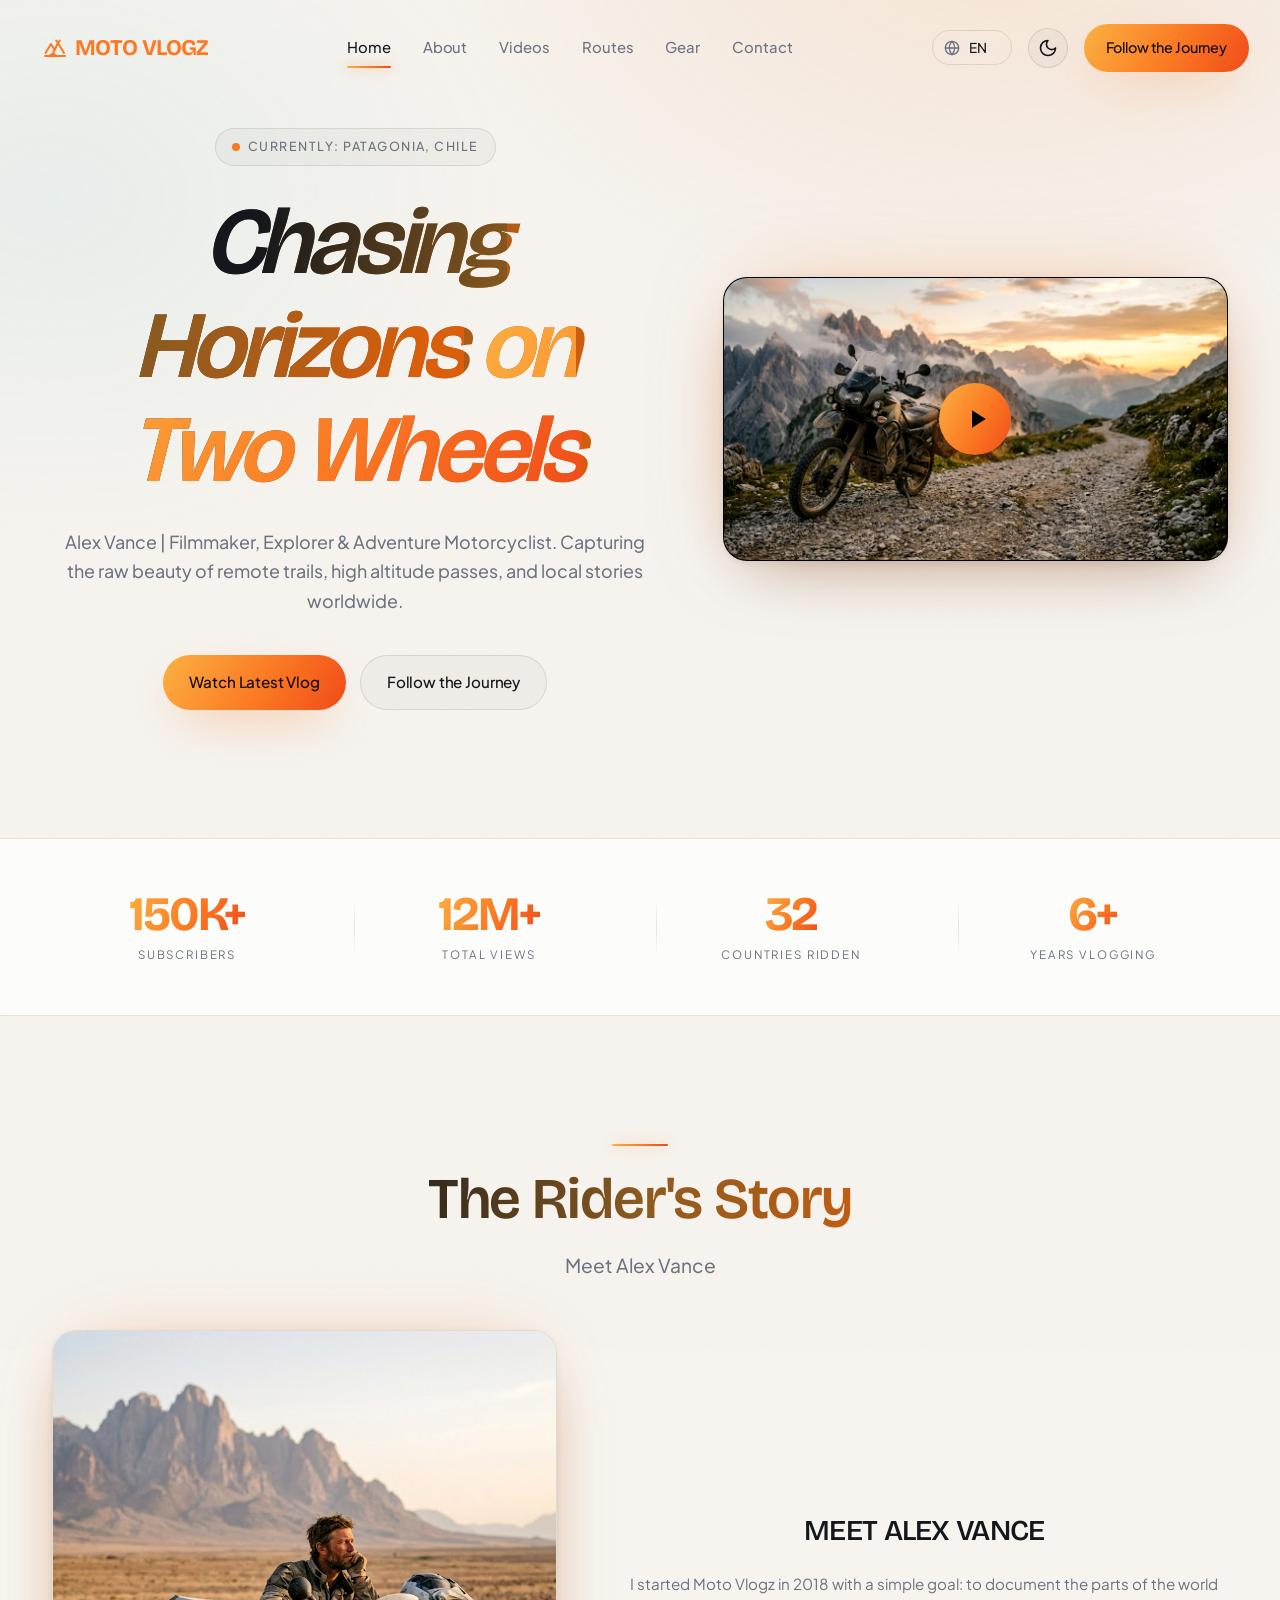
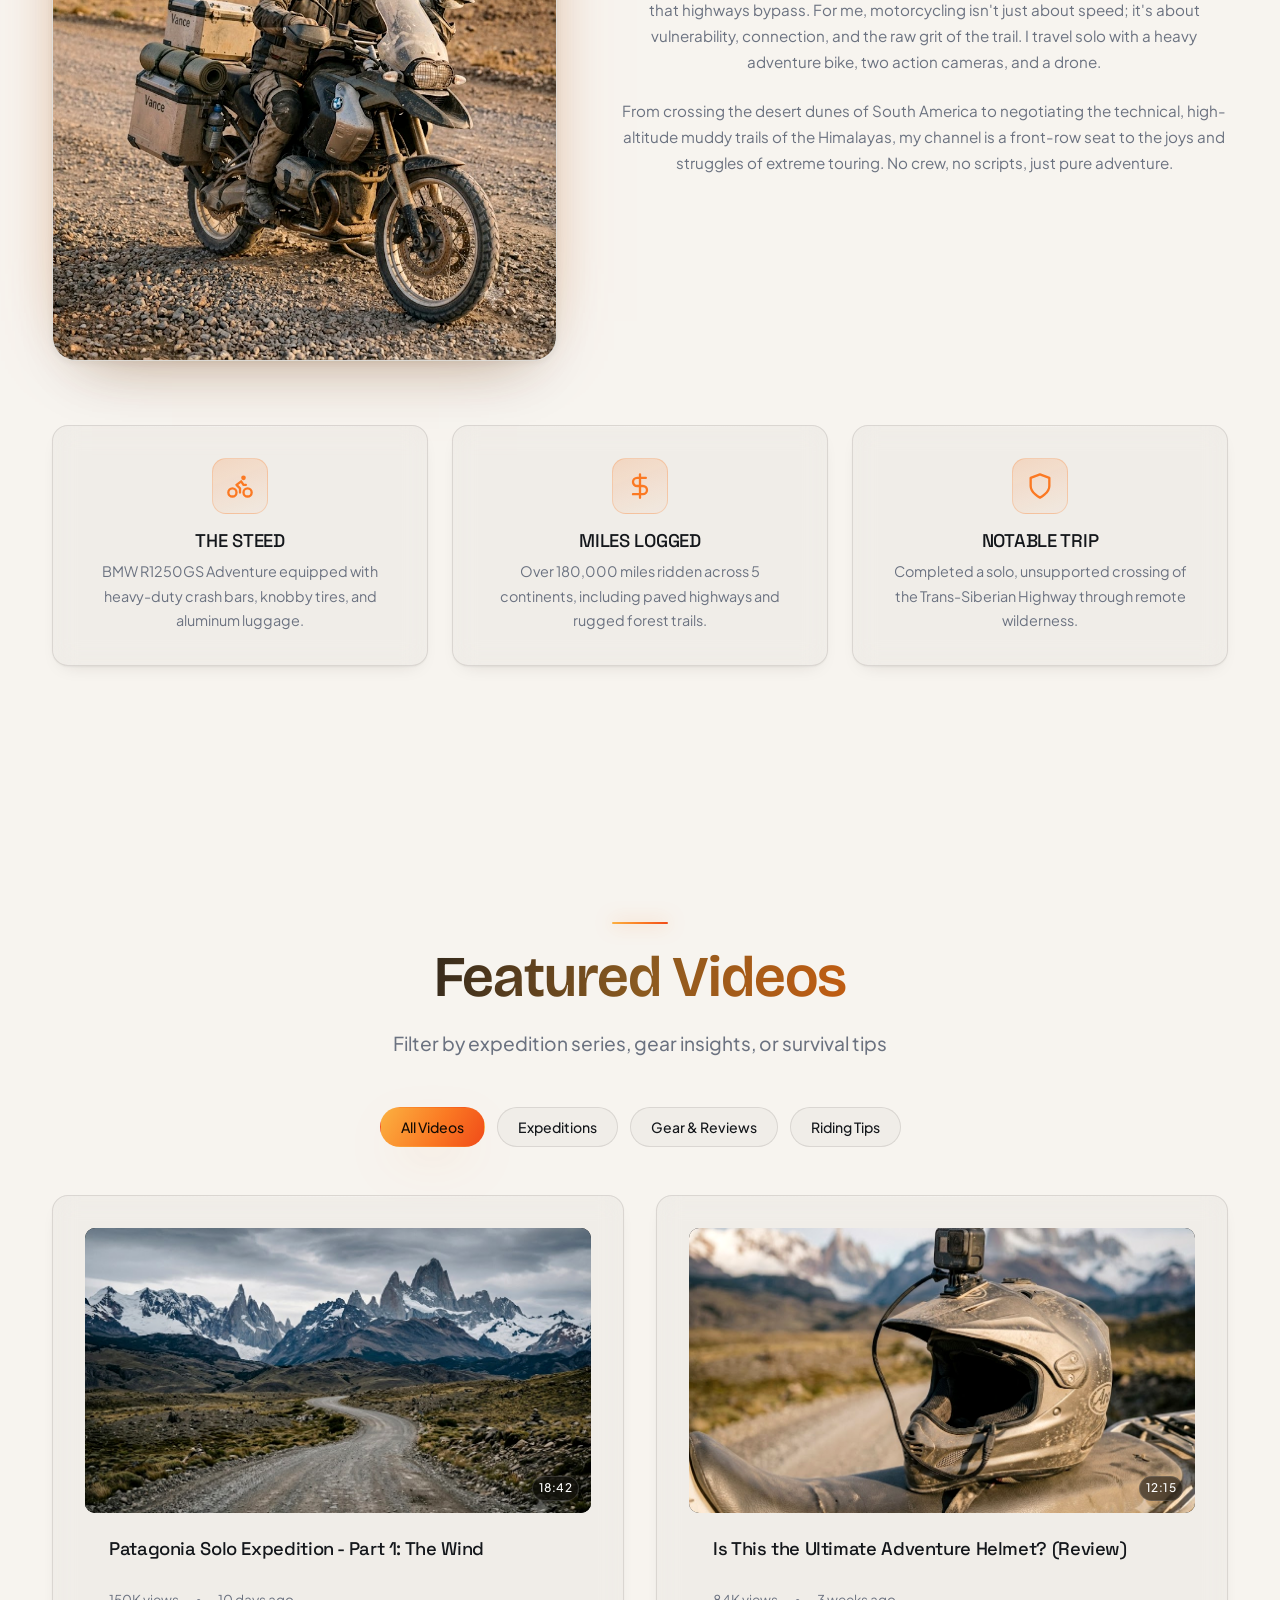
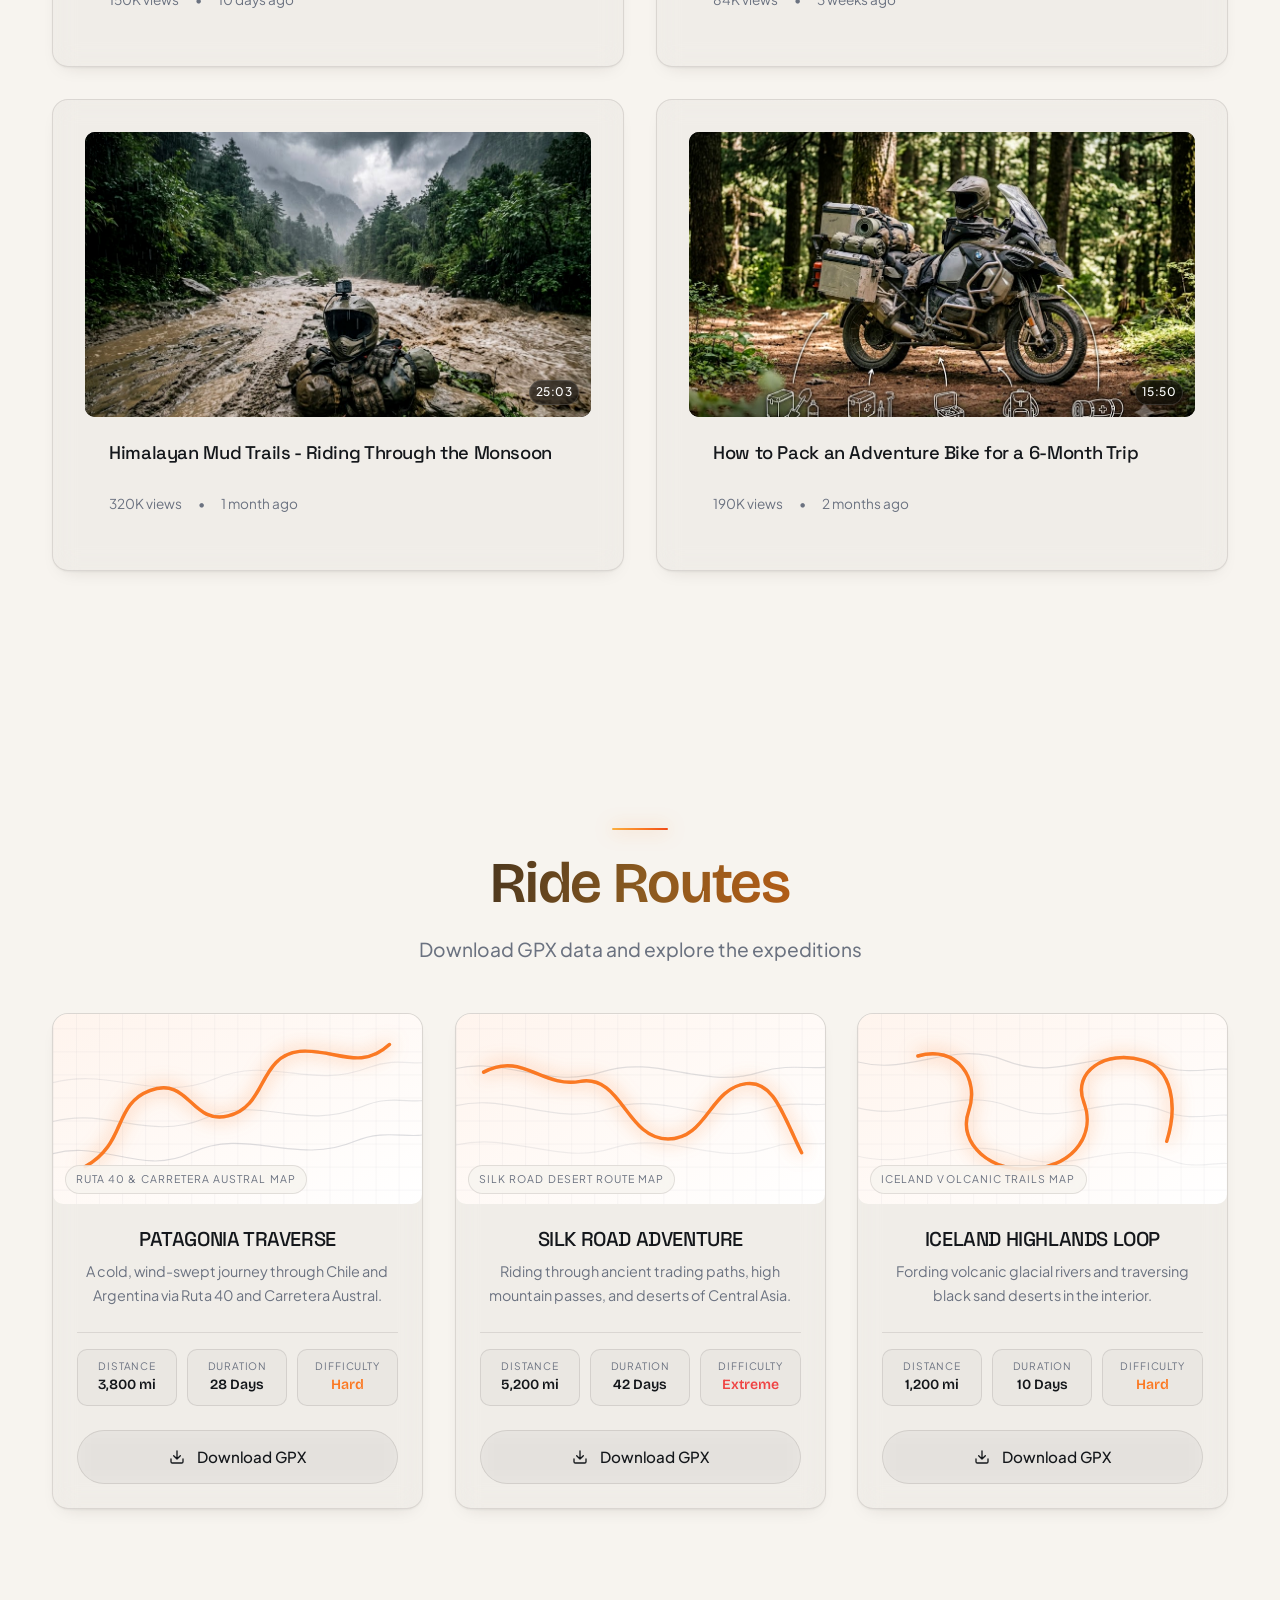
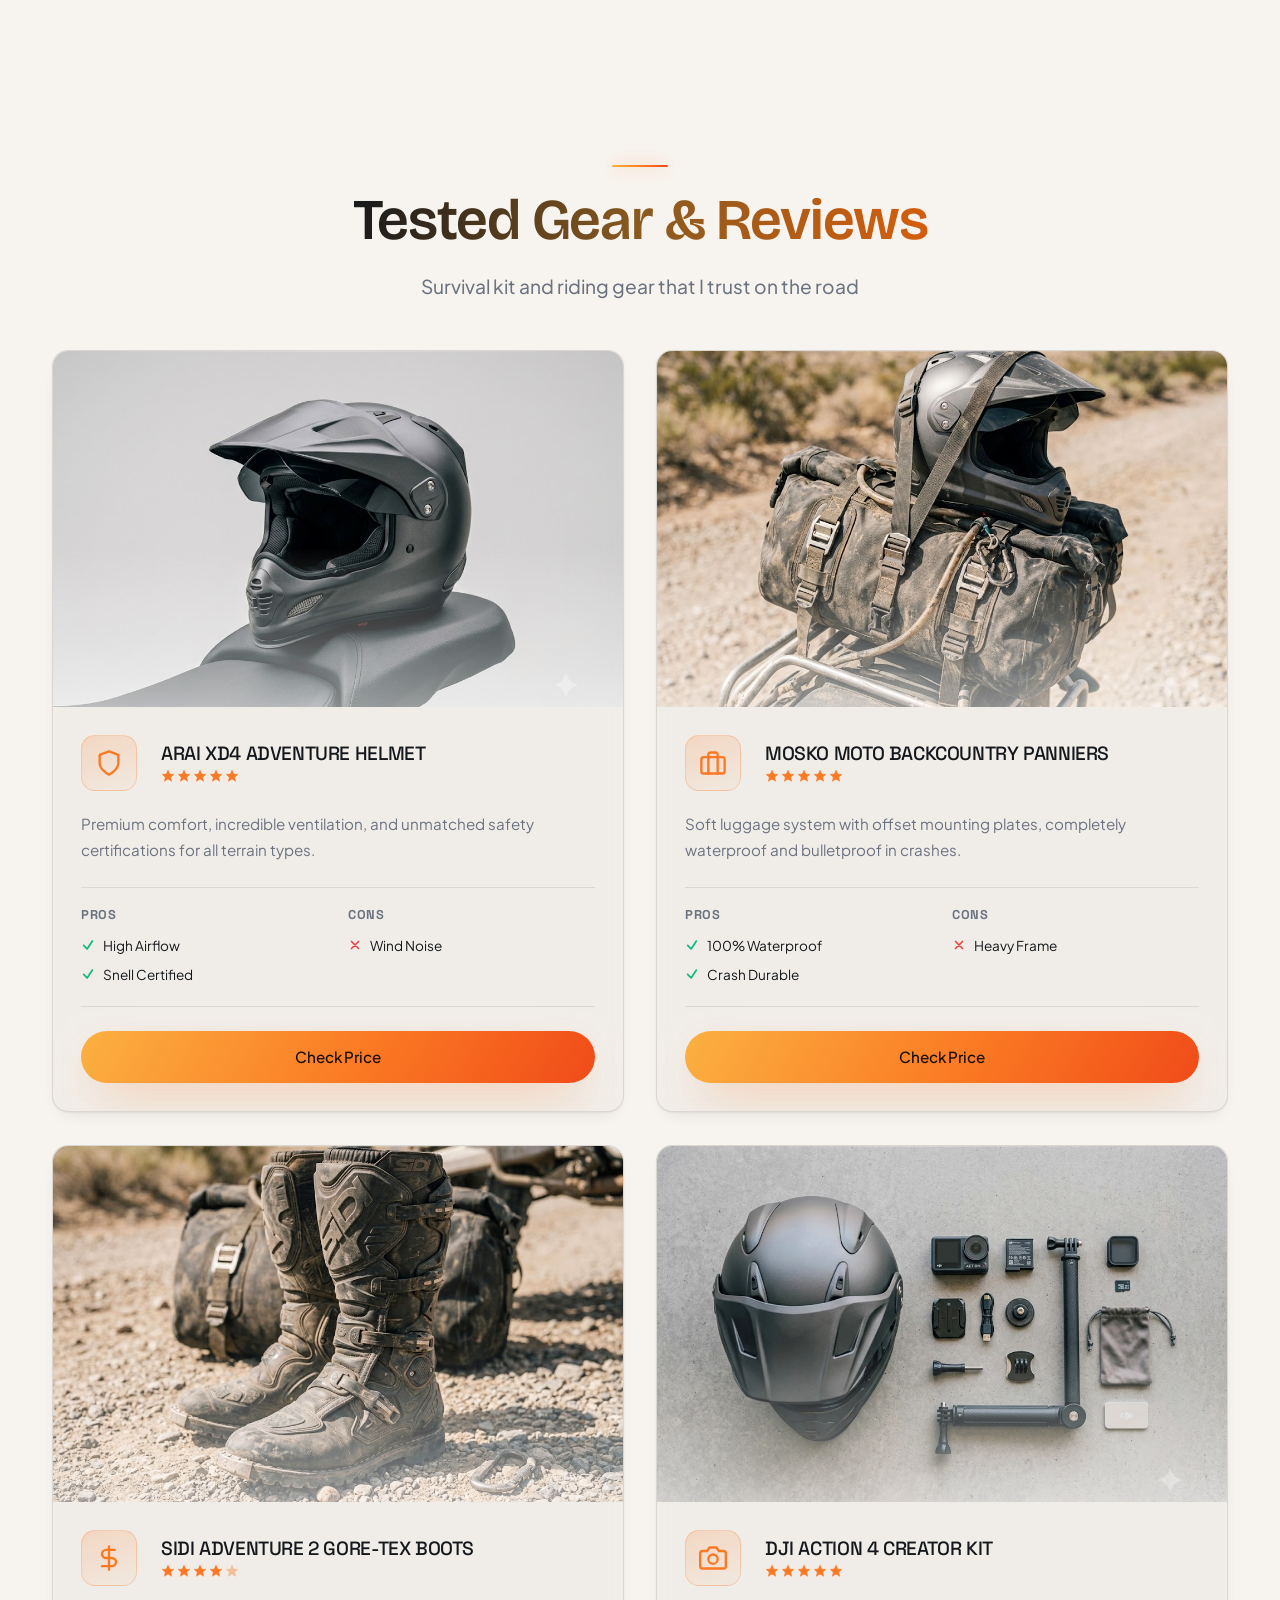
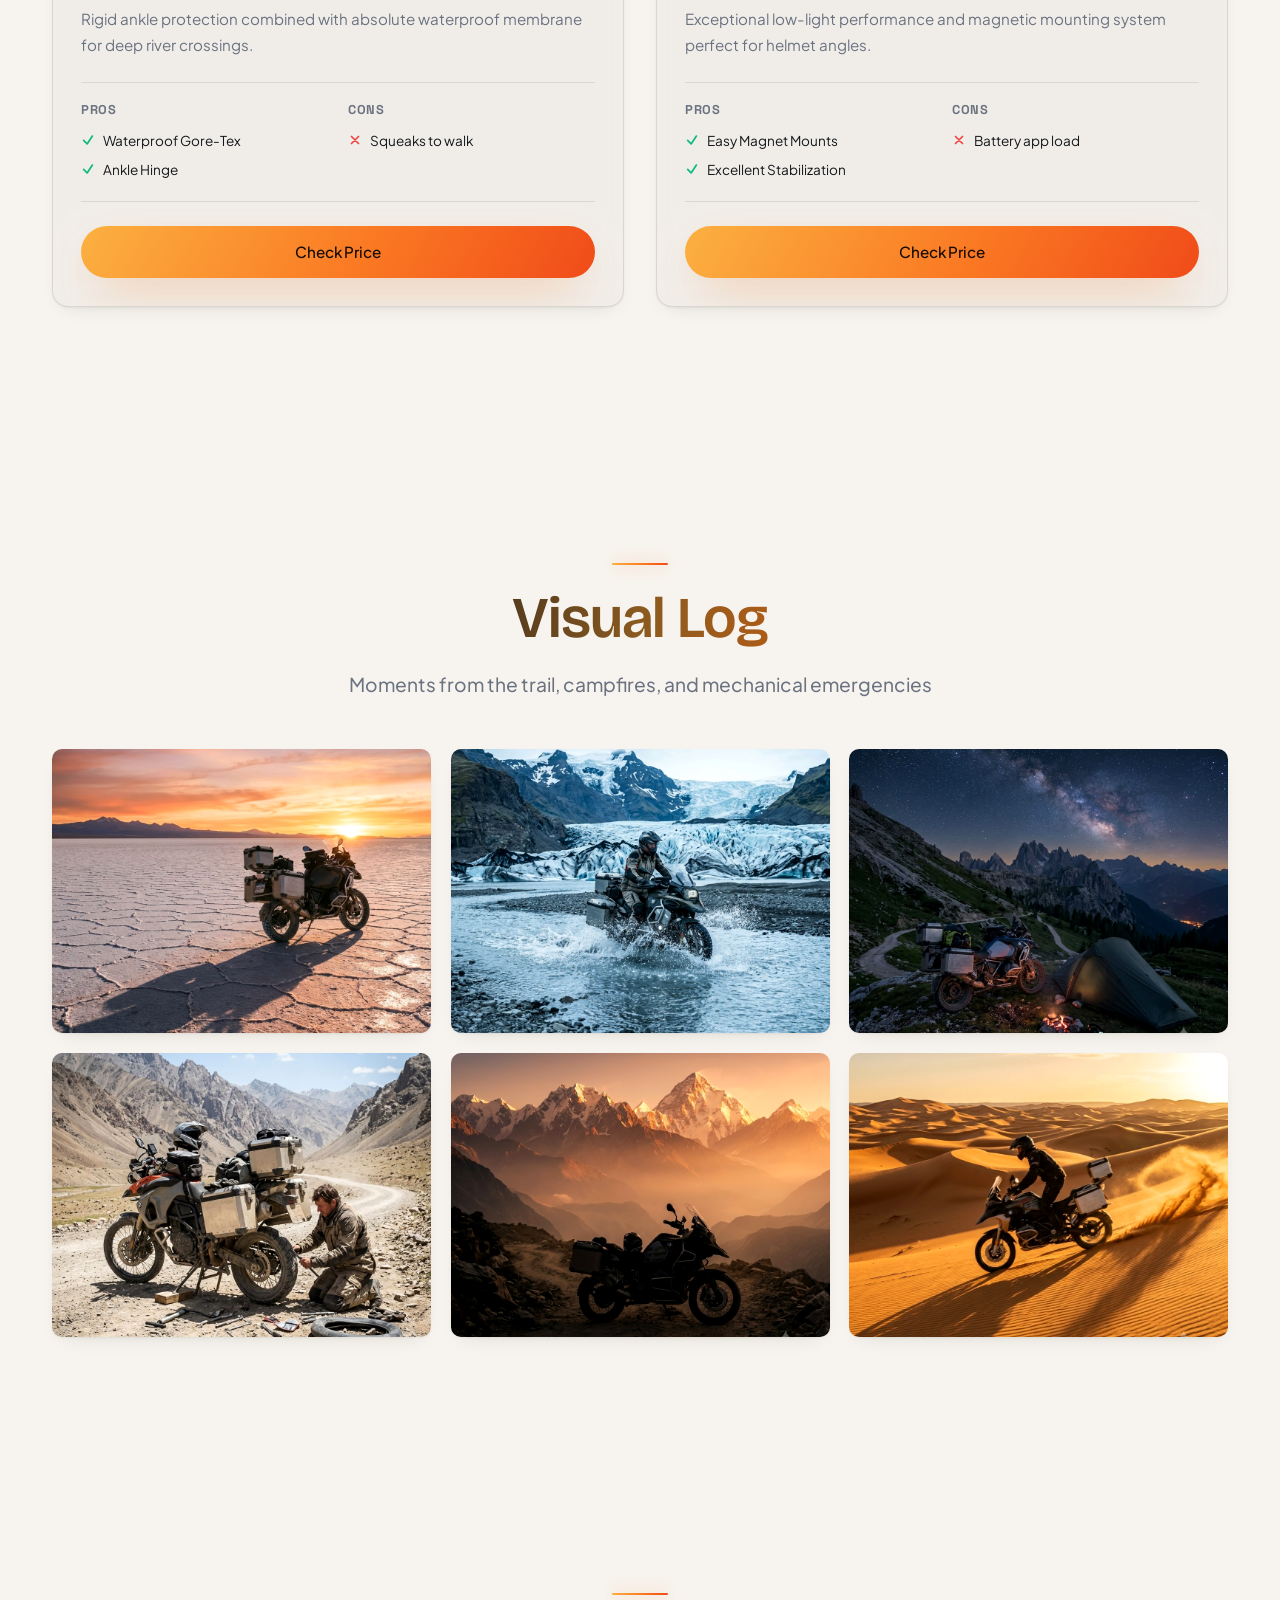
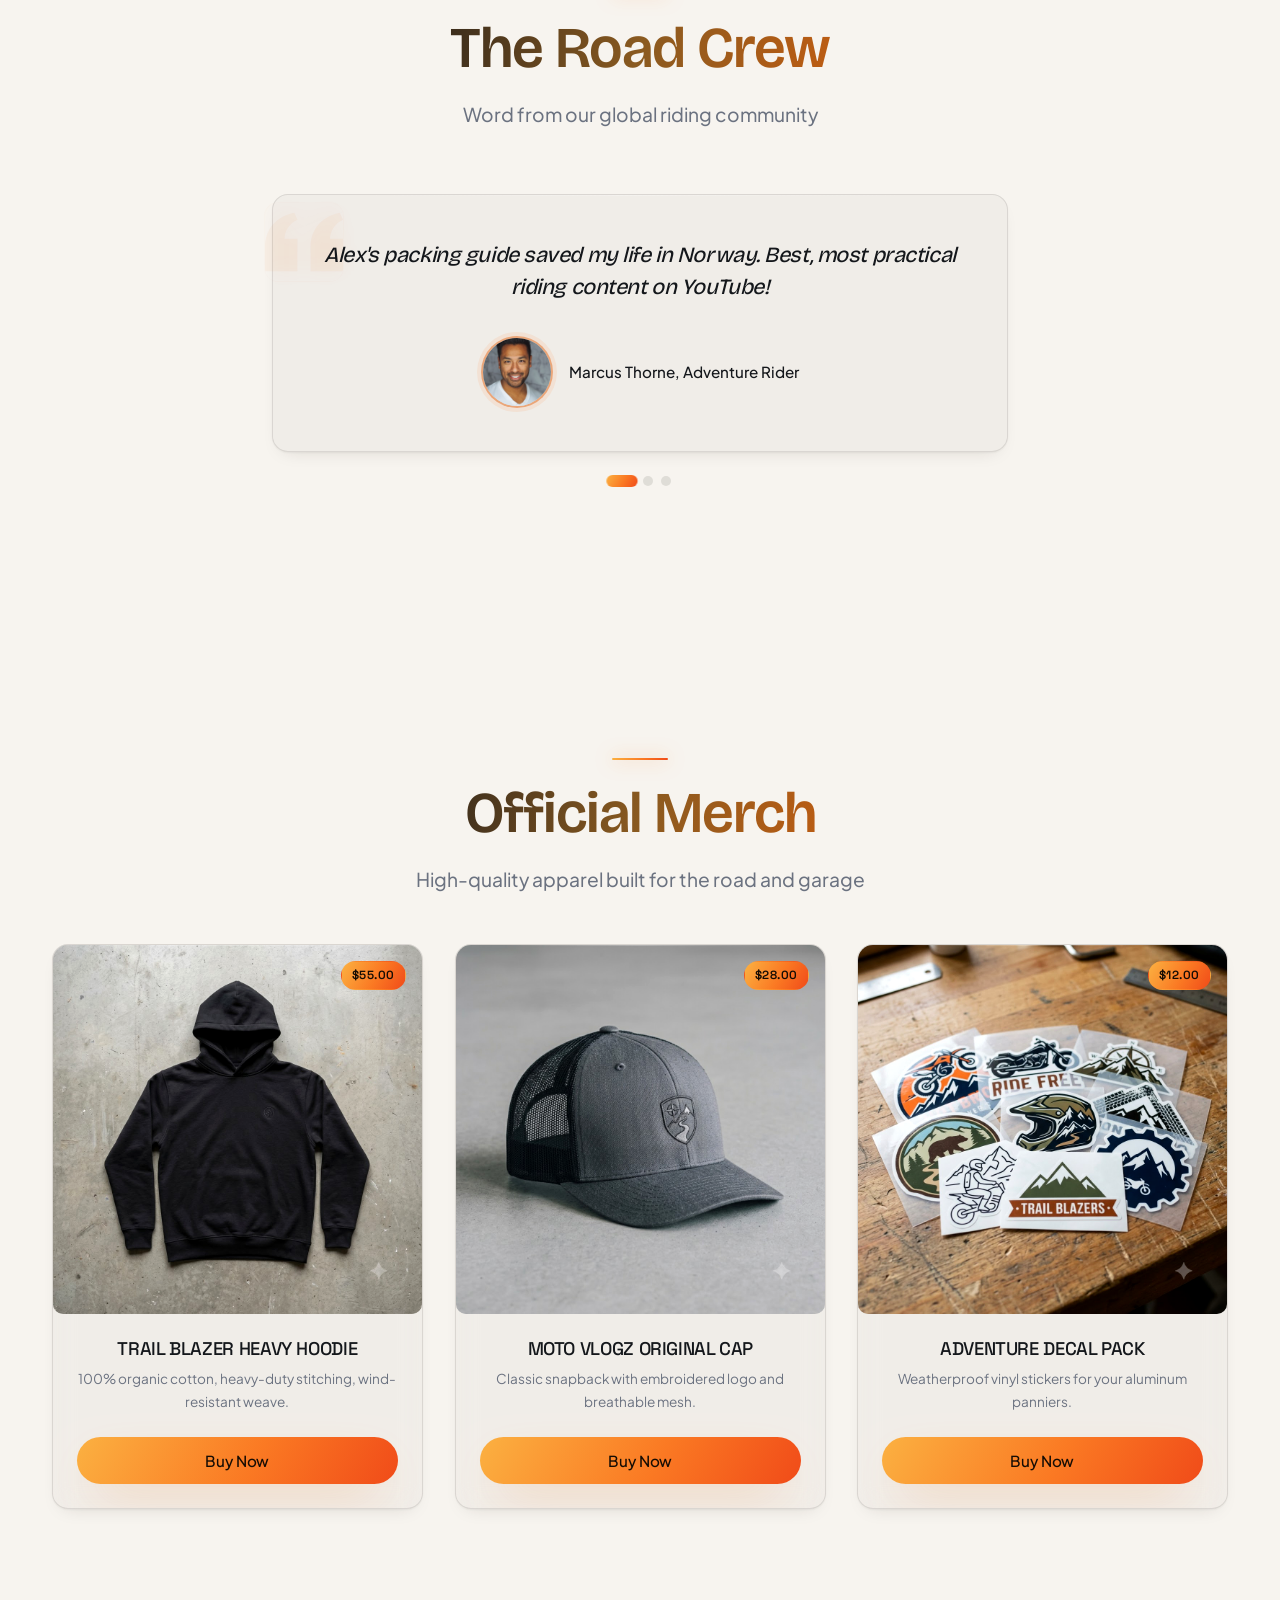
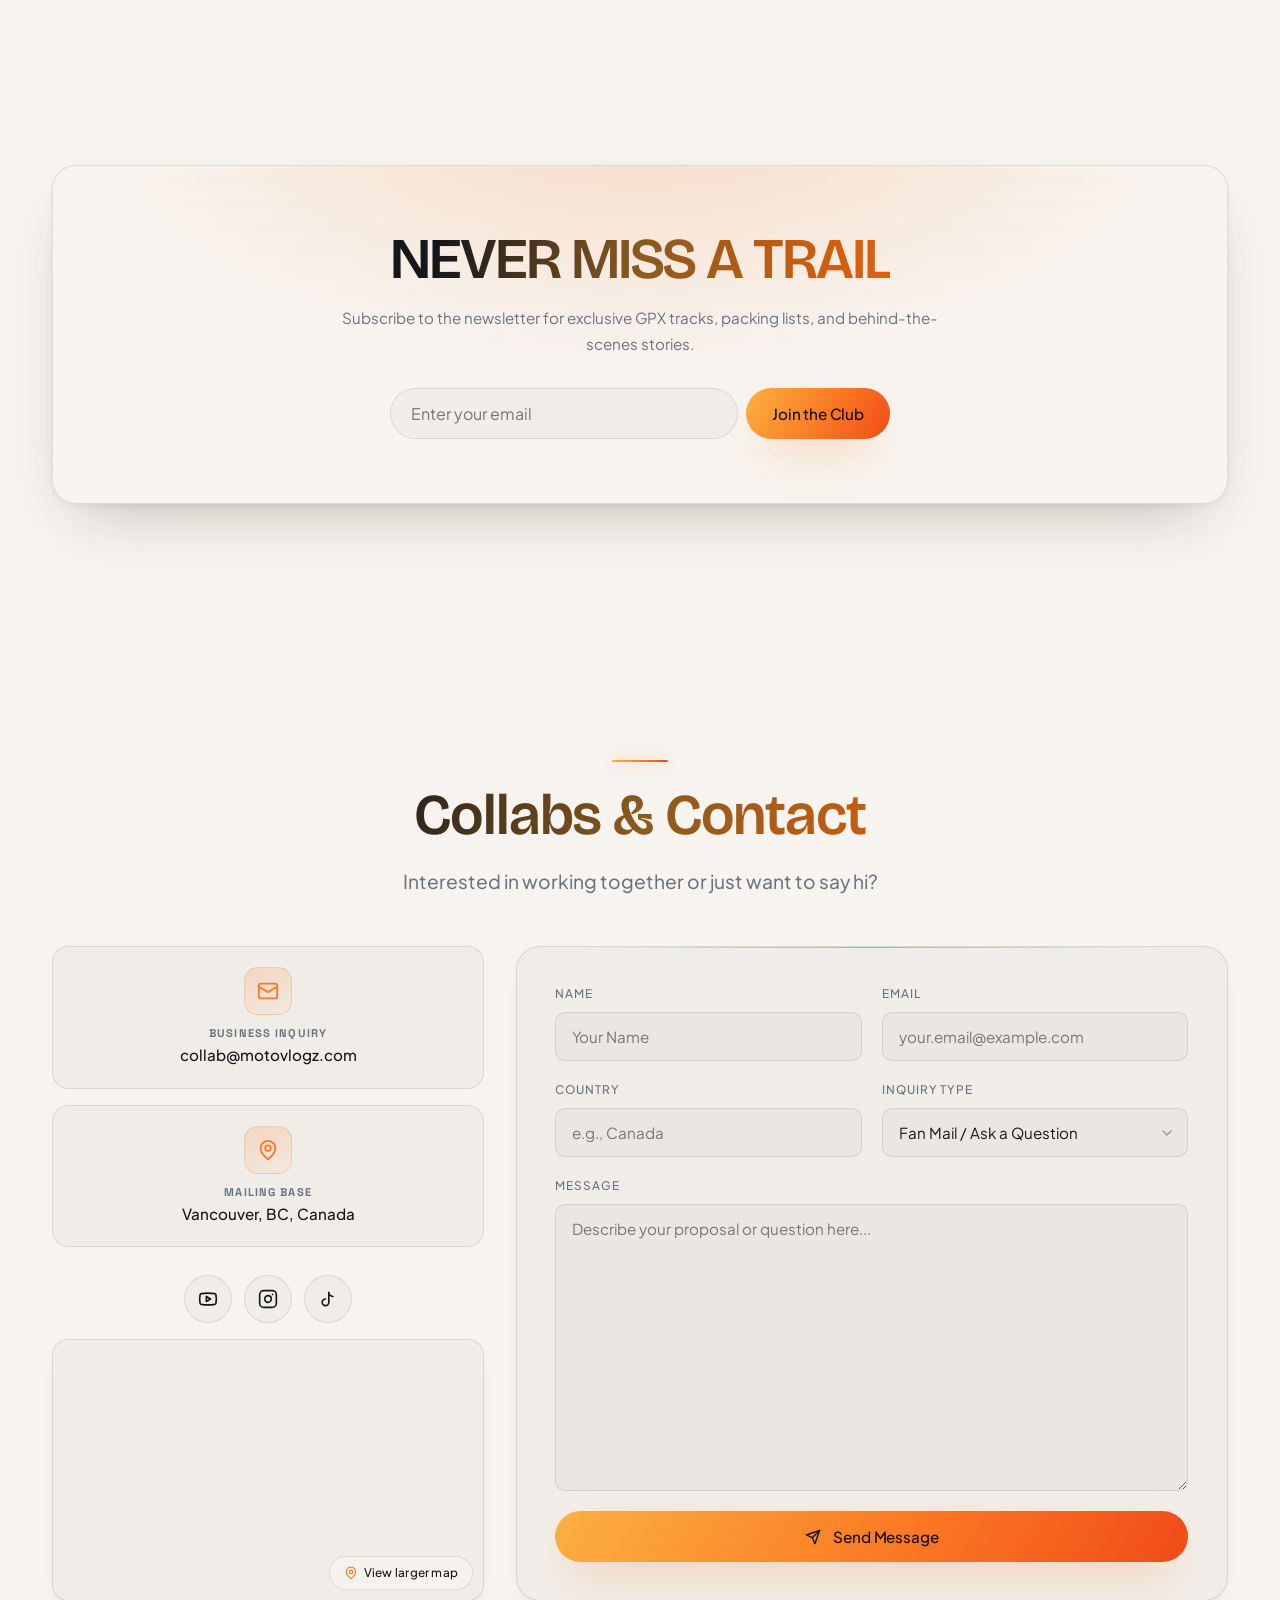
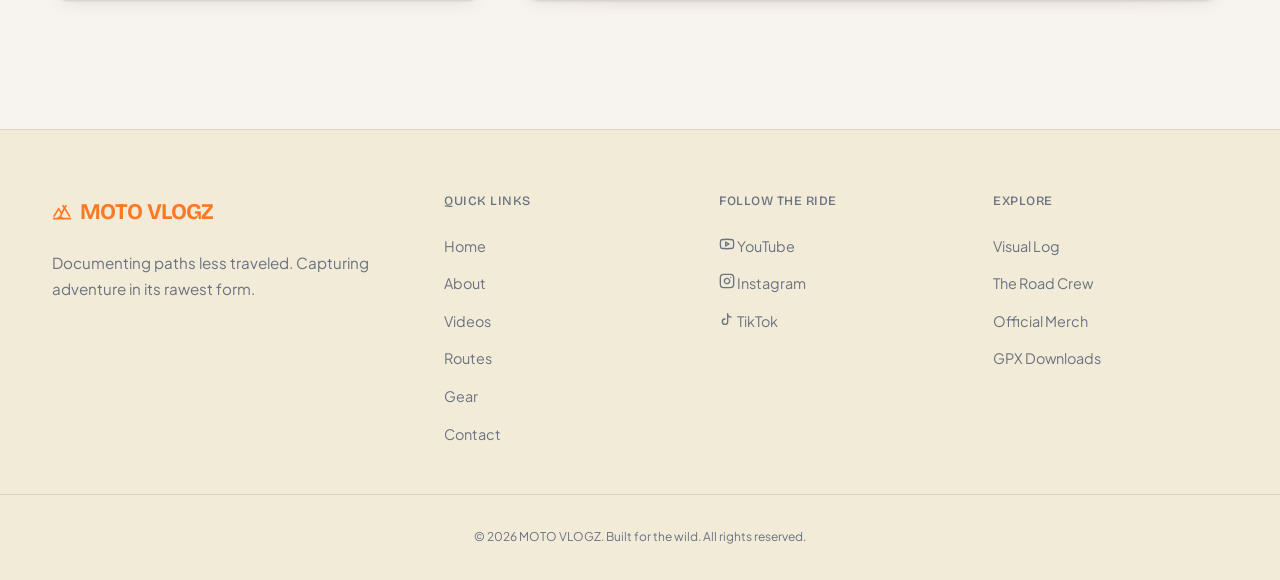
<file: index.html>
<!DOCTYPE html>
<html lang="en" data-theme="dark">

<head>
  <meta charset="UTF-8">
  <meta name="viewport" content="width=device-width, initial-scale=1.0">

  <!-- SEO Metadata (Step 14) -->
  <title>MOTO VLOGZ | Adventure &amp; Touring Moto Vlogger Alex Vance</title>
  <meta name="description"
    content="Join Alex Vance on Moto Vlogz as he documents solo adventure motorcycle expeditions, mountain passes, and remote trails. Download GPX tracks &amp; gear lists.">
  <meta name="keywords"
    content="moto vlog, adventure motorcycling, bmw r1250gs, motorcycle touring, gpx tracks, gear reviews, solo travel">
  <meta name="author" content="Alex Vance">

  <!-- Favicon Placeholder -->
  <link rel="icon" type="image/svg+xml"
    href="data:image/svg+xml,%3Csvg xmlns='http://www.w3.org/2000/svg' viewBox='0 0 24 24' fill='%23fe6e24'%3E%3Cpath d='M19 15c-1.66 0-3-1.34-3-3s1.34-3 3-3 3 1.34 3 3-1.34 3-3 3Zm-14 0c-1.66 0-3-1.34-3-3s1.34-3 3-3 3 1.34 3 3-1.34 3-3 3Zm14-8c-2.76 0-5 2.24-5 5h-4c0-2.76-2.24-5-5-5S1 9.24 1 12s2.24 5 5 5h12c2.76 0 5-2.24 5-5s-2.24-5-5-5Z'/%3E%3C/svg%3E">

  <!-- CSS Stylesheet (Step 13) -->
  <link rel="preconnect" href="https://fonts.googleapis.com">
  <link rel="preconnect" href="https://fonts.gstatic.com" crossorigin>
  <link rel="stylesheet" href="./assets/css/style.css">
  <link rel="stylesheet" href="./assets/css/premium.css">

  <!-- GA Tag Integration Placeholder (Step 15) -->
  <!-- GA_TAG -->

  <!-- Structured Metadata Schema: JSON-LD (Step 14) -->
  <script type="application/ld+json">
  {
    "@context": "https://schema.org",
    "@graph": [
      {
        "@type": "Person",
        "@id": "https://motovlogz.com/#alexvance",
        "name": "Alex Vance",
        "jobTitle": "Adventure Motorcyclist & Filmmaker",
        "description": "Solo adventurer documenting global motorcycle expeditions.",
        "url": "https://motovlogz.com",
        "sameAs": [
          "https://youtube.com/c/motovlogz",
          "https://instagram.com/motovlogz",
          "https://tiktok.com/@motovlogz"
        ]
      },
      {
        "@type": "VideoObject",
        "name": "Patagonia Solo Expedition - Part 1: The Wind",
        "description": "Riding solo through extreme winds on Ruta 40 and Carretera Austral.",
        "thumbnailUrl": "https://images.unsplash.com/photo-1599819811279-d5ad9cccf838",
        "uploadDate": "2026-08-15T12:00:00Z",
        "duration": "PT18M42S",
        "embedUrl": "https://www.youtube.com/embed/5KneLq5eRmc",
        "interactionStatistic": {
          "@type": "InteractionCounter",
          "interactionType": { "@type": "WatchAction" },
          "userInteractionCount": 150000
        }
      }
    ]
  }
  </script>
</head>

<body>

  <!-- HEADER & NAVIGATION (Step 4) -->
  <header id="header-nav" class="header-nav">
    <div class="nav-container">
      <a href="#home" class="logo">
        <svg xmlns="http://www.w3.org/2000/svg" viewBox="0 0 24 24" fill="none" stroke="currentColor" stroke-width="2"
          stroke-linecap="round" stroke-linejoin="round" width="24" height="24">
          <path d="M2 20h20" />
          <path d="m2.5 17 5.5-9 3.2 5.2" />
          <path d="m10.2 17 4.8-10 6 10" />
          <path d="M13.2 4.5 15 7l1.8-2.5" />
          <path d="M6.5 20c2-2.6 4.8-2.6 6.8 0" />
        </svg>
        <span data-i18n="nav.logo">MOTO VLOGZ</span>
      </a>

      <!-- Desktop Links (Step 4) -->
      <nav class="nav-links">
        <a href="#home" class="nav-link active" data-i18n="nav.home">Home</a>
        <a href="#about" class="nav-link" data-i18n="nav.about">About</a>
        <a href="#videos" class="nav-link" data-i18n="nav.videos">Videos</a>
        <a href="#routes" class="nav-link" data-i18n="nav.routes">Routes</a>
        <a href="#gear" class="nav-link" data-i18n="nav.gear">Gear</a>
        <a href="#contact" class="nav-link" data-i18n="nav.contact">Contact</a>
      </nav>

      <!-- Desktop Switches & CTA (Step 4, 5, 6) -->
      <div class="nav-actions">
        <!-- Language Switcher (Step 5) -->
        <div class="i18n-switcher">
          <svg xmlns="http://www.w3.org/2000/svg" viewBox="0 0 24 24" fill="none" stroke="currentColor" stroke-width="2"
            stroke-linecap="round" stroke-linejoin="round" width="16" height="16">
            <circle cx="12" cy="12" r="10" />
            <path d="M12 2a14.5 14.5 0 0 0 0 20 14.5 14.5 0 0 0 0-20M2 12h20" />
          </svg>
          <select id="lang-select-desktop" class="i18n-select" aria-label="Select Language">
            <option value="en">EN</option>
            <option value="es">ES</option>
            <option value="fr">FR</option>
          </select>
        </div>

        <!-- Theme Toggle (Step 6) -->
        <button id="theme-toggle-desktop" class="btn-icon-only" aria-label="Toggle Theme">
          <svg xmlns="http://www.w3.org/2000/svg" viewBox="0 0 24 24" fill="none" stroke="currentColor" stroke-width="2"
            stroke-linecap="round" stroke-linejoin="round" width="20" height="20">
            <path d="M12 3a6 6 0 0 0 9 9 9 9 0 1 1-9-9Z" />
          </svg>
        </button>

        <!-- Primary CTA (Step 4) -->
        <a href="#contact" class="btn btn-primary" data-i18n="nav.cta">Follow the Journey</a>
      </div>

      <!-- Hamburger Button (Step 4 drawer control) -->
      <button id="hamburger-btn" class="hamburger" aria-label="Open navigation drawer" aria-expanded="false">
        <span></span>
        <span></span>
        <span></span>
      </button>
    </div>
  </header>

  <!-- Mobile Drawer Menu (Step 4 hamburger overlay) -->
  <div id="drawer-overlay" class="drawer-overlay"></div>
  <div id="drawer-menu" class="drawer-menu" role="dialog" aria-modal="true" aria-label="Mobile Navigation Menu">
    <nav class="drawer-links">
      <a href="#home" class="drawer-link" data-i18n="nav.home">Home</a>
      <a href="#about" class="drawer-link" data-i18n="nav.about">About</a>
      <a href="#videos" class="drawer-link" data-i18n="nav.videos">Videos</a>
      <a href="#routes" class="drawer-link" data-i18n="nav.routes">Routes</a>
      <a href="#gear" class="drawer-link" data-i18n="nav.gear">Gear</a>
      <a href="#contact" class="drawer-link" data-i18n="nav.contact">Contact</a>
    </nav>
    <div class="drawer-actions">
      <div class="row">
        <!-- Globe + Language Switcher -->
        <div class="i18n-switcher">
          <svg xmlns="http://www.w3.org/2000/svg" viewBox="0 0 24 24" fill="none" stroke="currentColor" stroke-width="2"
            stroke-linecap="round" stroke-linejoin="round" width="16" height="16">
            <circle cx="12" cy="12" r="10" />
            <path d="M12 2a14.5 14.5 0 0 0 0 20 14.5 14.5 0 0 0 0-20M2 12h20" />
          </svg>
          <select id="lang-select-mobile" class="i18n-select" aria-label="Select Language">
            <option value="en">EN</option>
            <option value="es">ES</option>
            <option value="fr">FR</option>
          </select>
        </div>
        <!-- Theme Toggle inside Drawer (Step 6 requirement) -->
        <button id="theme-toggle-mobile" class="btn-icon-only" aria-label="Toggle Theme">
          <svg xmlns="http://www.w3.org/2000/svg" viewBox="0 0 24 24" fill="none" stroke="currentColor" stroke-width="2"
            stroke-linecap="round" stroke-linejoin="round" width="20" height="20">
            <path d="M12 3a6 6 0 0 0 9 9 9 9 0 1 1-9-9Z" />
          </svg>
        </button>
      </div>
      <!-- Primary Mobile CTA -->
      <a href="#contact" class="btn btn-primary" data-i18n="nav.cta">Follow the Journey</a>
    </div>
  </div>

  <main>
    <!-- HERO SECTION (Step 9 + 11 + 16.1 Adventure & Touring) -->
    <section id="home">
      <div class="container hero-grid">
        <div class="hero-content">
          <!-- Active Badge -->
          <div class="route-badge" data-i18n="hero.badge">Currently: Patagonia, Chile</div>

          <!-- H1 Main Header -->
          <h1 class="hero-title"><span data-i18n="hero.title_1">Chasing Horizons</span> <span class="accent"
              data-i18n="hero.title_2">on Two Wheels</span></h1>

          <p class="lead hero-subtitle" data-i18n="hero.subtitle">
            Alex Vance | Filmmaker, Explorer &amp; Adventure Motorcyclist. Capturing the raw beauty of remote trails,
            high altitude passes, and local stories worldwide.
          </p>

          <div class="hero-buttons">
            <a href="#videos" class="btn btn-primary" data-i18n="hero.watch_vlog">Watch Latest Vlog</a>
            <a href="#contact" class="btn btn-secondary" data-i18n="hero.follow">Follow the Journey</a>
          </div>
        </div>

        <!-- Latest Video Preview (Step 16.1 Widget) -->
        <div class="hero-media-wrapper">
          <div class="hero-media-frame">
            <!-- YOUTUBE_API (Step 15 Placeholder) -->
            <iframe id="youtube-player" src="about:blank" title="MOTO VLOGZ Expedition Video"
              allow="accelerometer; autoplay; clipboard-write; encrypted-media; gyroscope; picture-in-picture; web-share"
              allowfullscreen></iframe>

            <div id="video-overlay-play" class="video-overlay-play">
              <img src="assets/images/hero-video-cover.webp"
                alt="Video cover showing adventure motorcycle on gravel mountain pass" class="video-thumb"
                loading="eager">
              <div class="play-circle">
                <svg xmlns="http://www.w3.org/2000/svg" viewBox="0 0 24 24" width="30" height="30">
                  <path d="M8 5v14l11-7z" />
                </svg>
              </div>
            </div>
          </div>
        </div>
      </div>
    </section>
    <!-- TRUST BAR / STATS STRIP (Step 9) -->
    <div class="trust-bar">
      <div class="container stats-grid">
        <div class="stat-item">
          <div class="stat-val">150K+</div>
          <div class="stat-label" data-i18n="stats.subscribers">Subscribers</div>
        </div>
        <div class="stat-item">
          <div class="stat-val">12M+</div>
          <div class="stat-label" data-i18n="stats.views">Total Views</div>
        </div>
        <div class="stat-item">
          <div class="stat-val">32</div>
          <div class="stat-label" data-i18n="stats.countries">Countries Ridden</div>
        </div>
        <div class="stat-item">
          <div class="stat-val">6+</div>
          <div class="stat-label" data-i18n="stats.years">Years Vlogging</div>
        </div>
      </div>
    </div>

    <!-- ABOUT THE RIDER SECTION (Step 9) -->
    <section id="about">
      <div class="container">
        <div class="section-header">
          <h2 data-i18n="about.title">The Rider's Story</h2>
          <p data-i18n="about.subtitle">Meet Alex Vance</p>
        </div>

        <div class="about-grid">
          <div class="about-image-wrapper">
            <img src="assets/images/about-alex-vance.webp"
              alt="Alex Vance sitting on his loaded BMW GS adventure bike in a gravel road desert landscape"
              class="about-image" loading="lazy">
          </div>
          <div class="about-bio">
            <h3 data-i18n="about.subtitle">Meet Alex Vance</h3>
            <p data-i18n="about.bio_p1">I started Moto Vlogz in 2018 with a simple goal: to document the parts of the
              world that highways bypass. For me, motorcycling isn't just about speed; it's about vulnerability,
              connection, and the raw grit of the trail. I travel solo with a heavy adventure bike, two action cameras,
              and a drone.</p>
            <p data-i18n="about.bio_p2">From crossing the desert dunes of South America to negotiating the technical,
              high-altitude muddy trails of the Himalayas, my channel is a front-row seat to the joys and struggles of
              extreme touring. No crew, no scripts, just pure adventure.</p>
          </div>
        </div>

        <!-- Highlights Cards (Step 3 alignment: card-rule class) -->
        <div class="about-cards">
          <article class="card-rule">
            <div class="about-card-icon">
              <svg xmlns="http://www.w3.org/2000/svg" viewBox="0 0 24 24" fill="none" stroke="currentColor"
                stroke-width="2" stroke-linecap="round" stroke-linejoin="round" width="28" height="28">
                <circle cx="18.5" cy="17.5" r="3.5" />
                <circle cx="5.5" cy="17.5" r="3.5" />
                <circle cx="15" cy="5" r="1" />
                <path d="M12 17.5V14l-3-3 4-3 2 3h2" />
              </svg>
            </div>
            <h4 class="about-card-title" data-i18n="about.card_bike_title">The Steed</h4>
            <p class="about-card-desc" data-i18n="about.card_bike_desc">BMW R1250GS Adventure equipped with heavy-duty
              crash bars, knobby tires, and aluminum luggage.</p>
          </article>

          <article class="card-rule">
            <div class="about-card-icon">
              <svg xmlns="http://www.w3.org/2000/svg" viewBox="0 0 24 24" fill="none" stroke="currentColor"
                stroke-width="2" stroke-linecap="round" stroke-linejoin="round" width="28" height="28">
                <path d="M12 2v20M17 5H9.5a3.5 3.5 0 0 0 0 7h5a3.5 3.5 0 0 1 0 7H6" />
              </svg>
            </div>
            <h4 class="about-card-title" data-i18n="about.card_miles_title">Miles Logged</h4>
            <p class="about-card-desc" data-i18n="about.card_miles_desc">Over 180,000 miles ridden across 5 continents,
              including paved highways and rugged forest trails.</p>
          </article>

          <article class="card-rule">
            <div class="about-card-icon">
              <svg xmlns="http://www.w3.org/2000/svg" viewBox="0 0 24 24" fill="none" stroke="currentColor"
                stroke-width="2" stroke-linecap="round" stroke-linejoin="round" width="28" height="28">
                <path d="M12 22s8-4 8-10V5l-8-3-8 3v7c0 6 8 10 8 10z" />
              </svg>
            </div>
            <h4 class="about-card-title" data-i18n="about.card_trip_title">Notable Trip</h4>
            <p class="about-card-desc" data-i18n="about.card_trip_desc">Completed a solo, unsupported crossing of the
              Trans-Siberian Highway through remote wilderness.</p>
          </article>
        </div>
      </div>
    </section>

    <!-- CORE 1: FEATURED VIDEOS GRID (Step 9 + 16.1 filterable by series/category) -->
    <section id="videos">
      <div class="container">
        <div class="section-header">
          <h2 data-i18n="videos.title">Featured Videos</h2>
          <p data-i18n="videos.subtitle">Filter by expedition series, gear insights, or survival tips</p>
        </div>

        <!-- Filter tabs -->
        <div class="filter-tabs">
          <button class="filter-btn active" data-filter="all" data-i18n="videos.filter_all">All Videos</button>
          <button class="filter-btn" data-filter="expedition" data-i18n="videos.filter_expedition">Expeditions</button>
          <button class="filter-btn" data-filter="gear" data-i18n="videos.filter_gear">Gear &amp; Reviews</button>
          <button class="filter-btn" data-filter="tips" data-i18n="videos.filter_tips">Riding Tips</button>
        </div>

        <!-- Videos grid -->
        <div class="videos-grid">
          <!-- Video 1 (Expedition) -->
          <article class="card-rule video-card" data-category="expedition">
            <div class="video-thumb-container">
              <img src="assets/images/video-patagonia-pass.webp" alt="Mountain pass with gravel road in Patagonia"
                class="video-thumb" loading="lazy">
              <span class="video-duration">18:42</span>
              <div class="video-play-overlay">
                <div class="video-play-circle">
                  <svg xmlns="http://www.w3.org/2000/svg" viewBox="0 0 24 24" width="20" height="20">
                    <path d="M8 5v14l11-7z" />
                  </svg>
                </div>
              </div>
            </div>
            <div class="video-info">
              <h4 class="video-card-title" data-i18n="videos.video_1_title">Patagonia Solo Expedition - Part 1: The Wind
              </h4>
              <div class="video-meta">
                <span>150K <span data-i18n="videos.views">views</span></span>
                <span>•</span>
                <span>10 days ago</span>
              </div>
            </div>
          </article>

          <!-- Video 2 (Gear) -->
          <article class="card-rule video-card" data-category="gear">
            <div class="video-thumb-container">
              <img src="assets/images/video-helmet-review.webp"
                alt="Adventure helmet with action camera mount sitting on bike seat" class="video-thumb" loading="lazy">
              <span class="video-duration">12:15</span>
              <div class="video-play-overlay">
                <div class="video-play-circle">
                  <svg xmlns="http://www.w3.org/2000/svg" viewBox="0 0 24 24" width="20" height="20">
                    <path d="M8 5v14l11-7z" />
                  </svg>
                </div>
              </div>
            </div>
            <div class="video-info">
              <h4 class="video-card-title" data-i18n="videos.video_2_title">Is This the Ultimate Adventure Helmet?
                (Review)</h4>
              <div class="video-meta">
                <span>84K <span data-i18n="videos.views">views</span></span>
                <span>•</span>
                <span>3 weeks ago</span>
              </div>
            </div>
          </article>

          <!-- Video 3 (Expedition) -->
          <article class="card-rule video-card" data-category="expedition">
            <div class="video-thumb-container">
              <img src="assets/images/video-himalayan-mud.webp"
                alt="Muddy river crossing trail in the Himalayas during rain" class="video-thumb" loading="lazy">
              <span class="video-duration">25:03</span>
              <div class="video-play-overlay">
                <div class="video-play-circle">
                  <svg xmlns="http://www.w3.org/2000/svg" viewBox="0 0 24 24" width="20" height="20">
                    <path d="M8 5v14l11-7z" />
                  </svg>
                </div>
              </div>
            </div>
            <div class="video-info">
              <h4 class="video-card-title" data-i18n="videos.video_3_title">Himalayan Mud Trails - Riding Through the
                Monsoon</h4>
              <div class="video-meta">
                <span>320K <span data-i18n="videos.views">views</span></span>
                <span>•</span>
                <span>1 month ago</span>
              </div>
            </div>
          </article>

          <!-- Video 4 (Tips) -->
          <article class="card-rule video-card" data-category="tips">
            <div class="video-thumb-container">
              <img src="assets/images/video-packing-guide.webp"
                alt="Fully packed adventure bike standing on forest floor trail" class="video-thumb" loading="lazy">
              <span class="video-duration">15:50</span>
              <div class="video-play-overlay">
                <div class="video-play-circle">
                  <svg xmlns="http://www.w3.org/2000/svg" viewBox="0 0 24 24" width="20" height="20">
                    <path d="M8 5v14l11-7z" />
                  </svg>
                </div>
              </div>
            </div>
            <div class="video-info">
              <h4 class="video-card-title" data-i18n="videos.video_4_title">How to Pack an Adventure Bike for a 6-Month
                Trip</h4>
              <div class="video-meta">
                <span>190K <span data-i18n="videos.views">views</span></span>
                <span>•</span>
                <span>2 months ago</span>
              </div>
            </div>
          </article>
        </div>
      </div>
    </section>

    <!-- CORE 2: RIDE ROUTES SECTION (Step 9 + 16.1 secondary map cards) -->
    <section id="routes">
      <div class="container">
        <div class="section-header">
          <h2 data-i18n="routes.title">Ride Routes</h2>
          <p data-i18n="routes.subtitle">Download GPX data and explore the expeditions</p>
        </div>

        <div class="routes-grid">
          <!-- Route 1 -->
          <article class="card-rule route-card">
            <!-- Simulated interactive route map (Step 15 Map placeholder) -->
            <div class="route-map-placeholder">
              <svg class="route-map-svg" viewBox="0 0 320 180" preserveAspectRatio="xMidYMid slice" role="img"
                aria-label="Ruta 40 &amp; Carretera Austral Map">
                <defs>
                  <linearGradient id="routeGrad1" x1="0" y1="0" x2="1" y2="1">
                    <stop offset="0%" stop-color="hsl(36,96%,62%)" />
                    <stop offset="60%" stop-color="hsl(24,96%,56%)" />
                    <stop offset="100%" stop-color="hsl(14,88%,52%)" />
                  </linearGradient>
                  <pattern id="routeGrid1" width="20" height="20" patternUnits="userSpaceOnUse">
                    <path d="M20 0H0V20" fill="none" stroke="currentColor" stroke-width=".5" opacity=".18" />
                  </pattern>
                </defs>

                <rect width="320" height="180" fill="url(#routeGrid1)" />
                <g class="route-contours" fill="none" stroke="currentColor" stroke-width="1">
                  <path d="M-10,132 C40,112 74,150 120,128 C168,105 210,140 262,118 C290,106 312,118 330,110"
                    opacity=".3" />
                  <path d="M-10,104 C44,84 80,120 132,98 C182,77 214,110 268,88 C296,76 314,88 330,80" opacity=".22" />
                  <path d="M-10,70 C48,50 88,86 140,64 C190,43 222,74 274,54 C300,44 316,54 330,48" opacity=".16" />
                </g>

                <path class="route-trail-ghost"
                  d="M28,140 C64,120 52,86 84,74 C118,61 120,104 152,96 C186,88 178,44 214,40 C244,37 266,58 292,34"
                  fill="none" stroke="currentColor" stroke-width="3" stroke-linecap="round" stroke-linejoin="round"
                  opacity=".22" />
                <path class="map-svg-trail route-trail"
                  d="M28,140 C64,120 52,86 84,74 C118,61 120,104 152,96 C186,88 178,44 214,40 C244,37 266,58 292,34"
                  fill="none" stroke="url(#routeGrad1)" stroke-width="3.4" stroke-linecap="round"
                  stroke-linejoin="round" />
              </svg>
              <span class="caption route-map-caption">Ruta 40 &amp; Carretera Austral Map</span>
            </div>

            <div class="route-card-info">
              <h4 class="route-card-title" data-i18n="routes.route_1_title">Patagonia Traverse</h4>
              <p class="route-card-desc" data-i18n="routes.route_1_desc">A cold, wind-swept journey through Chile and
                Argentina via Ruta 40 and Carretera Austral.</p>

              <div class="route-specs">
                <div class="route-spec-item">
                  <span class="route-spec-label" data-i18n="routes.distance">Distance</span>
                  <span class="route-spec-val">3,800 mi</span>
                </div>
                <div class="route-spec-item">
                  <span class="route-spec-label" data-i18n="routes.duration">Duration</span>
                  <span class="route-spec-val">28 Days</span>
                </div>
                <div class="route-spec-item">
                  <span class="route-spec-label" data-i18n="routes.difficulty">Difficulty</span>
                  <span class="route-spec-val" style="color:var(--color-primary)">Hard</span>
                </div>
              </div>

              <!-- Stripe/PayPal/Download GPX placeholder -->
              <a href="#" class="btn btn-secondary"
                onclick="event.preventDefault(); alert('GPX file download simulation initialized.');">
                <svg xmlns="http://www.w3.org/2000/svg" viewBox="0 0 24 24" fill="none" stroke="currentColor"
                  stroke-width="2" stroke-linecap="round" stroke-linejoin="round" width="16" height="16">
                  <path d="M21 15v4a2 2 0 0 1-2 2H5a2 2 0 0 1-2-2v-4M7 10l5 5 5-5M12 15V3" />
                </svg>
                <span data-i18n="routes.download_gpx">Download GPX</span>
              </a>
            </div>
          </article>

          <!-- Route 2 -->
          <article class="card-rule route-card">
            <div class="route-map-placeholder">
              <svg class="route-map-svg" viewBox="0 0 320 180" preserveAspectRatio="xMidYMid slice" role="img"
                aria-label="Silk Road Desert Route Map">
                <defs>
                  <linearGradient id="routeGrad2" x1="0" y1="0" x2="1" y2="1">
                    <stop offset="0%" stop-color="hsl(36,96%,62%)" />
                    <stop offset="60%" stop-color="hsl(24,96%,56%)" />
                    <stop offset="100%" stop-color="hsl(14,88%,52%)" />
                  </linearGradient>
                  <pattern id="routeGrid2" width="20" height="20" patternUnits="userSpaceOnUse">
                    <path d="M20 0H0V20" fill="none" stroke="currentColor" stroke-width=".5" opacity=".18" />
                  </pattern>
                </defs>

                <rect width="320" height="180" fill="url(#routeGrid2)" />
                <g class="route-contours" fill="none" stroke="currentColor" stroke-width="1">
                  <path d="M-10,58 C36,40 76,74 126,58 C176,42 214,74 264,58 C292,49 314,58 330,52" opacity=".28" />
                  <path d="M-10,90 C40,72 82,106 132,90 C182,74 218,106 268,90 C296,81 314,90 330,84" opacity=".2" />
                  <path d="M-10,124 C44,106 86,140 136,124 C186,108 222,140 272,124 C298,115 316,124 330,118"
                    opacity=".14" />
                </g>

                <path class="route-trail-ghost"
                  d="M24,58 C58,40 74,72 108,66 C144,60 148,116 184,116 C218,116 220,72 252,68 C276,65 284,96 300,128"
                  fill="none" stroke="currentColor" stroke-width="3" stroke-linecap="round" stroke-linejoin="round"
                  opacity=".22" />
                <path class="map-svg-trail route-trail"
                  d="M24,58 C58,40 74,72 108,66 C144,60 148,116 184,116 C218,116 220,72 252,68 C276,65 284,96 300,128"
                  fill="none" stroke="url(#routeGrad2)" stroke-width="3.4" stroke-linecap="round"
                  stroke-linejoin="round" />
              </svg>
              <span class="caption route-map-caption">Silk Road Desert Route Map</span>
            </div>

            <div class="route-card-info">
              <h4 class="route-card-title" data-i18n="routes.route_2_title">Silk Road Adventure</h4>
              <p class="route-card-desc" data-i18n="routes.route_2_desc">Riding through ancient trading paths, high
                mountain passes, and deserts of Central Asia.</p>

              <div class="route-specs">
                <div class="route-spec-item">
                  <span class="route-spec-label" data-i18n="routes.distance">Distance</span>
                  <span class="route-spec-val">5,200 mi</span>
                </div>
                <div class="route-spec-item">
                  <span class="route-spec-label" data-i18n="routes.duration">Duration</span>
                  <span class="route-spec-val">42 Days</span>
                </div>
                <div class="route-spec-item">
                  <span class="route-spec-label" data-i18n="routes.difficulty">Difficulty</span>
                  <span class="route-spec-val" style="color:var(--color-error)">Extreme</span>
                </div>
              </div>

              <a href="#" class="btn btn-secondary"
                onclick="event.preventDefault(); alert('GPX file download simulation initialized.');">
                <svg xmlns="http://www.w3.org/2000/svg" viewBox="0 0 24 24" fill="none" stroke="currentColor"
                  stroke-width="2" stroke-linecap="round" stroke-linejoin="round" width="16" height="16">
                  <path d="M21 15v4a2 2 0 0 1-2 2H5a2 2 0 0 1-2-2v-4M7 10l5 5 5-5M12 15V3" />
                </svg>
                <span data-i18n="routes.download_gpx">Download GPX</span>
              </a>
            </div>
          </article>

          <!-- Route 3 -->
          <article class="card-rule route-card">
            <div class="route-map-placeholder">
              <svg class="route-map-svg" viewBox="0 0 320 180" preserveAspectRatio="xMidYMid slice" role="img"
                aria-label="Iceland Volcanic Trails Map">
                <defs>
                  <linearGradient id="routeGrad3" x1="0" y1="0" x2="1" y2="1">
                    <stop offset="0%" stop-color="hsl(36,96%,62%)" />
                    <stop offset="60%" stop-color="hsl(24,96%,56%)" />
                    <stop offset="100%" stop-color="hsl(14,88%,52%)" />
                  </linearGradient>
                  <pattern id="routeGrid3" width="20" height="20" patternUnits="userSpaceOnUse">
                    <path d="M20 0H0V20" fill="none" stroke="currentColor" stroke-width=".5" opacity=".18" />
                  </pattern>
                </defs>

                <rect width="320" height="180" fill="url(#routeGrid3)" />
                <g class="route-contours" fill="none" stroke="currentColor" stroke-width="1">
                  <path d="M-10,46 C42,66 78,28 128,48 C178,68 212,32 262,52 C290,63 314,50 330,58" opacity=".28" />
                  <path d="M-10,86 C44,106 82,68 132,88 C182,108 216,72 266,92 C294,103 316,90 330,98" opacity=".2" />
                  <path d="M-10,128 C46,148 86,110 136,130 C186,150 220,114 270,134 C296,145 316,132 330,140"
                    opacity=".14" />
                </g>

                <path class="route-trail-ghost"
                  d="M52,44 C86,34 106,64 96,92 C86,120 116,146 152,142 C190,138 206,110 196,84 C186,58 214,38 248,48 C272,55 278,86 268,118"
                  fill="none" stroke="currentColor" stroke-width="3" stroke-linecap="round" stroke-linejoin="round"
                  opacity=".22" />
                <path class="map-svg-trail route-trail"
                  d="M52,44 C86,34 106,64 96,92 C86,120 116,146 152,142 C190,138 206,110 196,84 C186,58 214,38 248,48 C272,55 278,86 268,118"
                  fill="none" stroke="url(#routeGrad3)" stroke-width="3.4" stroke-linecap="round"
                  stroke-linejoin="round" />
              </svg>
              <span class="caption route-map-caption">Iceland Volcanic Trails Map</span>
            </div>

            <div class="route-card-info">
              <h4 class="route-card-title" data-i18n="routes.route_3_title">Iceland Highlands Loop</h4>
              <p class="route-card-desc" data-i18n="routes.route_3_desc">Fording volcanic glacial rivers and traversing
                black sand deserts in the interior.</p>

              <div class="route-specs">
                <div class="route-spec-item">
                  <span class="route-spec-label" data-i18n="routes.distance">Distance</span>
                  <span class="route-spec-val">1,200 mi</span>
                </div>
                <div class="route-spec-item">
                  <span class="route-spec-label" data-i18n="routes.duration">Duration</span>
                  <span class="route-spec-val">10 Days</span>
                </div>
                <div class="route-spec-item">
                  <span class="route-spec-label" data-i18n="routes.difficulty">Difficulty</span>
                  <span class="route-spec-val" style="color:var(--color-primary)">Hard</span>
                </div>
              </div>

              <a href="#" class="btn btn-secondary"
                onclick="event.preventDefault(); alert('GPX file download simulation initialized.');">
                <svg xmlns="http://www.w3.org/2000/svg" viewBox="0 0 24 24" fill="none" stroke="currentColor"
                  stroke-width="2" stroke-linecap="round" stroke-linejoin="round" width="16" height="16">
                  <path d="M21 15v4a2 2 0 0 1-2 2H5a2 2 0 0 1-2-2v-4M7 10l5 5 5-5M12 15V3" />
                </svg>
                <span data-i18n="routes.download_gpx">Download GPX</span>
              </a>
            </div>
          </article>
        </div>
      </div>
    </section>

    <!-- CORE 3: GEAR LIST SECTION (Step 9 + 16.1 touring-specific tested gear) -->
    <section id="gear">
      <div class="container">
        <div class="section-header">
          <h2 data-i18n="gear.title">Tested Gear &amp; Reviews</h2>
          <p data-i18n="gear.subtitle">Survival kit and riding gear that I trust on the road</p>
        </div>

        <div class="gear-grid">
          <!-- Gear Item 1 -->
          <article class="card-rule gear-card">
            <div class="gear-image-box">
              <img src="assets/images/gear-arai-xd4-helmet.webp"
                alt="Arai XD4 adventure helmet resting on a motorcycle seat" class="gear-img" loading="lazy">
            </div>
            <div class="gear-card-header">
              <div class="gear-icon-box">
                <svg xmlns="http://www.w3.org/2000/svg" viewBox="0 0 24 24" fill="none" stroke="currentColor"
                  stroke-width="2" stroke-linecap="round" stroke-linejoin="round" width="28" height="28">
                  <path d="M12 22s8-4 8-10V5l-8-3-8 3v7c0 6 8 10 8 10z" />
                </svg>
              </div>
              <div class="gear-title-rating">
                <h4 class="gear-card-title" data-i18n="gear.gear_1_title">Arai XD4 Adventure Helmet</h4>
                <div class="gear-rating">
                  <!-- Five stars (represented inline to match design variables) -->
                  <svg viewBox="0 0 24 24">
                    <path
                      d="M12 17.27L18.18 21l-1.64-7.03L22 9.24l-7.19-.61L12 2 9.19 8.63 2 9.24l5.46 4.73L5.82 21z" />
                  </svg>
                  <svg viewBox="0 0 24 24">
                    <path
                      d="M12 17.27L18.18 21l-1.64-7.03L22 9.24l-7.19-.61L12 2 9.19 8.63 2 9.24l5.46 4.73L5.82 21z" />
                  </svg>
                  <svg viewBox="0 0 24 24">
                    <path
                      d="M12 17.27L18.18 21l-1.64-7.03L22 9.24l-7.19-.61L12 2 9.19 8.63 2 9.24l5.46 4.73L5.82 21z" />
                  </svg>
                  <svg viewBox="0 0 24 24">
                    <path
                      d="M12 17.27L18.18 21l-1.64-7.03L22 9.24l-7.19-.61L12 2 9.19 8.63 2 9.24l5.46 4.73L5.82 21z" />
                  </svg>
                  <svg viewBox="0 0 24 24">
                    <path
                      d="M12 17.27L18.18 21l-1.64-7.03L22 9.24l-7.19-.61L12 2 9.19 8.63 2 9.24l5.46 4.73L5.82 21z" />
                  </svg>
                </div>
              </div>
            </div>

            <p class="gear-desc" data-i18n="gear.gear_1_desc">Premium comfort, incredible ventilation, and unmatched
              safety certifications for all terrain types.</p>

            <div class="gear-pros-cons">
              <div class="gear-pros-cons-col">
                <h5 data-i18n="gear.pro">Pros</h5>
                <ul class="gear-list">
                  <li class="gear-list-item pro-item">
                    <svg xmlns="http://www.w3.org/2000/svg" fill="none" viewBox="0 0 24 24" stroke="currentColor"
                      stroke-width="3">
                      <path stroke-linecap="round" stroke-linejoin="round" d="m4.5 12.75 6 6 9-13.5" />
                    </svg>
                    <span>High Airflow</span>
                  </li>
                  <li class="gear-list-item pro-item">
                    <svg xmlns="http://www.w3.org/2000/svg" fill="none" viewBox="0 0 24 24" stroke="currentColor"
                      stroke-width="3">
                      <path stroke-linecap="round" stroke-linejoin="round" d="m4.5 12.75 6 6 9-13.5" />
                    </svg>
                    <span>Snell Certified</span>
                  </li>
                </ul>
              </div>
              <div class="gear-pros-cons-col">
                <h5 data-i18n="gear.con">Cons</h5>
                <ul class="gear-list">
                  <li class="gear-list-item con-item">
                    <svg xmlns="http://www.w3.org/2000/svg" fill="none" viewBox="0 0 24 24" stroke="currentColor"
                      stroke-width="3">
                      <path stroke-linecap="round" stroke-linejoin="round" d="M6 18 18 6M6 6l12 12" />
                    </svg>
                    <span>Wind Noise</span>
                  </li>
                </ul>
              </div>
            </div>

            <!-- Affiliate link button placeholder -->
            <a href="#" class="btn btn-primary"
              onclick="event.preventDefault(); alert('Affiliate integration link click simulation triggered.');">
              <span data-i18n="gear.check_price">Check Price</span>
            </a>
          </article>

          <!-- Gear Item 2 -->
          <article class="card-rule gear-card">
            <div class="gear-image-box">
              <img src="assets/images/gear-mosko-panniers.webp"
                alt="Waterproof soft panniers mounted on the rear of an adventure motorcycle" class="gear-img"
                loading="lazy">
            </div>
            <div class="gear-card-header">
              <div class="gear-icon-box">
                <svg xmlns="http://www.w3.org/2000/svg" viewBox="0 0 24 24" fill="none" stroke="currentColor"
                  stroke-width="2" stroke-linecap="round" stroke-linejoin="round" width="28" height="28">
                  <rect width="20" height="14" x="2" y="7" rx="2" ry="2" />
                  <path d="M16 21V5a2 2 0 0 0-2-2h-4a2 2 0 0 0-2 2v16" />
                </svg>
              </div>
              <div class="gear-title-rating">
                <h4 class="gear-card-title" data-i18n="gear.gear_2_title">Mosko Moto Backcountry Panniers</h4>
                <div class="gear-rating">
                  <svg viewBox="0 0 24 24">
                    <path
                      d="M12 17.27L18.18 21l-1.64-7.03L22 9.24l-7.19-.61L12 2 9.19 8.63 2 9.24l5.46 4.73L5.82 21z" />
                  </svg>
                  <svg viewBox="0 0 24 24">
                    <path
                      d="M12 17.27L18.18 21l-1.64-7.03L22 9.24l-7.19-.61L12 2 9.19 8.63 2 9.24l5.46 4.73L5.82 21z" />
                  </svg>
                  <svg viewBox="0 0 24 24">
                    <path
                      d="M12 17.27L18.18 21l-1.64-7.03L22 9.24l-7.19-.61L12 2 9.19 8.63 2 9.24l5.46 4.73L5.82 21z" />
                  </svg>
                  <svg viewBox="0 0 24 24">
                    <path
                      d="M12 17.27L18.18 21l-1.64-7.03L22 9.24l-7.19-.61L12 2 9.19 8.63 2 9.24l5.46 4.73L5.82 21z" />
                  </svg>
                  <svg viewBox="0 0 24 24">
                    <path
                      d="M12 17.27L18.18 21l-1.64-7.03L22 9.24l-7.19-.61L12 2 9.19 8.63 2 9.24l5.46 4.73L5.82 21z" />
                  </svg>
                </div>
              </div>
            </div>

            <p class="gear-desc" data-i18n="gear.gear_2_desc">Soft luggage system with offset mounting plates,
              completely waterproof and bulletproof in crashes.</p>

            <div class="gear-pros-cons">
              <div class="gear-pros-cons-col">
                <h5 data-i18n="gear.pro">Pros</h5>
                <ul class="gear-list">
                  <li class="gear-list-item pro-item">
                    <svg xmlns="http://www.w3.org/2000/svg" fill="none" viewBox="0 0 24 24" stroke="currentColor"
                      stroke-width="3">
                      <path stroke-linecap="round" stroke-linejoin="round" d="m4.5 12.75 6 6 9-13.5" />
                    </svg>
                    <span>100% Waterproof</span>
                  </li>
                  <li class="gear-list-item pro-item">
                    <svg xmlns="http://www.w3.org/2000/svg" fill="none" viewBox="0 0 24 24" stroke="currentColor"
                      stroke-width="3">
                      <path stroke-linecap="round" stroke-linejoin="round" d="m4.5 12.75 6 6 9-13.5" />
                    </svg>
                    <span>Crash Durable</span>
                  </li>
                </ul>
              </div>
              <div class="gear-pros-cons-col">
                <h5 data-i18n="gear.con">Cons</h5>
                <ul class="gear-list">
                  <li class="gear-list-item con-item">
                    <svg xmlns="http://www.w3.org/2000/svg" fill="none" viewBox="0 0 24 24" stroke="currentColor"
                      stroke-width="3">
                      <path stroke-linecap="round" stroke-linejoin="round" d="M6 18 18 6M6 6l12 12" />
                    </svg>
                    <span>Heavy Frame</span>
                  </li>
                </ul>
              </div>
            </div>

            <a href="#" class="btn btn-primary"
              onclick="event.preventDefault(); alert('Affiliate integration link click simulation triggered.');">
              <span data-i18n="gear.check_price">Check Price</span>
            </a>
          </article>

          <!-- Gear Item 3 -->
          <article class="card-rule gear-card">
            <div class="gear-image-box">
              <img src="assets/images/gear-sidi-boots.webp" alt="Gore-Tex adventure riding boots on a gravel trail"
                class="gear-img" loading="lazy">
            </div>
            <div class="gear-card-header">
              <div class="gear-icon-box">
                <svg xmlns="http://www.w3.org/2000/svg" viewBox="0 0 24 24" fill="none" stroke="currentColor"
                  stroke-width="2" stroke-linecap="round" stroke-linejoin="round" width="28" height="28">
                  <path d="M12 2v20M17 5H9.5a3.5 3.5 0 0 0 0 7h5a3.5 3.5 0 0 1 0 7H6" />
                </svg>
              </div>
              <div class="gear-title-rating">
                <h4 class="gear-card-title" data-i18n="gear.gear_3_title">Sidi Adventure 2 Gore-Tex Boots</h4>
                <div class="gear-rating">
                  <svg viewBox="0 0 24 24">
                    <path
                      d="M12 17.27L18.18 21l-1.64-7.03L22 9.24l-7.19-.61L12 2 9.19 8.63 2 9.24l5.46 4.73L5.82 21z" />
                  </svg>
                  <svg viewBox="0 0 24 24">
                    <path
                      d="M12 17.27L18.18 21l-1.64-7.03L22 9.24l-7.19-.61L12 2 9.19 8.63 2 9.24l5.46 4.73L5.82 21z" />
                  </svg>
                  <svg viewBox="0 0 24 24">
                    <path
                      d="M12 17.27L18.18 21l-1.64-7.03L22 9.24l-7.19-.61L12 2 9.19 8.63 2 9.24l5.46 4.73L5.82 21z" />
                  </svg>
                  <svg viewBox="0 0 24 24">
                    <path
                      d="M12 17.27L18.18 21l-1.64-7.03L22 9.24l-7.19-.61L12 2 9.19 8.63 2 9.24l5.46 4.73L5.82 21z" />
                  </svg>
                  <svg viewBox="0 0 24 24" opacity="0.4">
                    <path
                      d="M12 17.27L18.18 21l-1.64-7.03L22 9.24l-7.19-.61L12 2 9.19 8.63 2 9.24l5.46 4.73L5.82 21z" />
                  </svg>
                </div>
              </div>
            </div>

            <p class="gear-desc" data-i18n="gear.gear_3_desc">Rigid ankle protection combined with absolute waterproof
              membrane for deep river crossings.</p>

            <div class="gear-pros-cons">
              <div class="gear-pros-cons-col">
                <h5 data-i18n="gear.pro">Pros</h5>
                <ul class="gear-list">
                  <li class="gear-list-item pro-item">
                    <svg xmlns="http://www.w3.org/2000/svg" fill="none" viewBox="0 0 24 24" stroke="currentColor"
                      stroke-width="3">
                      <path stroke-linecap="round" stroke-linejoin="round" d="m4.5 12.75 6 6 9-13.5" />
                    </svg>
                    <span>Waterproof Gore-Tex</span>
                  </li>
                  <li class="gear-list-item pro-item">
                    <svg xmlns="http://www.w3.org/2000/svg" fill="none" viewBox="0 0 24 24" stroke="currentColor"
                      stroke-width="3">
                      <path stroke-linecap="round" stroke-linejoin="round" d="m4.5 12.75 6 6 9-13.5" />
                    </svg>
                    <span>Ankle Hinge</span>
                  </li>
                </ul>
              </div>
              <div class="gear-pros-cons-col">
                <h5 data-i18n="gear.con">Cons</h5>
                <ul class="gear-list">
                  <li class="gear-list-item con-item">
                    <svg xmlns="http://www.w3.org/2000/svg" fill="none" viewBox="0 0 24 24" stroke="currentColor"
                      stroke-width="3">
                      <path stroke-linecap="round" stroke-linejoin="round" d="M6 18 18 6M6 6l12 12" />
                    </svg>
                    <span>Squeaks to walk</span>
                  </li>
                </ul>
              </div>
            </div>

            <a href="#" class="btn btn-primary"
              onclick="event.preventDefault(); alert('Affiliate integration link click simulation triggered.');">
              <span data-i18n="gear.check_price">Check Price</span>
            </a>
          </article>

          <!-- Gear Item 4 -->
          <article class="card-rule gear-card">
            <div class="gear-image-box">
              <img src="assets/images/gear-dji-action4.webp" alt="Action camera creator kit laid out for filming a ride"
                class="gear-img" loading="lazy">
            </div>
            <div class="gear-card-header">
              <div class="gear-icon-box">
                <svg xmlns="http://www.w3.org/2000/svg" viewBox="0 0 24 24" fill="none" stroke="currentColor"
                  stroke-width="2" stroke-linecap="round" stroke-linejoin="round" width="28" height="28">
                  <path d="M23 19a2 2 0 0 1-2 2H3a2 2 0 0 1-2-2V8a2 2 0 0 1 2-2h4l2-3h6l2 3h4a2 2 0 0 1 2 2z" />
                  <circle cx="12" cy="13" r="4" />
                </svg>
              </div>
              <div class="gear-title-rating">
                <h4 class="gear-card-title" data-i18n="gear.gear_4_title">DJI Action 4 Creator Kit</h4>
                <div class="gear-rating">
                  <svg viewBox="0 0 24 24">
                    <path
                      d="M12 17.27L18.18 21l-1.64-7.03L22 9.24l-7.19-.61L12 2 9.19 8.63 2 9.24l5.46 4.73L5.82 21z" />
                  </svg>
                  <svg viewBox="0 0 24 24">
                    <path
                      d="M12 17.27L18.18 21l-1.64-7.03L22 9.24l-7.19-.61L12 2 9.19 8.63 2 9.24l5.46 4.73L5.82 21z" />
                  </svg>
                  <svg viewBox="0 0 24 24">
                    <path
                      d="M12 17.27L18.18 21l-1.64-7.03L22 9.24l-7.19-.61L12 2 9.19 8.63 2 9.24l5.46 4.73L5.82 21z" />
                  </svg>
                  <svg viewBox="0 0 24 24">
                    <path
                      d="M12 17.27L18.18 21l-1.64-7.03L22 9.24l-7.19-.61L12 2 9.19 8.63 2 9.24l5.46 4.73L5.82 21z" />
                  </svg>
                  <svg viewBox="0 0 24 24">
                    <path
                      d="M12 17.27L18.18 21l-1.64-7.03L22 9.24l-7.19-.61L12 2 9.19 8.63 2 9.24l5.46 4.73L5.82 21z" />
                  </svg>
                </div>
              </div>
            </div>

            <p class="gear-desc" data-i18n="gear.gear_4_desc">Exceptional low-light performance and magnetic mounting
              system perfect for helmet angles.</p>

            <div class="gear-pros-cons">
              <div class="gear-pros-cons-col">
                <h5 data-i18n="gear.pro">Pros</h5>
                <ul class="gear-list">
                  <li class="gear-list-item pro-item">
                    <svg xmlns="http://www.w3.org/2000/svg" fill="none" viewBox="0 0 24 24" stroke="currentColor"
                      stroke-width="3">
                      <path stroke-linecap="round" stroke-linejoin="round" d="m4.5 12.75 6 6 9-13.5" />
                    </svg>
                    <span>Easy Magnet Mounts</span>
                  </li>
                  <li class="gear-list-item pro-item">
                    <svg xmlns="http://www.w3.org/2000/svg" fill="none" viewBox="0 0 24 24" stroke="currentColor"
                      stroke-width="3">
                      <path stroke-linecap="round" stroke-linejoin="round" d="m4.5 12.75 6 6 9-13.5" />
                    </svg>
                    <span>Excellent Stabilization</span>
                  </li>
                </ul>
              </div>
              <div class="gear-pros-cons-col">
                <h5 data-i18n="gear.con">Cons</h5>
                <ul class="gear-list">
                  <li class="gear-list-item con-item">
                    <svg xmlns="http://www.w3.org/2000/svg" fill="none" viewBox="0 0 24 24" stroke="currentColor"
                      stroke-width="3">
                      <path stroke-linecap="round" stroke-linejoin="round" d="M6 18 18 6M6 6l12 12" />
                    </svg>
                    <span>Battery app load</span>
                  </li>
                </ul>
              </div>
            </div>

            <a href="#" class="btn btn-primary"
              onclick="event.preventDefault(); alert('Affiliate integration link click simulation triggered.');">
              <span data-i18n="gear.check_price">Check Price</span>
            </a>
          </article>
        </div>
      </div>
    </section>

    <!-- GALLERY SECTION (Step 9 photo grid from rides) -->
    <section id="gallery">
      <div class="container">
        <div class="section-header">
          <h2 data-i18n="gallery.title">Visual Log</h2>
          <p data-i18n="gallery.subtitle">Moments from the trail, campfires, and mechanical emergencies</p>
        </div>

        <div class="gallery-grid">
          <!-- Item 1 -->
          <div class="gallery-item" onclick="alert('Image modal display simulated for Atacama.')">
            <img src="assets/images/gallery-atacama-salt-flats.webp"
              alt="Adventure motorcycle on salt flats during sunset" class="gallery-img" loading="lazy">
            <div class="gallery-overlay">
              <span class="gallery-caption" data-i18n="gallery.img_1_caption">Crossing Atacama, Chile</span>
            </div>
          </div>

          <!-- Item 2 -->
          <div class="gallery-item" onclick="alert('Image modal display simulated for Iceland.')">
            <img src="assets/images/gallery-iceland-glacier-ford.webp"
              alt="Rider riding motorcycle through water crossing in mountain background" class="gallery-img"
              loading="lazy">
            <div class="gallery-overlay">
              <span class="gallery-caption" data-i18n="gallery.img_2_caption">Glacier Fording, Iceland</span>
            </div>
          </div>

          <!-- Item 3 -->
          <div class="gallery-item" onclick="alert('Image modal display simulated for Alps.')">
            <img src="assets/images/gallery-alps-campsite.webp"
              alt="Camping tent pitched next to adventure bike under mountain starry sky" class="gallery-img"
              loading="lazy">
            <div class="gallery-overlay">
              <span class="gallery-caption" data-i18n="gallery.img_3_caption">Campsite in the Alps, Italy</span>
            </div>
          </div>

          <!-- Item 4 -->
          <div class="gallery-item" onclick="alert('Image modal display simulated for Pamir.')">
            <img src="assets/images/gallery-pamir-tire-repair.webp" alt="Changing tire on dirt mountain roadside"
              class="gallery-img" loading="lazy">
            <div class="gallery-overlay">
              <span class="gallery-caption" data-i18n="gallery.img_4_caption">Roadside Tire Repair, Pamir Highway</span>
            </div>
          </div>

          <!-- Item 5 -->
          <div class="gallery-item" onclick="alert('Image modal display simulated for Karakoram.')">
            <img src="assets/images/gallery-karakoram-sunrise.webp"
              alt="Muddy river crossing on a remote mountain trail" class="gallery-img" loading="lazy">
            <div class="gallery-overlay">
              <span class="gallery-caption" data-i18n="gallery.img_5_caption">Sunrise over Karakoram Range,
                Pakistan</span>
            </div>
          </div>

          <!-- Item 6 -->
          <div class="gallery-item" onclick="alert('Image modal display simulated for Sahara.')">
            <img src="assets/images/gallery-sahara-dunes.webp" alt="Motorbike riding over desert dunes"
              class="gallery-img" loading="lazy">
            <div class="gallery-overlay">
              <span class="gallery-caption" data-i18n="gallery.img_6_caption">Dunes of Sahara, Morocco</span>
            </div>
          </div>
        </div>
      </div>
    </section>

    <!-- SOCIAL FEED / INSTAGRAM EMBED PLACEHOLDER (Step 15) -->
    <!-- SOCIAL_FEED_API -->

    <!-- COMMUNITY / SHOUTOUT CAROUSEL (Step 9 fan highlights) -->
    <section id="community">
      <div class="container">
        <div class="section-header">
          <h2 data-i18n="community.title">The Road Crew</h2>
          <p data-i18n="community.subtitle">Word from our global riding community</p>
        </div>

        <div class="community-carousel-wrapper">
          <!-- Large overlay icon background -->
          <svg class="quote-icon" fill="currentColor" viewBox="0 0 24 24">
            <path
              d="M14.017 21v-7.391c0-5.704 3.731-9.57 8.983-10.609l.995 2.151c-2.432.917-3.995 3.638-3.995 5.849h4v10h-9.983zm-14.017 0v-7.391c0-5.704 3.748-9.57 9-10.609l.996 2.151c-2.433.917-3.996 3.638-3.996 5.849h3.983v10h-9.983z" />
          </svg>

          <div id="community-carousel" class="community-carousel">
            <!-- Slide 1 -->
            <div class="community-slide">
              <div class="community-card">
                <p class="community-quote" data-i18n="community.quote_1">"Alex's packing guide saved my life in Norway.
                  Best, most practical riding content on YouTube!"</p>
                <div class="community-author">
                  <img src="assets/images/author-marcus-thorne.jpg" alt="Portrait of Marcus Thorne" class="author-avatar" loading="lazy" width="72" height="72">
                  <div class="author-info">
                    <span class="author-name" data-i18n="community.quote_1_author">Marcus Thorne, Adventure Rider</span>
                  </div>
                </div>
              </div>
            </div>

            <!-- Slide 2 -->
            <div class="community-slide">
              <div class="community-card">
                <p class="community-quote" data-i18n="community.quote_2">"The Silk Road series inspired me to quit my
                  desk job and buy a dual-sport bike. Truly cinematic."</p>
                <div class="community-author">
                  <img src="assets/images/author-elena-rostova.jpg" alt="Portrait of Elena Rostova" class="author-avatar" loading="lazy" width="72" height="72">
                  <div class="author-info">
                    <span class="author-name" data-i18n="community.quote_2_author">Elena Rostova, Nomad Rider</span>
                  </div>
                </div>
              </div>
            </div>

            <!-- Slide 3 -->
            <div class="community-slide">
              <div class="community-card">
                <p class="community-quote" data-i18n="community.quote_3">"Real, unedited, honest gear reviews. It's
                  refreshing to see someone actually drop their bike in mud."</p>
                <div class="community-author">
                  <img src="assets/images/author-david-lin.jpg" alt="Portrait of David Lin" class="author-avatar" loading="lazy" width="72" height="72">
                  <div class="author-info">
                    <span class="author-name" data-i18n="community.quote_3_author">David Lin, Weekend Explorer</span>
                  </div>
                </div>
              </div>
            </div>
          </div>

          <!-- Slide indicators -->
          <div id="carousel-indicators" class="carousel-indicators">
            <!-- Managed dynamically by main.js -->
            <span class="carousel-dot active"></span>
            <span class="carousel-dot"></span>
            <span class="carousel-dot"></span>
          </div>
        </div>
      </div>
    </section>

    <!-- MERCH / SHOP (Step 9) -->
    <section id="shop">
      <div class="container">
        <div class="section-header">
          <h2 data-i18n="merch.title">Official Merch</h2>
          <p data-i18n="merch.subtitle">High-quality apparel built for the road and garage</p>
        </div>

        <div class="merch-grid">
          <!-- Item 1 -->
          <article class="card-rule merch-card">
            <div class="merch-image-box">
              <img src="assets/images/merch-trailblazer-hoodie.webp"
                alt="Black heavy hoodie laid flat on workshop floor" class="merch-img" loading="lazy">
              <span class="merch-price">$55.00</span>
            </div>
            <div class="merch-details">
              <h4 class="merch-title" data-i18n="merch.item_1_title">Trail Blazer Heavy Hoodie</h4>
              <p class="merch-desc" data-i18n="merch.item_1_desc">100% organic cotton, heavy-duty stitching,
                wind-resistant weave.</p>

              <!-- Payment Gateway Integration Placeholder (Step 15) -->
              <button class="btn btn-primary" onclick="alert('Stripe / PayPal button purchase placeholder active.')">
                <span data-i18n="merch.buy">Buy Now</span>
              </button>
            </div>
          </article>

          <!-- Item 2 -->
          <article class="card-rule merch-card">
            <div class="merch-image-box">
              <img src="assets/images/merch-original-cap.webp" alt="Mesh cap embroidered logo" class="merch-img"
                loading="lazy">
              <span class="merch-price">$28.00</span>
            </div>
            <div class="merch-details">
              <h4 class="merch-title" data-i18n="merch.item_2_title">MOTO VLOGZ Original Cap</h4>
              <p class="merch-desc" data-i18n="merch.item_2_desc">Classic snapback with embroidered logo and breathable
                mesh.</p>

              <button class="btn btn-primary" onclick="alert('Stripe / PayPal button purchase placeholder active.')">
                <span data-i18n="merch.buy">Buy Now</span>
              </button>
            </div>
          </article>

          <!-- Item 3 -->
          <article class="card-rule merch-card">
            <div class="merch-image-box">
              <img src="assets/images/merch-decal-pack.webp"
                alt="Pack of adhesive stickers styled with motorcycling icons" class="merch-img" loading="lazy">
              <span class="merch-price">$12.00</span>
            </div>
            <div class="merch-details">
              <h4 class="merch-title" data-i18n="merch.item_3_title">Adventure Decal Pack</h4>
              <p class="merch-desc" data-i18n="merch.item_3_desc">Weatherproof vinyl stickers for your aluminum
                panniers.</p>

              <button class="btn btn-primary" onclick="alert('Stripe / PayPal button purchase placeholder active.')">
                <span data-i18n="merch.buy">Buy Now</span>
              </button>
            </div>
          </article>
        </div>
      </div>
    </section>
    <!-- CTA BANNER (Step 9 newsletter signup) -->
    <section>
      <div class="container">
        <div class="cta-banner-wrapper">
          <h2 data-i18n="cta_banner.title">Never Miss a Trail</h2>
          <p data-i18n="cta_banner.subtitle">Subscribe to the newsletter for exclusive GPX tracks, packing lists, and
            behind-the-scenes stories.</p>

          <!-- MAILCHIMP_EMBED Placeholder (Step 15) -->
          <form id="newsletter-form" class="cta-form" novalidate>
            <input type="email" id="newsletter-email" class="cta-input" placeholder="Enter your email"
              data-i18n="cta_banner.placeholder" required aria-label="Email address">
            <button type="submit" class="btn btn-primary" data-i18n="cta_banner.btn">Join the Club</button>
          </form>
          <div id="newsletter-success" class="cta-success-message" data-i18n="contact.success">Ride on! Your message has
            been sent successfully.</div>
        </div>
      </div>
    </section>

    <!-- CONTACT & COLLABS SECTION (Step 9 + 12 validated form) -->
    <section id="contact">
      <div class="container">
        <div class="section-header">
          <h2 data-i18n="contact.title">Collabs &amp; Contact</h2>
          <p data-i18n="contact.subtitle">Interested in working together or just want to say hi?</p>
        </div>

        <div class="contact-grid">
          <!-- Info Details & Socials -->
          <div class="contact-info">
            <div class="contact-info-item">
              <div class="contact-card-icon">
                <svg xmlns="http://www.w3.org/2000/svg" viewBox="0 0 24 24" fill="none" stroke="currentColor"
                  stroke-width="2" stroke-linecap="round" stroke-linejoin="round" width="22" height="22">
                  <rect width="20" height="16" x="2" y="4" rx="2" />
                  <path d="m22 7-8.97 5.7a1.94 1.94 0 0 1-2.06 0L2 7" />
                </svg>
              </div>
              <div class="contact-info-text">
                <h5>Business Inquiry</h5>
                <p>collab@motovlogz.com</p>
              </div>
            </div>

            <div class="contact-info-item">
              <div class="contact-card-icon">
                <svg xmlns="http://www.w3.org/2000/svg" viewBox="0 0 24 24" fill="none" stroke="currentColor"
                  stroke-width="2" stroke-linecap="round" stroke-linejoin="round" width="22" height="22">
                  <path d="M20 10c0 6-8 12-8 12s-8-6-8-12a8 8 0 0 1 16 0Z" />
                  <circle cx="12" cy="10" r="3" />
                </svg>
              </div>
              <div class="contact-info-text">
                <h5>Mailing Base</h5>
                <p>Vancouver, BC, Canada</p>
              </div>
            </div>

            <!-- Social Links -->
            <div class="social-links">
              <!-- YouTube -->
              <a href="https://youtube.com/c/motovlogz" target="_blank" rel="noopener noreferrer" class="social-btn"
                aria-label="YouTube Channel">
                <svg xmlns="http://www.w3.org/2000/svg" viewBox="0 0 24 24" fill="none" stroke="currentColor"
                  stroke-width="2" stroke-linecap="round" stroke-linejoin="round" width="20" height="20">
                  <path
                    d="M2.5 17a24.12 24.12 0 0 1 0-10 2 2 0 0 1 1.4-1.4 49.56 49.56 0 0 1 16.2 0A2 2 0 0 1 21.5 7a24.12 24.12 0 0 1 0 10 2 2 0 0 1-1.4 1.4 49.55 49.55 0 0 1-16.2 0A2 2 0 0 1 2.5 17Z" />
                  <path d="m10 15 5-3-5-3v6Z" />
                </svg>
              </a>

              <!-- Instagram -->
              <a href="https://instagram.com/motovlogz" target="_blank" rel="noopener noreferrer" class="social-btn"
                aria-label="Instagram Profile">
                <svg xmlns="http://www.w3.org/2000/svg" viewBox="0 0 24 24" fill="none" stroke="currentColor"
                  stroke-width="2" stroke-linecap="round" stroke-linejoin="round" width="20" height="20">
                  <rect width="20" height="20" x="2" y="2" rx="5" ry="5" />
                  <path d="M16 11.37A4 4 0 1 1 12.63 8 4 4 0 0 1 16 11.37zM17.5 6.5h.01" />
                </svg>
              </a>

              <!-- TikTok -->
              <a href="https://tiktok.com/@motovlogz" target="_blank" rel="noopener noreferrer" class="social-btn"
                aria-label="TikTok Profile">
                <svg xmlns="http://www.w3.org/2000/svg" viewBox="0 0 24 24" fill="none" stroke="currentColor"
                  stroke-width="2" stroke-linecap="round" stroke-linejoin="round" width="20" height="20">
                  <path d="M9 12a4 4 0 1 0 4 4V4a5 5 0 0 0 5 5" />
                </svg>
              </a>
            </div>

            <!-- Mailing base map (OpenStreetMap embed - no API key required) -->
            <div class="contact-map">
              <iframe
                src="https://www.openstreetmap.org/export/embed.html?bbox=-123.2800%2C49.2000%2C-122.9500%2C49.3400&amp;layer=mapnik&amp;marker=49.2827%2C-123.1207"
                title="Map showing the mailing base in Vancouver, BC, Canada" loading="lazy"
                referrerpolicy="no-referrer-when-downgrade"></iframe>
              <a class="contact-map-link"
                href="https://www.openstreetmap.org/?mlat=49.2827&amp;mlon=-123.1207#map=11/49.2827/-123.1207"
                target="_blank" rel="noopener noreferrer">
                <svg xmlns="http://www.w3.org/2000/svg" viewBox="0 0 24 24" fill="none" stroke="currentColor"
                  stroke-width="2" stroke-linecap="round" stroke-linejoin="round" width="14" height="14">
                  <path d="M20 10c0 6-8 12-8 12s-8-6-8-12a8 8 0 0 1 16 0Z" />
                  <circle cx="12" cy="10" r="3" />
                </svg>
                <span data-i18n="contact.view_map">View larger map</span>
              </a>
            </div>
          </div>

          <!-- Collabs / Inquiry Form (Step 12 Formspree/Netlify actions placeholder) -->
          <div>
            <form id="collab-contact-form" action="https://formspree.io/f/placeholder" method="POST"
              class="contact-form" novalidate>
              <div class="form-group">
                <label for="contact-name" data-i18n="contact.name">Name</label>
                <input type="text" id="contact-name" name="name" class="form-control" placeholder="Your Name"
                  data-i18n="contact.name_ph" required>
                <span class="form-error" data-i18n="contact.error_name">Please enter your name.</span>
              </div>

              <div class="form-group">
                <label for="contact-email" data-i18n="contact.email">Email</label>
                <input type="email" id="contact-email" name="email" class="form-control"
                  placeholder="your.email@example.com" data-i18n="contact.email_ph" required>
                <span class="form-error" data-i18n="contact.error_email">Please enter a valid email address.</span>
              </div>

              <div class="form-group">
                <label for="contact-country" data-i18n="contact.country">Country</label>
                <input type="text" id="contact-country" name="country" class="form-control" placeholder="e.g., Canada"
                  data-i18n="contact.country_ph" required>
                <span class="form-error" data-i18n="contact.error_country">Please enter your country.</span>
              </div>

              <div class="form-group">
                <label for="contact-inquiry" data-i18n="contact.inquiry_type">Inquiry Type</label>
                <select id="contact-inquiry" name="inquiry_type" class="form-control" required>
                  <option value="collab" data-i18n="contact.inquiry_collab">Business Collab / Sponsorship</option>
                  <option value="fan" data-i18n="contact.inquiry_fan" selected>Fan Mail / Ask a Question</option>
                  <option value="press" data-i18n="contact.inquiry_press">Press / Media Request</option>
                </select>
              </div>

              <div class="form-group">
                <label for="contact-message" data-i18n="contact.message">Message</label>
                <textarea id="contact-message" name="message" class="form-control" rows="5"
                  placeholder="Describe your proposal or question here..." data-i18n="contact.message_ph"
                  required></textarea>
                <span class="form-error" data-i18n="contact.error_message">Message cannot be empty.</span>
              </div>

              <!-- Submit (Non-reloading trigger, validated by main.js) -->
              <button type="submit" class="btn btn-primary">
                <svg xmlns="http://www.w3.org/2000/svg" viewBox="0 0 24 24" fill="none" stroke="currentColor"
                  stroke-width="2" stroke-linecap="round" stroke-linejoin="round" width="16" height="16">
                  <line x1="22" y1="2" x2="11" y2="13" />
                  <polygon points="22 2 15 22 11 13 2 9 22 2" />
                </svg>
                <span data-i18n="contact.submit">Send Message</span>
              </button>

              <!-- Inline Success message alert -->
              <div id="contact-success-alert" class="form-success-alert" data-i18n="contact.success">
                Ride on! Your message has been sent successfully. I will get back to you soon.
              </div>
            </form>
          </div>
        </div>
      </div>
    </section>
  </main>

  <!-- FOOTER SECTION (Step 9 + 10 footer layout rules) -->
  <footer class="footer-main">
    <div class="container footer-grid">
      <div class="footer-brand">
        <a href="#home" class="logo">
          <svg xmlns="http://www.w3.org/2000/svg" viewBox="0 0 24 24" fill="none" stroke="currentColor" stroke-width="2"
            stroke-linecap="round" stroke-linejoin="round" width="20" height="20">
            <path d="M2 20h20" />
            <path d="m2.5 17 5.5-9 3.2 5.2" />
            <path d="m10.2 17 4.8-10 6 10" />
            <path d="M13.2 4.5 15 7l1.8-2.5" />
            <path d="M6.5 20c2-2.6 4.8-2.6 6.8 0" />
          </svg>
          <span data-i18n="nav.logo">MOTO VLOGZ</span>
        </a>
        <p data-i18n="footer.desc">Documenting paths less traveled. Capturing adventure in its rawest form.</p>
      </div>

      <div class="footer-col">
        <h4 data-i18n="footer.links">Quick Links</h4>
        <ul class="footer-links">
          <li><a href="#home" data-i18n="nav.home">Home</a></li>
          <li><a href="#about" data-i18n="nav.about">About</a></li>
          <li><a href="#videos" data-i18n="nav.videos">Videos</a></li>
          <li><a href="#routes" data-i18n="nav.routes">Routes</a></li>
          <li><a href="#gear" data-i18n="nav.gear">Gear</a></li>
          <li><a href="#contact" data-i18n="nav.contact">Contact</a></li>
        </ul>
      </div>

      <div class="footer-col">
        <h4 data-i18n="footer.social">Follow the Ride</h4>
        <ul class="footer-links">
          <li>
            <a href="https://youtube.com/c/motovlogz" target="_blank" rel="noopener noreferrer">
              <svg xmlns="http://www.w3.org/2000/svg" viewBox="0 0 24 24" fill="none" stroke="currentColor"
                stroke-width="2" stroke-linecap="round" stroke-linejoin="round" width="16" height="16">
                <path
                  d="M2.5 17a24.12 24.12 0 0 1 0-10 2 2 0 0 1 1.4-1.4 49.56 49.56 0 0 1 16.2 0A2 2 0 0 1 21.5 7a24.12 24.12 0 0 1 0 10 2 2 0 0 1-1.4 1.4 49.55 49.55 0 0 1-16.2 0A2 2 0 0 1 2.5 17Z" />
                <path d="m10 15 5-3-5-3v6Z" />
              </svg>
              YouTube
            </a>
          </li>
          <li>
            <a href="https://instagram.com/motovlogz" target="_blank" rel="noopener noreferrer">
              <svg xmlns="http://www.w3.org/2000/svg" viewBox="0 0 24 24" fill="none" stroke="currentColor"
                stroke-width="2" stroke-linecap="round" stroke-linejoin="round" width="16" height="16">
                <rect width="20" height="20" x="2" y="2" rx="5" ry="5" />
                <path d="M16 11.37A4 4 0 1 1 12.63 8 4 4 0 0 1 16 11.37zM17.5 6.5h.01" />
              </svg>
              Instagram
            </a>
          </li>
          <li>
            <a href="https://tiktok.com/@motovlogz" target="_blank" rel="noopener noreferrer">
              <svg xmlns="http://www.w3.org/2000/svg" viewBox="0 0 24 24" fill="none" stroke="currentColor"
                stroke-width="2" stroke-linecap="round" stroke-linejoin="round" width="16" height="16">
                <path d="M9 12a4 4 0 1 0 4 4V4a5 5 0 0 0 5 5" />
              </svg>
              TikTok
            </a>
          </li>
        </ul>
      </div>

      <div class="footer-col">
        <h4 data-i18n="footer.explore">Explore</h4>
        <ul class="footer-links">
          <li><a href="#gallery" data-i18n="footer.gallery">Visual Log</a></li>
          <li><a href="#community" data-i18n="footer.community">The Road Crew</a></li>
          <li><a href="#shop" data-i18n="footer.shop">Official Merch</a></li>
          <li><a href="#routes" data-i18n="footer.gpx">GPX Downloads</a></li>
        </ul>
      </div>
    </div>

    <div class="footer-bottom">
      <p data-i18n="footer.copy">© 2026 MOTO VLOGZ. Built for the wild. All rights reserved.</p>
    </div>
  </footer>

  <!-- Back to Top -->
  <button id="back-to-top" class="back-to-top" type="button" aria-label="Back to top" title="Back to top">
    <svg xmlns="http://www.w3.org/2000/svg" viewBox="0 0 24 24" fill="none" stroke="currentColor" stroke-width="2"
      stroke-linecap="round" stroke-linejoin="round" width="20" height="20">
      <path d="M12 19V5" />
      <path d="m5 12 7-7 7 7" />
    </svg>
  </button>

  <!-- Main JavaScript File -->
  <script src="./assets/i18n/i18n-data.js"></script>
  <script src="./assets/js/main.js"></script>
  <script src="./assets/js/premium.js" defer></script>
  <!-- I18N: assets/i18n/{lang}.json (Step 15 Placeholder) -->
</body>

</html>
</file>
<file: assets/css/style.css>
/* ==========================================================================
   MOTO VLOGZ (Adventure & Touring) - DESIGN SYSTEM & LAYOUT
   ========================================================================== */

/* Import Google Fonts - Space Grotesk & Plus Jakarta Sans */
@import url('https://fonts.googleapis.com/css2?family=Plus+Jakarta+Sans:ital,wght@0,300..500;1,300..500&family=Space+Grotesk:wght@300..500&display=swap');

/* --------------------------------------------------------------------------
   CSS Custom Properties (Tokens)
   -------------------------------------------------------------------------- */
:root {
  /* Fonts */
  --font-headings: 'Space Grotesk', -apple-system, sans-serif;
  --font-body: 'Plus Jakarta Sans', -apple-system, sans-serif;

  /* Typography Sizing & Weights (Step 8 Compliant) */
  --font-h1-size: clamp(3rem, 6.5vw, 5.5rem);       /* 48px - 88px */
  --font-h1-weight: 500;                           /* <= 580 */
  --font-h2-size: clamp(2rem, 4.5vw, 3.8rem);       /* 32px - 60px */
  --font-h2-weight: 500;                           /* <= 540 */
  --font-h3-size: clamp(1.4rem, 3vw, 2.2rem);       /* 22px - 35px */
  --font-h3-weight: 500;                           /* <= 520 */
  --font-h4-size: clamp(1.2rem, 2vw, 1.6rem);       /* 19px - 25px */
  --font-h4-weight: 500;                           /* <= 500 */
  --font-body-size: clamp(0.95rem, 1vw, 1.15rem);   /* 15px - 18px */
  --font-body-weight: 400;                         /* 400 - 430 */
  --font-lead-size: clamp(1.1rem, 1.5vw, 1.35rem);  /* 17px - 21px */
  --font-lead-weight: 450;                         /* 450 - 500 */
  --font-btn-weight: 510;                          /* 500 - 520 */
  --font-nav-weight: 480;                          /* 450 - 500 */
  --font-caption-size: clamp(0.75rem, 0.9vw, 0.95rem); /* 12px - 15px */

  /* Line Heights */
  --lh-headings: 1.15;
  --lh-body: 1.6;

  /* Color Palette - Default Dark Mode (Cinematic & Rugged) */
  --color-primary: hsl(28, 90%, 55%);               /* Adventure Orange */
  --color-primary-hover: hsl(28, 90%, 48%);
  --color-secondary: hsl(145, 25%, 42%);             /* Muted Pine Green */
  --color-bg: #090b0e;                              /* Obsidian / Deep Charcoal */
  --color-surface: #12161c;                         /* Card Background */
  --color-surface-hover: #191f27;
  --color-text: #f0f2f5;                            /* Off-white */
  --color-text-muted: #8d98a7;                      /* Slate grey */
  --color-border: #1d242d;
  --color-border-hover: #2a3441;
  --color-success: #10b981;
  --color-error: #ef4444;

  /* Design Properties */
  --border-radius: 10px;                            /* Consistent Radius */
  --shadow: 0 10px 40px -10px rgba(0, 0, 0, 0.7);    /* Single Shadow Style */
  --shadow-sm: 0 4px 12px rgba(0, 0, 0, 0.4);
  --spacing-unit: 8px;                              /* Base 8px Scale */
  --transition: 0.3s cubic-bezier(0.25, 0.8, 0.25, 1);
  --backdrop-blur: blur(16px);
  --max-width: 1300px;
}

/* Light Mode Overrides (Warm Desert Sand Aesthetic) */
[data-theme="light"] {
  --color-bg: #faf7f2;                              /* Desert Sand Base */
  --color-surface: #f1ebd8;                         /* Sand Cards */
  --color-surface-hover: #e7dec6;
  --color-text: #191c20;                            /* Soft Obsidian */
  --color-text-muted: #626a75;
  --color-border: #ded4bf;
  --color-border-hover: #cbbfab;
  --shadow: 0 10px 30px rgba(45, 38, 25, 0.08);
  --shadow-sm: 0 4px 12px rgba(45, 38, 25, 0.04);
}

/* --------------------------------------------------------------------------
   Base Styles & Reset
   -------------------------------------------------------------------------- */
*, *::before, *::after {
  box-sizing: border-box;
  margin: 0;
  padding: 0;
}

html {
  scroll-behavior: smooth;
  font-size: 16px;
  background-color: var(--color-bg);
  color: var(--color-text);
  font-family: var(--font-body);
  font-weight: var(--font-body-weight);
  line-height: var(--lh-body);
  transition: background-color var(--transition), color var(--transition);
}

body {
  overflow-x: hidden;
}

a {
  color: inherit;
  text-decoration: none;
  transition: color var(--transition);
}

img {
  max-width: 100%;
  height: auto;
  display: block;
}

button, input, select, textarea {
  font-family: inherit;
  font-size: inherit;
  color: inherit;
  background: none;
  border: none;
  outline: none;
}

/* --------------------------------------------------------------------------
   Typography Elements (Strictly enforcing weights & sizes)
   -------------------------------------------------------------------------- */
h1, h2, h3, h4, h5, h6 {
  font-family: var(--font-headings);
  line-height: var(--lh-headings);
  color: var(--color-text);
}

h1 {
  font-size: var(--font-h1-size);
  font-weight: var(--font-h1-weight);
}

h2 {
  font-size: var(--font-h2-size);
  font-weight: var(--font-h2-weight);
}

h3 {
  font-size: var(--font-h3-size);
  font-weight: var(--font-h3-weight);
}

h4 {
  font-size: var(--font-h4-size);
  font-weight: var(--font-h4-weight);
}

p {
  font-size: var(--font-body-size);
  font-weight: var(--font-body-weight);
  color: var(--color-text);
}

p.lead {
  font-size: var(--font-lead-size);
  font-weight: var(--font-lead-weight);
  color: var(--color-text-muted);
}

.caption {
  font-size: var(--font-caption-size);
  color: var(--color-text-muted);
}

/* Global Section Heading Center Alignment Rule (Step 3) */
.section-header {
  text-align: center;
  max-width: 700px;
  margin: 0 auto calc(var(--spacing-unit) * 6);
  padding: 0 calc(var(--spacing-unit) * 2);
}

.section-header h2 {
  margin-bottom: calc(var(--spacing-unit) * 2);
  text-transform: uppercase;
  letter-spacing: -0.02em;
}

.section-header p {
  font-size: var(--font-lead-size);
  font-weight: var(--font-lead-weight);
  color: var(--color-text-muted);
}

/* --------------------------------------------------------------------------
   Global Layout Containers
   -------------------------------------------------------------------------- */
.container {
  width: 100%;
  max-width: var(--max-width);
  margin: 0 auto;
  padding: 0 calc(var(--spacing-unit) * 4);
}

section {
  padding: calc(var(--spacing-unit) * 12) 0;
  position: relative;
}

/* Global Cards Rule: flex column, centered content (Step 3) */
.card-rule {
  display: flex;
  flex-direction: column;
  align-items: center;
  text-align: center;
  background-color: var(--color-surface);
  border: 1px solid var(--color-border);
  border-radius: var(--border-radius);
  padding: calc(var(--spacing-unit) * 4);
  box-shadow: var(--shadow-sm);
  transition: transform var(--transition), background-color var(--transition), border-color var(--transition), box-shadow var(--transition);
}

.card-rule:hover {
  transform: translateY(-4px);
  background-color: var(--color-surface-hover);
  border-color: var(--color-border-hover);
  box-shadow: var(--shadow);
}

/* --------------------------------------------------------------------------
   Buttons (Uniform styling, Step 3)
   -------------------------------------------------------------------------- */
.btn {
  display: inline-flex;
  align-items: center;
  justify-content: center;
  gap: calc(var(--spacing-unit) * 1.5);
  padding: calc(var(--spacing-unit) * 1.5) calc(var(--spacing-unit) * 3);
  font-size: var(--font-body-size);
  font-weight: var(--font-btn-weight);
  border-radius: var(--border-radius);
  cursor: pointer;
  white-space: nowrap;
  transition: background-color var(--transition), border-color var(--transition), color var(--transition), transform var(--transition);
}

.btn-primary {
  background-color: var(--color-primary);
  color: #000000;
}

.btn-primary:hover {
  background-color: var(--color-primary-hover);
  transform: scale(1.02);
}

.btn-secondary {
  border: 1px solid var(--color-border);
  background-color: transparent;
  color: var(--color-text);
}

.btn-secondary:hover {
  background-color: var(--color-border);
  border-color: var(--color-border-hover);
}

.btn-icon-only {
  width: 40px;
  height: 40px;
  border-radius: 50%;
  border: 1px solid var(--color-border);
  display: flex;
  align-items: center;
  justify-content: center;
  cursor: pointer;
  transition: var(--transition);
}

.btn-icon-only:hover {
  background-color: var(--color-surface-hover);
  border-color: var(--color-border-hover);
}

/* --------------------------------------------------------------------------
   Navbar & Navigation Drawer
   -------------------------------------------------------------------------- */
.header-nav {
  position: fixed;
  top: 0;
  left: 0;
  width: 100%;
  z-index: 1000;
  border-bottom: 1px solid var(--color-border);
  background-color: rgba(9, 11, 14, 0.7);
  backdrop-filter: var(--backdrop-blur);
  transition: background-color var(--transition), border-color var(--transition);
}

[data-theme="light"] .header-nav {
  background-color: rgba(250, 247, 242, 0.7);
}

.nav-container {
  display: flex;
  align-items: center;
  justify-content: space-between;
  height: 72px;
  padding: 0 calc(var(--spacing-unit) * 4);
  max-width: var(--max-width);
  margin: 0 auto;
}

.logo {
  font-family: var(--font-headings);
  font-size: 1.4rem;
  font-weight: 500;
  letter-spacing: -0.01em;
  color: var(--color-text);
  display: flex;
  align-items: center;
  gap: var(--spacing-unit);
}

.logo span {
  color: var(--color-primary);
}

.nav-links {
  display: flex;
  align-items: center;
  gap: calc(var(--spacing-unit) * 4);
}

.nav-link {
  font-size: 0.95rem;
  font-weight: var(--font-nav-weight);
  color: var(--color-text-muted);
  position: relative;
  padding: calc(var(--spacing-unit) * 1) 0;
}

.nav-link:hover,
.nav-link.active {
  color: var(--color-text);
}

.nav-link::after {
  content: '';
  position: absolute;
  bottom: 0;
  left: 0;
  width: 0;
  height: 2px;
  background-color: var(--color-primary);
  transition: width var(--transition);
}

.nav-link:hover::after,
.nav-link.active::after {
  width: 100%;
}

.nav-actions {
  display: flex;
  align-items: center;
  gap: calc(var(--spacing-unit) * 2);
}

/* Selector dropdown styles */
.i18n-switcher {
  position: relative;
  display: flex;
  align-items: center;
}

.i18n-select {
  appearance: none;
  background-color: transparent;
  border: 1px solid var(--color-border);
  padding: calc(var(--spacing-unit) * 1) calc(var(--spacing-unit) * 3) calc(var(--spacing-unit) * 1) calc(var(--spacing-unit) * 4.5);
  border-radius: var(--border-radius);
  font-size: 0.85rem;
  font-weight: var(--font-nav-weight);
  cursor: pointer;
  transition: var(--transition);
}

.i18n-select:hover {
  background-color: var(--color-surface);
  border-color: var(--color-border-hover);
}

.i18n-switcher svg {
  position: absolute;
  left: calc(var(--spacing-unit) * 1.5);
  pointer-events: none;
  stroke: var(--color-text-muted);
}

/* Mobile Nav Toggle */
.hamburger {
  display: none;
  cursor: pointer;
  background: none;
  border: none;
  z-index: 1100;
  width: 40px;
  height: 40px;
  flex-direction: column;
  justify-content: center;
  align-items: center;
  gap: 6px;
}

.hamburger span {
  width: 24px;
  height: 2px;
  background-color: var(--color-text);
  transition: transform var(--transition), opacity var(--transition);
}

/* Slide drawer menu (<= 1024px) */
.drawer-menu {
  position: fixed;
  top: 0;
  right: -100%;
  width: 100%;
  max-width: 400px;
  height: 100vh;
  background-color: var(--color-surface);
  border-left: 1px solid var(--color-border);
  z-index: 1050;
  padding: 96px calc(var(--spacing-unit) * 4) calc(var(--spacing-unit) * 4);
  display: flex;
  flex-direction: column;
  gap: calc(var(--spacing-unit) * 4);
  box-shadow: var(--shadow);
  transition: right 0.4s cubic-bezier(0.25, 0.8, 0.25, 1);
}

.drawer-menu.open {
  right: 0;
}

.drawer-overlay {
  position: fixed;
  top: 0;
  left: 0;
  width: 100vw;
  height: 100vh;
  background-color: rgba(0, 0, 0, 0.6);
  backdrop-filter: blur(4px);
  z-index: 1020;
  opacity: 0;
  pointer-events: none;
  transition: opacity var(--transition);
}

.drawer-overlay.active {
  opacity: 1;
  pointer-events: auto;
}

.drawer-links {
  display: flex;
  flex-direction: column;
  gap: calc(var(--spacing-unit) * 3);
}

.drawer-link {
  font-family: var(--font-headings);
  font-size: 1.5rem;
  font-weight: 500;
  padding: calc(var(--spacing-unit) * 1.5) 0;
  border-bottom: 1px solid var(--color-border);
}

.drawer-actions {
  margin-top: auto;
  display: flex;
  flex-direction: column;
  gap: calc(var(--spacing-unit) * 2.5);
}

.drawer-actions .row {
  display: flex;
  justify-content: space-between;
  align-items: center;
}

/* Animated state for burger */
.hamburger.open span:nth-child(1) {
  transform: translateY(8px) rotate(45deg);
}

.hamburger.open span:nth-child(2) {
  opacity: 0;
}

.hamburger.open span:nth-child(3) {
  transform: translateY(-8px) rotate(-45deg);
}

/* --------------------------------------------------------------------------
   Hero Section
   -------------------------------------------------------------------------- */
#hero {
  min-height: 100vh;
  display: flex;
  align-items: center;
  padding-top: 100px;
  background: radial-gradient(circle at 70% 30%, rgba(28, 90, 55, 0.12), transparent 50%),
              radial-gradient(circle at 10% 70%, rgba(9, 11, 14, 0.8), #090b0e);
  background-size: cover;
  position: relative;
  overflow: hidden;
}

[data-theme="light"] #hero {
  background: radial-gradient(circle at 70% 30%, rgba(28, 90, 55, 0.08), transparent 50%),
              radial-gradient(circle at 10% 70%, rgba(250, 247, 242, 0.8), #faf7f2);
}

.hero-grid {
  display: grid;
  grid-template-columns: 1.2fr 1fr;
  gap: calc(var(--spacing-unit) * 6);
  align-items: center;
}

.hero-content {
  opacity: 0;
  transform: translateY(20px);
  animation: hero-fade-up 0.8s cubic-bezier(0.25, 0.8, 0.25, 1) forwards;
}

.route-badge {
  display: inline-flex;
  align-items: center;
  gap: var(--spacing-unit);
  background-color: var(--color-surface);
  border: 1px solid var(--color-border);
  padding: calc(var(--spacing-unit) * 1) calc(var(--spacing-unit) * 2);
  border-radius: 30px;
  font-size: 0.85rem;
  font-weight: 500;
  margin-bottom: calc(var(--spacing-unit) * 3);
  box-shadow: var(--shadow-sm);
}

.route-badge::before {
  content: '';
  width: 8px;
  height: 8px;
  background-color: var(--color-primary);
  border-radius: 50%;
  animation: pulse-ring 1.5s infinite;
}

.hero-title {
  margin-bottom: calc(var(--spacing-unit) * 3);
  line-height: 1.1;
  text-transform: uppercase;
}

.hero-title span {
  color: var(--color-primary);
}

.hero-subtitle {
  margin-bottom: calc(var(--spacing-unit) * 5);
}

.hero-buttons {
  display: flex;
  gap: calc(var(--spacing-unit) * 2);
}

.hero-media-wrapper {
  position: relative;
  opacity: 0;
  transform: translateY(30px);
  animation: hero-fade-up 0.8s cubic-bezier(0.25, 0.8, 0.25, 1) 0.2s forwards;
}

.hero-media-frame {
  position: relative;
  border-radius: var(--border-radius);
  overflow: hidden;
  box-shadow: var(--shadow);
  border: 4px solid var(--color-surface);
  aspect-ratio: 16/9;
  background-color: #000;
}

.hero-media-frame iframe {
  width: 100%;
  height: 100%;
  border: none;
}

.video-overlay-play {
  position: absolute;
  top: 0;
  left: 0;
  width: 100%;
  height: 100%;
  background: rgba(0, 0, 0, 0.4);
  display: flex;
  align-items: center;
  justify-content: center;
  cursor: pointer;
  transition: background-color var(--transition);
}

.video-overlay-play:hover {
  background: rgba(0, 0, 0, 0.2);
}

.play-circle {
  width: 72px;
  height: 72px;
  background-color: var(--color-primary);
  border-radius: 50%;
  display: flex;
  align-items: center;
  justify-content: center;
  box-shadow: var(--shadow);
  transition: transform var(--transition);
}

.play-circle svg {
  fill: #000000;
  margin-left: 4px;
}

.video-overlay-play:hover .play-circle {
  transform: scale(1.1);
}

/* Animations */
@keyframes hero-fade-up {
  to {
    opacity: 1;
    transform: translateY(0);
  }
}

@keyframes pulse-ring {
  0% {
    box-shadow: 0 0 0 0 rgba(254, 110, 36, 0.7);
  }
  70% {
    box-shadow: 0 0 0 8px rgba(254, 110, 36, 0);
  }
  100% {
    box-shadow: 0 0 0 0 rgba(254, 110, 36, 0);
  }
}

/* --------------------------------------------------------------------------
   Trust Bar (Stats Strip)
   -------------------------------------------------------------------------- */
.trust-bar {
  background-color: var(--color-surface);
  border-top: 1px solid var(--color-border);
  border-bottom: 1px solid var(--color-border);
  padding: calc(var(--spacing-unit) * 4) 0;
}

.stats-grid {
  display: grid;
  grid-template-columns: repeat(4, 1fr);
  gap: calc(var(--spacing-unit) * 4);
}

.stat-item {
  display: flex;
  flex-direction: column;
  align-items: center;
  text-align: center;
}

.stat-val {
  font-family: var(--font-headings);
  font-size: clamp(2rem, 4vw, 3rem);
  font-weight: 500;
  color: var(--color-primary);
  line-height: 1;
  margin-bottom: var(--spacing-unit);
}

.stat-label {
  font-size: var(--font-caption-size);
  text-transform: uppercase;
  letter-spacing: 0.05em;
  color: var(--color-text-muted);
}

/* --------------------------------------------------------------------------
   About Section
   -------------------------------------------------------------------------- */
.about-grid {
  display: grid;
  grid-template-columns: 1fr 1.2fr;
  gap: calc(var(--spacing-unit) * 8);
  align-items: center;
  margin-bottom: calc(var(--spacing-unit) * 8);
}

.about-image-wrapper {
  position: relative;
  border-radius: var(--border-radius);
  overflow: hidden;
  box-shadow: var(--shadow);
}

.about-image {
  object-fit: cover;
  aspect-ratio: 4/5;
  width: 100%;
}

.about-bio {
  display: flex;
  flex-direction: column;
  gap: calc(var(--spacing-unit) * 3);
}

.about-bio h3 {
  font-size: 1.8rem;
  text-transform: uppercase;
}

.about-bio p {
  color: var(--color-text-muted);
}

.about-cards {
  display: grid;
  grid-template-columns: repeat(3, 1fr);
  gap: calc(var(--spacing-unit) * 3);
}

.about-card-icon {
  width: 56px;
  height: 56px;
  background-color: rgba(254, 110, 36, 0.1);
  border-radius: 50%;
  display: flex;
  align-items: center;
  justify-content: center;
  margin-bottom: calc(var(--spacing-unit) * 2);
}

.about-card-icon svg {
  stroke: var(--color-primary);
}

.about-card-title {
  font-size: 1.15rem;
  margin-bottom: var(--spacing-unit);
  text-transform: uppercase;
}

.about-card-desc {
  font-size: 0.9rem;
  color: var(--color-text-muted);
}

/* --------------------------------------------------------------------------
   Featured Videos Section (Core 1)
   -------------------------------------------------------------------------- */
.filter-tabs {
  display: flex;
  justify-content: center;
  gap: calc(var(--spacing-unit) * 1.5);
  margin-bottom: calc(var(--spacing-unit) * 6);
  flex-wrap: wrap;
}

.filter-btn {
  padding: calc(var(--spacing-unit) * 1.25) calc(var(--spacing-unit) * 3);
  border: 1px solid var(--color-border);
  border-radius: 30px;
  font-size: 0.9rem;
  font-weight: 500;
  cursor: pointer;
  transition: var(--transition);
}

.filter-btn:hover {
  background-color: var(--color-surface);
  border-color: var(--color-border-hover);
}

.filter-btn.active {
  background-color: var(--color-primary);
  border-color: var(--color-primary);
  color: #000000;
}

.videos-grid {
  display: grid;
  grid-template-columns: repeat(2, 1fr);
  gap: calc(var(--spacing-unit) * 4);
}

.video-card {
  position: relative;
  overflow: hidden;
  cursor: pointer;
}

.video-thumb-container {
  width: 100%;
  aspect-ratio: 16/9;
  position: relative;
  overflow: hidden;
  border-top-left-radius: var(--border-radius);
  border-top-right-radius: var(--border-radius);
  background-color: #000;
}

.video-thumb {
  width: 100%;
  height: 100%;
  object-fit: cover;
  transition: transform 0.5s ease;
}

.video-card:hover .video-thumb {
  transform: scale(1.05);
}

.video-duration {
  position: absolute;
  bottom: calc(var(--spacing-unit) * 1.5);
  right: calc(var(--spacing-unit) * 1.5);
  background-color: rgba(0, 0, 0, 0.85);
  padding: 2px 6px;
  border-radius: 4px;
  font-size: 0.75rem;
  font-weight: 500;
  letter-spacing: 0.05em;
}

.video-play-overlay {
  position: absolute;
  top: 0;
  left: 0;
  width: 100%;
  height: 100%;
  background: rgba(0, 0, 0, 0.3);
  display: flex;
  align-items: center;
  justify-content: center;
  opacity: 0;
  transition: opacity var(--transition);
}

.video-card:hover .video-play-overlay {
  opacity: 1;
}

.video-play-circle {
  width: 48px;
  height: 48px;
  border-radius: 50%;
  background-color: var(--color-primary);
  display: flex;
  align-items: center;
  justify-content: center;
}

.video-play-circle svg {
  fill: #000000;
  margin-left: 2px;
}

.video-info {
  width: 100%;
  padding: calc(var(--spacing-unit) * 3);
  display: flex;
  flex-direction: column;
  align-items: flex-start;
  text-align: left;
}

.video-card-title {
  font-size: 1.15rem;
  font-weight: 500;
  line-height: 1.3;
  margin-bottom: var(--spacing-unit);
  display: -webkit-box;
  -webkit-line-clamp: 2;
  -webkit-box-orient: vertical;
  overflow: hidden;
  height: 44px;
}

.video-meta {
  display: flex;
  gap: calc(var(--spacing-unit) * 2);
  font-size: 0.85rem;
  color: var(--color-text-muted);
}

/* --------------------------------------------------------------------------
   Ride Routes Section (Core 2)
   -------------------------------------------------------------------------- */
.routes-grid {
  display: grid;
  grid-template-columns: repeat(3, 1fr);
  gap: calc(var(--spacing-unit) * 4);
}

.route-card {
  width: 100%;
  padding: 0;
  overflow: hidden;
}

.route-map-placeholder {
  width: 100%;
  height: 180px;
  position: relative;
  background-color: var(--color-border);
  display: flex;
  align-items: center;
  justify-content: center;
  overflow: hidden;
  transition: background-color var(--transition);
}

.route-card:hover .route-map-placeholder {
  background-color: var(--color-surface-hover);
}

.map-svg-trail {
  position: absolute;
  width: 90%;
  height: 80%;
  stroke: var(--color-primary);
  stroke-width: 3;
  fill: none;
  stroke-linecap: round;
  stroke-dasharray: 1000;
  stroke-dashoffset: 1000;
  transition: stroke-dashoffset 2s cubic-bezier(0.25, 0.8, 0.25, 1);
}

.route-card:hover .map-svg-trail {
  stroke-dashoffset: 0;
}

.route-card-info {
  padding: calc(var(--spacing-unit) * 3);
  display: flex;
  flex-direction: column;
  align-items: flex-start;
  text-align: left;
  flex-grow: 1;
  width: 100%;
}

.route-card-title {
  font-size: 1.25rem;
  margin-bottom: var(--spacing-unit);
  text-transform: uppercase;
}

.route-card-desc {
  font-size: 0.9rem;
  color: var(--color-text-muted);
  margin-bottom: calc(var(--spacing-unit) * 3);
  flex-grow: 1;
}

.route-specs {
  display: grid;
  grid-template-columns: repeat(3, 1fr);
  gap: var(--spacing-unit);
  width: 100%;
  border-top: 1px solid var(--color-border);
  padding-top: calc(var(--spacing-unit) * 2);
  margin-bottom: calc(var(--spacing-unit) * 3);
}

.route-spec-item {
  display: flex;
  flex-direction: column;
}

.route-spec-label {
  font-size: 0.75rem;
  text-transform: uppercase;
  color: var(--color-text-muted);
}

.route-spec-val {
  font-size: 0.85rem;
  font-weight: 500;
  color: var(--color-text);
}

.route-card-info .btn {
  width: 100%;
}

/* --------------------------------------------------------------------------
   Gear Reviews Section (Core 3)
   -------------------------------------------------------------------------- */
.gear-grid {
  display: grid;
  grid-template-columns: repeat(2, 1fr);
  gap: calc(var(--spacing-unit) * 4);
}

.gear-card {
  align-items: stretch;
  text-align: left;
  padding: calc(var(--spacing-unit) * 4);
}

.gear-card-header {
  display: flex;
  gap: calc(var(--spacing-unit) * 3);
  align-items: center;
  margin-bottom: calc(var(--spacing-unit) * 2.5);
}

.gear-icon-box {
  width: 56px;
  height: 56px;
  background-color: var(--color-border);
  border-radius: var(--border-radius);
  display: flex;
  align-items: center;
  justify-content: center;
  flex-shrink: 0;
}

.gear-icon-box svg {
  stroke: var(--color-primary);
}

.gear-title-rating {
  display: flex;
  flex-direction: column;
}

.gear-card-title {
  font-size: 1.2rem;
  font-weight: 500;
  text-transform: uppercase;
}

.gear-rating {
  display: flex;
  gap: 2px;
  margin-top: 4px;
}

.gear-rating svg {
  fill: var(--color-primary);
  stroke: var(--color-primary);
  width: 14px;
  height: 14px;
}

.gear-desc {
  font-size: 0.95rem;
  color: var(--color-text-muted);
  margin-bottom: calc(var(--spacing-unit) * 3);
  flex-grow: 1;
}

.gear-pros-cons {
  display: grid;
  grid-template-columns: 1fr 1fr;
  gap: calc(var(--spacing-unit) * 2.5);
  padding: calc(var(--spacing-unit) * 2.5) 0;
  border-top: 1px solid var(--color-border);
  border-bottom: 1px solid var(--color-border);
  margin-bottom: calc(var(--spacing-unit) * 3);
}

.gear-pros-cons-col h5 {
  font-size: 0.8rem;
  text-transform: uppercase;
  color: var(--color-text-muted);
  margin-bottom: calc(var(--spacing-unit) * 1.5);
  letter-spacing: 0.05em;
}

.gear-list {
  list-style: none;
  display: flex;
  flex-direction: column;
  gap: var(--spacing-unit);
}

.gear-list-item {
  display: flex;
  align-items: flex-start;
  gap: var(--spacing-unit);
  font-size: 0.85rem;
  color: var(--color-text);
}

.gear-list-item svg {
  width: 14px;
  height: 14px;
  flex-shrink: 0;
  margin-top: 3px;
}

.gear-list-item.pro-item svg {
  stroke: var(--color-success);
}

.gear-list-item.con-item svg {
  stroke: var(--color-error);
}

/* --------------------------------------------------------------------------
   Gallery Section
   -------------------------------------------------------------------------- */
.gallery-grid {
  display: grid;
  grid-template-columns: repeat(3, 1fr);
  gap: calc(var(--spacing-unit) * 3);
}

.gallery-item {
  position: relative;
  aspect-ratio: 4/3;
  overflow: hidden;
  border-radius: var(--border-radius);
  box-shadow: var(--shadow-sm);
  cursor: pointer;
}

.gallery-img {
  width: 100%;
  height: 100%;
  object-fit: cover;
  transition: transform 0.5s ease;
}

.gallery-overlay {
  position: absolute;
  top: 0;
  left: 0;
  width: 100%;
  height: 100%;
  background: linear-gradient(to top, rgba(0, 0, 0, 0.85), transparent 60%);
  display: flex;
  align-items: flex-end;
  padding: calc(var(--spacing-unit) * 3);
  opacity: 0;
  transition: opacity var(--transition);
}

.gallery-item:hover .gallery-img {
  transform: scale(1.06);
}

.gallery-item:hover .gallery-overlay {
  opacity: 1;
}

.gallery-caption {
  font-family: var(--font-headings);
  font-size: 1rem;
  color: #ffffff;
  font-weight: 500;
  text-transform: uppercase;
}

/* --------------------------------------------------------------------------
   Community (Testimonials Slider)
   -------------------------------------------------------------------------- */
.community-carousel-wrapper {
  max-width: 800px;
  margin: 0 auto;
  position: relative;
  overflow: hidden;
  padding: calc(var(--spacing-unit) * 2) 0;
}

.community-carousel {
  display: flex;
  transition: transform 0.5s cubic-bezier(0.25, 0.8, 0.25, 1);
}

.community-slide {
  min-width: 100%;
  padding: 0 calc(var(--spacing-unit) * 4);
}

.community-card {
  background-color: var(--color-surface);
  border: 1px solid var(--color-border);
  padding: calc(var(--spacing-unit) * 6);
  border-radius: var(--border-radius);
  position: relative;
  box-shadow: var(--shadow-sm);
}

.quote-icon {
  position: absolute;
  top: calc(var(--spacing-unit) * 3);
  left: calc(var(--spacing-unit) * 3);
  opacity: 0.05;
  color: var(--color-primary);
  width: 80px;
  height: 80px;
  pointer-events: none;
}

.community-quote {
  font-size: var(--font-lead-size);
  font-style: italic;
  margin-bottom: calc(var(--spacing-unit) * 4);
  line-height: 1.5;
  text-align: center;
}

.community-author {
  display: flex;
  align-items: center;
  justify-content: center;
  gap: calc(var(--spacing-unit) * 2);
}

.author-avatar {
  width: 72px;
  height: 72px;
  border-radius: 50%;
  background-color: var(--color-border);
  display: flex;
  align-items: center;
  justify-content: center;
  font-weight: 500;
  color: var(--color-primary);
  object-fit: cover;
  flex-shrink: 0;
}

.author-info {
  display: flex;
  flex-direction: column;
  text-align: left;
}

.author-name {
  font-weight: 500;
  font-size: 0.95rem;
}

.carousel-indicators {
  display: flex;
  justify-content: center;
  gap: var(--spacing-unit);
  margin-top: calc(var(--spacing-unit) * 3);
}

.carousel-dot {
  width: 10px;
  height: 10px;
  border-radius: 50%;
  background-color: var(--color-border);
  cursor: pointer;
  transition: var(--transition);
}

.carousel-dot.active {
  background-color: var(--color-primary);
  transform: scale(1.2);
}

/* --------------------------------------------------------------------------
   Merch Section
   -------------------------------------------------------------------------- */
.merch-grid {
  display: grid;
  grid-template-columns: repeat(3, 1fr);
  gap: calc(var(--spacing-unit) * 4);
}

.merch-card {
  width: 100%;
  padding: 0;
  overflow: hidden;
}

.merch-image-box {
  width: 100%;
  aspect-ratio: 1;
  background-color: var(--color-border);
  position: relative;
  overflow: hidden;
  display: flex;
  align-items: center;
  justify-content: center;
}

.merch-img {
  width: 100%;
  height: 100%;
  object-fit: cover;
  transition: transform 0.5s ease;
}

.merch-card:hover .merch-img {
  transform: scale(1.05);
}

.merch-price {
  position: absolute;
  top: calc(var(--spacing-unit) * 2);
  right: calc(var(--spacing-unit) * 2);
  background-color: var(--color-primary);
  color: #000000;
  font-weight: 500;
  padding: 4px 10px;
  border-radius: 4px;
  font-family: var(--font-headings);
}

.merch-details {
  padding: calc(var(--spacing-unit) * 3);
  display: flex;
  flex-direction: column;
  align-items: flex-start;
  text-align: left;
  width: 100%;
  flex-grow: 1;
}

.merch-title {
  font-size: 1.15rem;
  margin-bottom: var(--spacing-unit);
  text-transform: uppercase;
}

.merch-desc {
  font-size: 0.85rem;
  color: var(--color-text-muted);
  margin-bottom: calc(var(--spacing-unit) * 3);
  flex-grow: 1;
}

.merch-details .btn {
  width: 100%;
}

/* --------------------------------------------------------------------------
   FAQ Section (Accordion)
   -------------------------------------------------------------------------- */
.faq-accordion {
  max-width: 800px;
  margin: 0 auto;
  display: flex;
  flex-direction: column;
  gap: calc(var(--spacing-unit) * 2);
}

.faq-item {
  border: 1px solid var(--color-border);
  border-radius: var(--border-radius);
  background-color: var(--color-surface);
  overflow: hidden;
  transition: border-color var(--transition);
}

.faq-item:hover {
  border-color: var(--color-border-hover);
}

.faq-trigger {
  width: 100%;
  display: flex;
  justify-content: space-between;
  align-items: center;
  padding: calc(var(--spacing-unit) * 3) calc(var(--spacing-unit) * 4);
  background: none;
  cursor: pointer;
  text-align: left;
}

.faq-question {
  font-family: var(--font-headings);
  font-size: 1.15rem;
  font-weight: 500;
}

.faq-icon {
  transition: transform var(--transition);
  stroke: var(--color-primary);
}

.faq-item.active .faq-icon {
  transform: rotate(180deg);
}

.faq-content {
  max-height: 0;
  overflow: hidden;
  transition: max-height 0.4s cubic-bezier(0.25, 0.8, 0.25, 1);
}

.faq-answer {
  padding: 0 calc(var(--spacing-unit) * 4) calc(var(--spacing-unit) * 3);
  font-size: 0.95rem;
  color: var(--color-text-muted);
  line-height: 1.6;
}

/* --------------------------------------------------------------------------
   CTA Banner (Newsletter)
   -------------------------------------------------------------------------- */
.cta-banner-wrapper {
  background: linear-gradient(rgba(9, 11, 14, 0.9), rgba(9, 11, 14, 0.9)),
              url('https://images.unsplash.com/photo-1469854523086-cc02fe5d8800?q=80&w=2070');
  background-size: cover;
  background-position: center;
  background-attachment: fixed;
  border-radius: var(--border-radius);
  padding: calc(var(--spacing-unit) * 8) calc(var(--spacing-unit) * 4);
  text-align: center;
  box-shadow: var(--shadow);
  display: flex;
  flex-direction: column;
  align-items: center;
}

[data-theme="light"] .cta-banner-wrapper {
  background: linear-gradient(rgba(250, 247, 242, 0.9), rgba(250, 247, 242, 0.9)),
              url('https://images.unsplash.com/photo-1469854523086-cc02fe5d8800?q=80&w=2070');
  background-size: cover;
  background-position: center;
}

.cta-banner-wrapper h2 {
  margin-bottom: calc(var(--spacing-unit) * 2);
  text-transform: uppercase;
}

.cta-banner-wrapper p {
  max-width: 600px;
  margin-bottom: calc(var(--spacing-unit) * 4);
}

.cta-form {
  display: flex;
  gap: var(--spacing-unit);
  width: 100%;
  max-width: 500px;
}

.cta-input {
  flex-grow: 1;
  background-color: var(--color-surface);
  border: 1px solid var(--color-border);
  padding: calc(var(--spacing-unit) * 1.5) calc(var(--spacing-unit) * 3);
  border-radius: var(--border-radius);
  color: var(--color-text);
  transition: border-color var(--transition);
}

.cta-input:focus {
  border-color: var(--color-primary);
}

.cta-success-message {
  display: none;
  color: var(--color-success);
  margin-top: calc(var(--spacing-unit) * 2);
  font-weight: 500;
}

/* --------------------------------------------------------------------------
   Contact & Collabs Section
   -------------------------------------------------------------------------- */
.contact-grid {
  display: grid;
  grid-template-columns: 1fr 1.5fr;
  gap: calc(var(--spacing-unit) * 8);
}

.contact-info {
  display: flex;
  flex-direction: column;
  gap: calc(var(--spacing-unit) * 4);
}

.contact-card-icon {
  width: 48px;
  height: 48px;
  background-color: var(--color-surface);
  border: 1px solid var(--color-border);
  border-radius: 50%;
  display: flex;
  align-items: center;
  justify-content: center;
}

.contact-card-icon svg {
  stroke: var(--color-primary);
}

.contact-info-item {
  display: flex;
  align-items: center;
  gap: calc(var(--spacing-unit) * 2);
}

.contact-info-text h5 {
  font-size: 0.8rem;
  text-transform: uppercase;
  color: var(--color-text-muted);
}

.contact-info-text p {
  font-weight: 500;
}

.social-links {
  display: flex;
  gap: calc(var(--spacing-unit) * 1.5);
  margin-top: calc(var(--spacing-unit) * 2);
}

.social-btn {
  width: 48px;
  height: 48px;
  border-radius: var(--border-radius);
  border: 1px solid var(--color-border);
  display: flex;
  align-items: center;
  justify-content: center;
  cursor: pointer;
  transition: var(--transition);
}

.social-btn:hover {
  background-color: var(--color-surface-hover);
  border-color: var(--color-primary);
  transform: translateY(-2px);
}

.social-btn svg {
  stroke: var(--color-text);
  transition: stroke var(--transition);
}

.social-btn:hover svg {
  stroke: var(--color-primary);
}

/* Form Styles with Validation (Step 12) */
.contact-form {
  display: flex;
  flex-direction: column;
  gap: calc(var(--spacing-unit) * 3);
}

.form-group {
  display: flex;
  flex-direction: column;
  gap: var(--spacing-unit);
  position: relative;
}

.form-group label {
  font-size: 0.85rem;
  font-weight: 500;
  color: var(--color-text-muted);
}

.form-control {
  background-color: var(--color-surface);
  border: 1px solid var(--color-border);
  border-radius: var(--border-radius);
  padding: calc(var(--spacing-unit) * 1.5) calc(var(--spacing-unit) * 2);
  color: var(--color-text);
  font-size: 0.95rem;
  transition: border-color var(--transition), box-shadow var(--transition);
}

.form-control:focus {
  border-color: var(--color-primary);
  box-shadow: 0 0 0 3px rgba(254, 110, 36, 0.15);
}

select.form-control {
  appearance: none;
  background-image: url("data:image/svg+xml,%3Csvg xmlns='http://www.w3.org/2000/svg' viewBox='0 0 24 24' fill='none' stroke='%238d98a7' stroke-width='2' stroke-linecap='round' stroke-linejoin='round'%3E%3Cpath d='m6 9 6 6 6-6'/%3E%3C/svg%3E");
  background-repeat: no-repeat;
  background-position: right 12px center;
  background-size: 16px;
  padding-right: 40px;
}

/* Form states (Step 12 validation styling) */
.form-group.invalid .form-control {
  border-color: var(--color-error);
}

.form-group.invalid .form-control:focus {
  box-shadow: 0 0 0 3px rgba(239, 68, 68, 0.15);
}

.form-group.valid .form-control {
  border-color: var(--color-success);
}

.form-error {
  font-size: 0.8rem;
  color: var(--color-error);
  display: none;
  margin-top: 2px;
}

.form-group.invalid .form-error {
  display: block;
}

.form-success-alert {
  display: none;
  background-color: rgba(16, 185, 129, 0.1);
  border: 1px solid var(--color-success);
  color: var(--color-success);
  padding: calc(var(--spacing-unit) * 2) calc(var(--spacing-unit) * 3);
  border-radius: var(--border-radius);
  font-weight: 500;
  text-align: center;
}

/* --------------------------------------------------------------------------
   Footer Section
   -------------------------------------------------------------------------- */
.footer-main {
  background-color: #050608;
  border-top: 1px solid var(--color-border);
  padding: calc(var(--spacing-unit) * 8) 0 calc(var(--spacing-unit) * 4);
}

[data-theme="light"] .footer-main {
  background-color: #f1ebd8;
}

.footer-grid {
  display: grid;
  grid-template-columns: 2fr 1fr 1fr;
  gap: calc(var(--spacing-unit) * 6);
  margin-bottom: calc(var(--spacing-unit) * 6);
}

.footer-brand {
  display: flex;
  flex-direction: column;
  gap: calc(var(--spacing-unit) * 2.5);
}

.footer-brand p {
  color: var(--color-text-muted);
  max-width: 320px;
}

.footer-col h4 {
  font-size: 1.1rem;
  text-transform: uppercase;
  margin-bottom: calc(var(--spacing-unit) * 3);
  letter-spacing: 0.05em;
  color: var(--color-text);
}

.footer-links {
  list-style: none;
  display: flex;
  flex-direction: column;
  gap: calc(var(--spacing-unit) * 1.5);
}

.footer-links a {
  display: inline-flex;
  align-items: center;
  gap: 8px;
  font-size: 0.9rem;
  color: var(--color-text-muted);
  transition: color var(--transition), padding-left var(--transition);
}

.footer-links a:hover {
  color: var(--color-primary);
  padding-left: 4px;
}

.footer-links a svg {
  flex-shrink: 0;
  transition: transform var(--transition);
}

.footer-links a:hover svg {
  transform: scale(1.15);
}

.footer-bottom {
  border-top: 1px solid var(--color-border);
  padding-top: calc(var(--spacing-unit) * 4);
  text-align: center;
}

.footer-bottom p {
  font-size: var(--font-caption-size);
  color: var(--color-text-muted);
}

/* --------------------------------------------------------------------------
   Responsive Breakpoints (Step 7)
   -------------------------------------------------------------------------- */

/* Large Desktop */
@media (min-width: 1440px) {
  .container {
    max-width: 1400px;
  }
}

/* Desktop */
@media (min-width: 1025px) and (max-width: 1439px) {
  :root {
    --max-width: 1100px;
  }
}

/* Hamburger Mode starts (<= 1024px) */
@media (max-width: 1024px) {
  .nav-links, .nav-actions .i18n-switcher, .nav-actions .theme-toggle, .nav-actions .btn-primary {
    display: none;
  }
  
  .hamburger {
    display: flex;
  }
  
  .hero-grid {
    grid-template-columns: 1fr;
    gap: calc(var(--spacing-unit) * 6);
  }
  
  .hero-media-wrapper {
    order: -1; /* Place video on top in mobile layouts */
  }
  
  .about-grid {
    grid-template-columns: 1fr;
    gap: calc(var(--spacing-unit) * 5);
  }
  
  .about-image-wrapper {
    max-width: 500px;
    margin: 0 auto;
  }
  
  .videos-grid {
    grid-template-columns: 1fr;
    gap: calc(var(--spacing-unit) * 4);
  }

  .routes-grid {
    grid-template-columns: 1fr 1fr;
  }
  
  .gear-grid {
    grid-template-columns: 1fr;
  }
  
  .gallery-grid {
    grid-template-columns: 1fr 1fr;
  }
  
  .merch-grid {
    grid-template-columns: 1fr 1fr;
  }
  
  .contact-grid {
    grid-template-columns: 1fr;
    gap: calc(var(--spacing-unit) * 6);
  }
  
  .footer-grid {
    grid-template-columns: 1fr 1fr;
  }
}

/* Tablet (<= 768px) */
@media (max-width: 768px) {
  section {
    padding: calc(var(--spacing-unit) * 8) 0;
  }
  
  .stats-grid {
    grid-template-columns: 1fr 1fr;
    gap: calc(var(--spacing-unit) * 3);
  }
  
  .about-cards {
    grid-template-columns: 1fr;
    gap: calc(var(--spacing-unit) * 2.5);
  }
  
  .routes-grid {
    grid-template-columns: 1fr;
  }
  
  .gallery-grid {
    grid-template-columns: 1fr;
  }
  
  .merch-grid {
    grid-template-columns: 1fr;
    max-width: 400px;
    margin: 0 auto;
  }
  
  .footer-grid {
    grid-template-columns: 1fr;
    text-align: center;
    gap: calc(var(--spacing-unit) * 4);
  }
  
  .footer-brand {
    align-items: center;
  }
  
  .footer-brand p {
    margin: 0 auto;
  }
  
  .social-links {
    justify-content: center;
  }
}

/* Small Mobile (<= 360px) */
@media (max-width: 360px) {
  :root {
    --font-h1-size: 2.2rem;
    --font-h2-size: 1.8rem;
    --font-h3-size: 1.4rem;
  }
  
  .container {
    padding: 0 calc(var(--spacing-unit) * 2);
  }
  
  .drawer-menu {
    max-width: 100vw;
  }
  
  .stats-grid {
    grid-template-columns: 1fr;
  }
  
  .hero-buttons {
    flex-direction: column;
    width: 100%;
  }
  
  .hero-buttons .btn {
    width: 100%;
  }
  
  .cta-form {
    flex-direction: column;
    width: 100%;
  }
}

/* Back to Top */
.back-to-top {
  position: fixed;
  right: calc(var(--spacing-unit) * 4);
  bottom: calc(var(--spacing-unit) * 4);
  z-index: 900;
  width: 46px;
  height: 46px;
  display: flex;
  align-items: center;
  justify-content: center;
  border: 1px solid var(--color-border);
  border-radius: 50%;
  background-color: var(--color-surface);
  color: var(--color-primary);
  cursor: pointer;
  opacity: 0;
  visibility: hidden;
  transform: translateY(12px);
  transition: opacity var(--transition), transform var(--transition), visibility var(--transition);
}

.back-to-top.visible {
  opacity: 1;
  visibility: visible;
  transform: translateY(0);
}

.back-to-top:hover {
  border-color: var(--color-primary);
  transform: translateY(-2px);
}

@media (prefers-reduced-motion: reduce) {
  .back-to-top {
    transition: none;
  }
}

/* Anchor offset: keep section headings clear of the fixed navbar */
section,
[id],
:target {
  scroll-margin-top: 92px;
}

@media (max-width: 768px) {
  section,
  [id],
  :target {
    scroll-margin-top: 88px;
  }
}
</file>
<file: assets/css/premium.css>
/* ==========================================================================
   MOTO VLOGZ - PREMIUM REFINEMENT LAYER
   Loaded after style.css. Elevates the base design system into a
   cinematic, editorial, professional-creator aesthetic.
   ========================================================================== */

@import url('https://fonts.googleapis.com/css2?family=Bricolage+Grotesque:opsz,wght@12..96,400..800&display=swap');

/* --------------------------------------------------------------------------
   1. Refined Tokens - deeper blacks, warmer accents, layered elevation
   -------------------------------------------------------------------------- */
:root {
  --font-display: 'Bricolage Grotesque', 'Space Grotesk', -apple-system, sans-serif;

  --color-bg: #060709;
  --color-bg-elev: #0b0d11;
  --color-surface: rgba(255, 255, 255, 0.028);
  --color-surface-hover: rgba(255, 255, 255, 0.055);
  --color-border: rgba(255, 255, 255, 0.08);
  --color-border-hover: rgba(255, 255, 255, 0.16);
  --color-text: #f4f6f8;
  --color-text-muted: #939daa;

  --color-primary: hsl(24, 96%, 56%);
  --color-primary-soft: hsl(36, 96%, 62%);
  --color-primary-hover: hsl(24, 96%, 50%);
  --gradient-primary: linear-gradient(120deg, hsl(36, 96%, 62%) 0%, hsl(24, 96%, 56%) 55%, hsl(14, 88%, 52%) 100%);
  --gradient-text: linear-gradient(100deg, #ffffff 10%, #ffd7ac 48%, hsl(24, 96%, 62%) 90%);

  --border-radius: 16px;
  --radius-sm: 10px;
  --radius-lg: 24px;
  --radius-pill: 999px;

  --shadow-sm: 0 1px 2px rgba(0,0,0,.4), 0 6px 18px -8px rgba(0,0,0,.6);
  --shadow: 0 2px 4px rgba(0,0,0,.35), 0 24px 60px -24px rgba(0,0,0,.85);
  --shadow-glow: 0 18px 50px -18px hsla(24, 96%, 50%, .55);

  --ease: cubic-bezier(.2, .7, .2, 1);
  --transition: .45s cubic-bezier(.2, .7, .2, 1);
  --backdrop-blur: blur(22px) saturate(160%);
  --max-width: 1240px;
}

[data-theme="light"] {
  --color-bg: #f7f4ef;
  --color-bg-elev: #ffffff;
  --color-surface: rgba(24, 18, 10, 0.028);
  --color-surface-hover: rgba(24, 18, 10, 0.055);
  --color-border: rgba(24, 18, 10, 0.10);
  --color-border-hover: rgba(24, 18, 10, 0.20);
  --color-text: #14171b;
  --color-text-muted: #6b7280;
  --gradient-text: linear-gradient(100deg, #14171b 10%, #8a5a20 50%, hsl(24, 90%, 45%) 92%);
  --shadow-sm: 0 1px 2px rgba(40,30,15,.05), 0 8px 20px -12px rgba(40,30,15,.18);
  --shadow: 0 2px 6px rgba(40,30,15,.06), 0 28px 60px -28px rgba(40,30,15,.30);
}

/* --------------------------------------------------------------------------
   2. Page canvas - ambient light, film grain, smooth rendering
   -------------------------------------------------------------------------- */
html {
  -webkit-font-smoothing: antialiased;
  -moz-osx-font-smoothing: grayscale;
  text-rendering: optimizeLegibility;
  scroll-padding-top: 92px;
}

body {
  background-color: var(--color-bg);
  position: relative;
}

/* Ambient aurora wash */
body::before {
  content: '';
  position: fixed;
  inset: 0;
  pointer-events: none;
  z-index: 0;
  background:
    radial-gradient(60rem 40rem at 78% -8%, hsla(24, 96%, 52%, .16), transparent 62%),
    radial-gradient(48rem 36rem at 4% 22%, hsla(190, 70%, 45%, .09), transparent 60%),
    radial-gradient(70rem 50rem at 50% 108%, hsla(36, 90%, 55%, .10), transparent 65%);
}

[data-theme="light"] body::before {
  background:
    radial-gradient(60rem 40rem at 78% -8%, hsla(24, 96%, 55%, .12), transparent 62%),
    radial-gradient(48rem 36rem at 4% 22%, hsla(190, 60%, 50%, .07), transparent 60%);
}

/* Fine film grain for a cinematic surface */
body::after {
  content: '';
  position: fixed;
  inset: -50%;
  pointer-events: none;
  z-index: 1;
  opacity: .035;
  background-image: url("data:image/svg+xml,%3Csvg xmlns='http://www.w3.org/2000/svg' width='160' height='160'%3E%3Cfilter id='n'%3E%3CfeTurbulence type='fractalNoise' baseFrequency='.85' numOctaves='3'/%3E%3C/filter%3E%3Crect width='160' height='160' filter='url(%23n)'/%3E%3C/svg%3E");
  animation: grain 8s steps(6) infinite;
}

@keyframes grain {
  0%,100% { transform: translate(0,0); }
  20% { transform: translate(-3%, 2%); }
  40% { transform: translate(2%, -3%); }
  60% { transform: translate(-2%, -2%); }
  80% { transform: translate(3%, 1%); }
}

header, main, footer { position: relative; z-index: 2; }

/* Elegant selection + focus ring */
::selection { background: hsla(24, 96%, 56%, .28); color: var(--color-text); }

:where(a, button, input, select, textarea):focus-visible {
  outline: 2px solid var(--color-primary);
  outline-offset: 3px;
  border-radius: var(--radius-sm);
}

/* Refined scrollbar */
* { scrollbar-width: thin; scrollbar-color: var(--color-border-hover) transparent; }
*::-webkit-scrollbar { width: 10px; height: 10px; }
*::-webkit-scrollbar-thumb {
  background: var(--color-border-hover);
  border: 3px solid transparent;
  background-clip: content-box;
  border-radius: 99px;
}

/* --------------------------------------------------------------------------
   3. Typography - editorial display type
   -------------------------------------------------------------------------- */
h1, h2, h3, .stat-val {
  font-family: var(--font-display);
  letter-spacing: -0.035em;
  font-weight: 600;
}

h1 { font-size: clamp(3.1rem, 7.4vw, 6.4rem); line-height: .96; letter-spacing: -0.045em; }
h2 { font-size: clamp(2.1rem, 4.6vw, 3.6rem); line-height: 1.02; }
h3 { font-weight: 550; letter-spacing: -0.025em; }
h4 { letter-spacing: -0.015em; }

p { color: var(--color-text-muted); line-height: 1.7; }
p.lead { font-size: clamp(1.05rem, 1.4vw, 1.3rem); line-height: 1.65; }

section { padding: clamp(72px, 10vw, 148px) 0; }

/* Section headers with a gradient rule */
.section-header { max-width: 760px; }

.section-header h2 {
  background: var(--gradient-text);
  -webkit-background-clip: text;
  background-clip: text;
  color: transparent;
  text-transform: none;
  margin-bottom: calc(var(--spacing-unit) * 2.5);
}

.section-header::before {
  content: '';
  display: block;
  width: 56px;
  height: 2px;
  margin: 0 auto calc(var(--spacing-unit) * 3);
  border-radius: 2px;
  background: var(--gradient-primary);
  box-shadow: 0 0 18px hsla(24,96%,56%,.6);
}

.section-header p { max-width: 60ch; margin-inline: auto; }

/* --------------------------------------------------------------------------
   4. Buttons - pill geometry, gradient fill, light sweep
   -------------------------------------------------------------------------- */
.btn {
  border-radius: var(--radius-pill);
  padding: calc(var(--spacing-unit) * 1.75) calc(var(--spacing-unit) * 3.25);
  letter-spacing: -0.01em;
  position: relative;
  overflow: hidden;
  isolation: isolate;
  transition: transform var(--transition), box-shadow var(--transition),
              background-color var(--transition), border-color var(--transition), color var(--transition);
}

.btn::after {
  content: '';
  position: absolute;
  inset: 0;
  z-index: -1;
  background: linear-gradient(105deg, transparent 35%, rgba(255,255,255,.4) 50%, transparent 65%);
  transform: translateX(-130%);
  transition: transform .7s var(--ease);
}

.btn:hover::after { transform: translateX(130%); }

.btn-primary {
  background: var(--gradient-primary);
  color: #150c04;
  box-shadow: var(--shadow-glow);
}

.btn-primary:hover {
  transform: translateY(-2px);
  box-shadow: 0 24px 60px -18px hsla(24, 96%, 50%, .7);
  background: var(--gradient-primary);
}

.btn-secondary {
  background: var(--color-surface);
  border: 1px solid var(--color-border);
  backdrop-filter: blur(10px);
}

.btn-secondary:hover {
  transform: translateY(-2px);
  background: var(--color-surface-hover);
  border-color: var(--color-border-hover);
  box-shadow: var(--shadow-sm);
}

.btn-icon-only {
  border-radius: var(--radius-pill);
  background: var(--color-surface);
  transition: transform var(--transition), background-color var(--transition), border-color var(--transition);
}

.btn-icon-only:hover { transform: translateY(-2px) rotate(-8deg); }

/* --------------------------------------------------------------------------
   5. Navigation - floating glass bar
   -------------------------------------------------------------------------- */
.header-nav,
[data-theme="light"] .header-nav {
  background-color: transparent;
  border-bottom: 1px solid transparent;
  backdrop-filter: none;
  padding: 14px 0;
  transition: padding .4s var(--ease);
}

.header-nav .nav-container {
  max-width: var(--max-width);
  margin: 0 auto;
  border-radius: var(--radius-pill);
  height: 68px;
  padding: 0 10px 0 22px;
  border: 1px solid transparent;
  transition: background-color .4s var(--ease), border-color .4s var(--ease), box-shadow .4s var(--ease), border-radius .4s var(--ease), padding .4s var(--ease);
}

.header-nav.scrolled { padding: 0; }

.header-nav.scrolled .nav-container {
  max-width: 100%;
  border-radius: 0;
  padding: 0 clamp(20px, 5vw, 60px);
  background: color-mix(in srgb, var(--color-bg) 88%, transparent);
  backdrop-filter: var(--backdrop-blur);
  border-color: transparent;
  border-bottom-color: var(--color-border);
  box-shadow: var(--shadow);
}

.logo { font-family: var(--font-display); font-weight: 700; letter-spacing: -0.04em; }
.logo svg { color: var(--color-primary); }

.nav-link { font-size: .93rem; letter-spacing: -0.005em; color: var(--color-text-muted); }
.nav-link:hover, .nav-link.active { color: var(--color-text); }

.nav-link::after {
  height: 2px;
  border-radius: 2px;
  background: var(--gradient-primary);
  box-shadow: 0 0 12px hsla(24,96%,56%,.7);
}

.nav-actions .btn-primary { padding: 12px 22px; font-size: .9rem; }

.i18n-switcher { border-radius: var(--radius-pill); }
.i18n-select { background: transparent; border-radius: var(--radius-pill); }

.drawer-menu {
  background: color-mix(in srgb, var(--color-bg) 88%, transparent);
  backdrop-filter: var(--backdrop-blur);
  border-left: 1px solid var(--color-border);
}

.drawer-link {
  font-family: var(--font-display);
  font-size: 1.6rem;
  font-weight: 600;
  letter-spacing: -0.03em;
  transition: color .3s var(--ease), transform .3s var(--ease);
}

.drawer-link:hover { color: var(--color-primary); transform: translateX(6px); }
.drawer-overlay { backdrop-filter: blur(6px); }

/* --------------------------------------------------------------------------
   6. Hero - cinematic stage
   -------------------------------------------------------------------------- */
#hero, [data-theme="light"] #hero { background: transparent; padding-top: 132px; }

#hero::after {
  content: '';
  position: absolute;
  left: 50%;
  bottom: -1px;
  width: 120%;
  height: 240px;
  transform: translateX(-50%);
  pointer-events: none;
  background: linear-gradient(to top, var(--color-bg), transparent);
}

.hero-grid { gap: clamp(32px, 5vw, 80px); align-items: center; }

.route-badge {
  background: var(--color-surface);
  border: 1px solid var(--color-border);
  backdrop-filter: blur(10px);
  border-radius: var(--radius-pill);
  padding: 8px 16px;
  font-size: .78rem;
  text-transform: uppercase;
  letter-spacing: .12em;
  color: var(--color-text-muted);
  box-shadow: none;
}

.hero-title {
  text-transform: none;
  background: var(--gradient-text);
  -webkit-background-clip: text;
  background-clip: text;
  color: transparent;
}

.hero-title span {
  color: transparent;
  background: var(--gradient-primary);
  -webkit-background-clip: text;
  background-clip: text;
  font-style: italic;
}

.hero-subtitle { max-width: 54ch; }
.hero-buttons { gap: 14px; flex-wrap: wrap; }

.hero-media-frame {
  border: 1px solid var(--color-border);
  border-radius: var(--radius-lg);
  box-shadow: var(--shadow), 0 0 90px -30px hsla(24,96%,50%,.5);
  transition: transform .6s var(--ease), box-shadow .6s var(--ease);
}

.hero-media-wrapper:hover .hero-media-frame {
  transform: translateY(-6px);
  box-shadow: var(--shadow), 0 0 120px -24px hsla(24,96%,50%,.65);
}

.play-circle {
  background: var(--gradient-primary);
  box-shadow: 0 0 0 10px hsla(24,96%,56%,.14), var(--shadow-glow);
  transition: transform .5s var(--ease), box-shadow .5s var(--ease);
}

.video-overlay-play:hover .play-circle {
  transform: scale(1.12);
  box-shadow: 0 0 0 18px hsla(24,96%,56%,.12), var(--shadow-glow);
}

.video-overlay-play { background: linear-gradient(to top, rgba(0,0,0,.6), rgba(0,0,0,.15)); }

/* --------------------------------------------------------------------------
   7. Stats bar
   -------------------------------------------------------------------------- */
.trust-bar {
  background: color-mix(in srgb, var(--color-bg-elev) 70%, transparent);
  backdrop-filter: blur(14px);
  border-top: 1px solid var(--color-border);
  border-bottom: 1px solid var(--color-border);
  padding: clamp(32px, 4vw, 56px) 0;
}

.stat-item { position: relative; }

.stat-item + .stat-item::before {
  content: '';
  position: absolute;
  left: 0; top: 12%;
  height: 76%;
  width: 1px;
  background: linear-gradient(to bottom, transparent, var(--color-border), transparent);
}

.stat-val {
  background: var(--gradient-primary);
  -webkit-background-clip: text;
  background-clip: text;
  color: transparent;
  font-weight: 700;
  letter-spacing: -0.04em;
}

.stat-label { letter-spacing: .16em; font-size: .72rem; }

/* --------------------------------------------------------------------------
   8. Cards - glass surfaces with a lit top edge
   -------------------------------------------------------------------------- */
.card-rule,
.video-card, .route-card, .gear-card, .merch-card,
.community-card, .faq-item, .contact-form, .contact-info {
  background: var(--color-surface);
  border: 1px solid var(--color-border);
  border-radius: var(--border-radius);
  backdrop-filter: blur(12px);
  box-shadow: var(--shadow-sm);
  position: relative;
  overflow: hidden;
  transition: transform var(--transition), border-color var(--transition), box-shadow var(--transition), background-color var(--transition);
}

.video-card::before, .route-card::before, .gear-card::before,
.merch-card::before, .community-card::before, .card-rule::before {
  content: '';
  position: absolute;
  top: 0; left: 12%;
  width: 76%;
  height: 1px;
  background: linear-gradient(90deg, transparent, rgba(255,255,255,.5), transparent);
  opacity: .5;
  transition: opacity var(--transition);
  z-index: 3;
}

.video-card:hover, .route-card:hover, .gear-card:hover,
.merch-card:hover, .card-rule:hover {
  transform: translateY(-8px);
  border-color: var(--color-border-hover);
  box-shadow: var(--shadow), 0 0 60px -34px hsla(24,96%,56%,.8);
  background: var(--color-surface-hover);
}

.video-card:hover::before, .route-card:hover::before,
.gear-card:hover::before, .merch-card:hover::before { opacity: 1; }

/* Filter pills */
.filter-btn {
  border-radius: var(--radius-pill);
  border: 1px solid var(--color-border);
  background: var(--color-surface);
  padding: 10px 20px;
  font-size: .88rem;
  transition: transform var(--transition), background var(--transition), border-color var(--transition), color var(--transition), box-shadow var(--transition);
}

.filter-btn.active {
  background: var(--gradient-primary);
  color: #150c04;
  border-color: transparent;
  box-shadow: var(--shadow-glow);
}

.filter-btn:hover:not(.active) { border-color: var(--color-border-hover); transform: translateY(-2px); }

/* Media treatments */
.video-thumb-container, .merch-image-box, .route-map-placeholder, .gallery-item, .about-image-wrapper {
  border-radius: var(--radius-sm);
  overflow: hidden;
}

.video-thumb, .merch-img, .gallery-img, .about-image {
  transition: transform 1s var(--ease), filter .6s var(--ease);
  filter: saturate(1.05) contrast(1.04);
}

.video-card:hover .video-thumb,
.merch-card:hover .merch-img,
.gallery-item:hover .gallery-img { transform: scale(1.07); }

.about-image-wrapper {
  border-radius: var(--radius-lg);
  box-shadow: var(--shadow), 0 0 80px -40px hsla(24,96%,56%,.7);
  border: 1px solid var(--color-border);
}

.video-duration, .merch-price {
  border-radius: var(--radius-pill);
  backdrop-filter: blur(10px);
  background: rgba(0,0,0,.55);
  color: #fff;
  font-size: .74rem;
  letter-spacing: .04em;
  border: 1px solid rgba(255,255,255,.14);
}

.merch-price { background: var(--gradient-primary); color: #150c04; border-color: transparent; font-weight: 600; }

.video-play-circle { background: var(--gradient-primary); box-shadow: var(--shadow-glow); }
.video-card-title, .route-card-title, .gear-card-title, .merch-title { letter-spacing: -0.02em; }
.video-card-title { transition: color .3s var(--ease); }
.video-card:hover .video-card-title { color: var(--color-primary); }

/* Icon boxes */
.about-card-icon, .gear-icon-box, .contact-card-icon, .quote-icon {
  background: linear-gradient(160deg, hsla(24,96%,56%,.20), hsla(24,96%,56%,.04));
  border: 1px solid hsla(24,96%,56%,.24);
  border-radius: 14px;
  color: var(--color-primary);
  transition: transform var(--transition), box-shadow var(--transition);
}

.card-rule:hover .about-card-icon,
.gear-card:hover .gear-icon-box {
  transform: translateY(-3px) scale(1.05);
  box-shadow: 0 12px 30px -14px hsla(24,96%,56%,.8);
}

.gear-rating svg { color: var(--color-primary-soft); }

/* Route spec chips */
.route-spec-item {
  background: var(--color-surface);
  border: 1px solid var(--color-border);
  border-radius: var(--radius-sm);
  padding: 10px 12px;
}

.route-spec-label { letter-spacing: .12em; font-size: .68rem; }
.route-spec-val { font-family: var(--font-display); font-weight: 600; }

.map-svg-trail { filter: drop-shadow(0 0 10px hsla(24,96%,56%,.8)); }

/* Gallery */
.gallery-overlay { background: linear-gradient(to top, rgba(0,0,0,.85), rgba(0,0,0,.05) 65%); }
.gallery-caption { font-family: var(--font-display); font-weight: 550; letter-spacing: -0.02em; }

/* Testimonials */
.community-card { padding: clamp(28px, 3.4vw, 44px); }

.community-quote {
  font-family: var(--font-display);
  font-size: clamp(1.05rem, 1.7vw, 1.4rem);
  line-height: 1.5;
  font-weight: 450;
  color: var(--color-text);
  letter-spacing: -0.02em;
}

.author-avatar { border: 2px solid hsla(24,96%,56%,.5); box-shadow: 0 0 0 4px hsla(24,96%,56%,.10); }
.carousel-dot { transition: all var(--transition); }
.carousel-dot.active { background: var(--gradient-primary); width: 26px; border-radius: 99px; }

/* FAQ */
.faq-item { border-radius: var(--radius-sm); }
.faq-item.active { border-color: hsla(24,96%,56%,.35); background: var(--color-surface-hover); }
.faq-question { font-family: var(--font-display); font-weight: 550; letter-spacing: -0.02em; }
.faq-icon { color: var(--color-primary); transition: transform .45s var(--ease); }

/* --------------------------------------------------------------------------
   9. CTA banner & forms
   -------------------------------------------------------------------------- */
.cta-banner-wrapper {
  border-radius: var(--radius-lg);
  border: 1px solid var(--color-border);
  background:
    radial-gradient(50rem 24rem at 50% -20%, hsla(24,96%,54%,.30), transparent 70%),
    color-mix(in srgb, var(--color-bg-elev) 88%, transparent);
  box-shadow: var(--shadow);
  overflow: hidden;
  position: relative;
}

.cta-banner-wrapper h2 {
  background: var(--gradient-text);
  -webkit-background-clip: text;
  background-clip: text;
  color: transparent;
}

.cta-input, .form-control {
  background: var(--color-surface);
  border: 1px solid var(--color-border);
  border-radius: var(--radius-sm);
  padding: 14px 16px;
  transition: border-color var(--transition), box-shadow var(--transition), background-color var(--transition);
}

.cta-input { border-radius: var(--radius-pill); padding-inline: 20px; }

.cta-input:focus, .form-control:focus {
  border-color: hsla(24,96%,56%,.6);
  box-shadow: 0 0 0 4px hsla(24,96%,56%,.14);
  background: var(--color-surface-hover);
}

.form-group label {
  letter-spacing: .08em;
  font-size: .74rem;
  text-transform: uppercase;
  color: var(--color-text-muted);
}

.social-btn {
  border-radius: var(--radius-pill);
  border: 1px solid var(--color-border);
  background: var(--color-surface);
  transition: transform var(--transition), background var(--transition), border-color var(--transition), box-shadow var(--transition);
}

.social-btn:hover {
  transform: translateY(-3px);
  background: var(--gradient-primary);
  border-color: transparent;
  box-shadow: var(--shadow-glow);
}

.social-btn:hover svg { color: #150c04; }

/* --------------------------------------------------------------------------
   10. Footer
   -------------------------------------------------------------------------- */
.footer-main {
  border-top: 1px solid var(--color-border);
  background: color-mix(in srgb, var(--color-bg-elev) 60%, transparent);
  position: relative;
}

.footer-col h4 {
  font-family: var(--font-display);
  letter-spacing: .04em;
  text-transform: uppercase;
  font-size: .8rem;
  color: var(--color-text-muted);
}

.footer-links a { color: var(--color-text-muted); transition: color .3s var(--ease), transform .3s var(--ease); display: inline-block; }
.footer-links a:hover { color: var(--color-primary); transform: translateX(4px); }
.footer-bottom { border-top: 1px solid var(--color-border); }

/* --------------------------------------------------------------------------
   11. Scroll reveal choreography
   -------------------------------------------------------------------------- */
[data-reveal] {
  opacity: 0;
  transform: translateY(26px);
  transition: opacity .9s var(--ease), transform .9s var(--ease);
  transition-delay: var(--reveal-delay, 0ms);
  will-change: opacity, transform;
}

[data-reveal].revealed { opacity: 1; transform: none; }

@media (prefers-reduced-motion: reduce) {
  *, *::before, *::after { animation-duration: .01ms !important; transition-duration: .01ms !important; }
  [data-reveal] { opacity: 1; transform: none; }
  body::after { animation: none; }
}

/* --------------------------------------------------------------------------
   12. Responsive polish
   -------------------------------------------------------------------------- */
@media (max-width: 1024px) {
  .header-nav .nav-container { padding-right: 16px; }
}

@media (max-width: 768px) {
  .header-nav { padding: 8px 0; }
  .header-nav .nav-container { height: 60px; padding: 0 16px; border-radius: 18px; }
  #hero { padding-top: 108px; }
  .stat-item + .stat-item::before { display: none; }
  .hero-buttons .btn { flex: 1 1 auto; }
}

/* --------------------------------------------------------------------------
   13. Hero - centered composition
   -------------------------------------------------------------------------- */

/* Center the hero column at every breakpoint */
.hero-content {
  text-align: center;
  display: flex;
  flex-direction: column;
  align-items: center;
}

.hero-content .route-badge { margin-inline: auto; }
.hero-subtitle { margin-inline: auto; text-align: center; }
.hero-buttons { justify-content: center; }

/* The thumbnail and the play circle are flex siblings in the markup, which
   pushed the circle off to one side. Float the cover behind the overlay so
   the circle centers against the frame itself. */
.video-overlay-play .video-thumb {
  position: absolute;
  inset: 0;
  width: 100%;
  height: 100%;
  object-fit: cover;
  z-index: 0;
}

.video-overlay-play {
  place-items: center;
  place-content: center;
}

.video-overlay-play .play-circle {
  position: relative;
  z-index: 1;
}

/* Keep the frame filled edge to edge */
.hero-media-frame { background: #000; }
.hero-media-frame iframe { position: absolute; inset: 0; }

/* --------------------------------------------------------------------------
   14. About - centered copy + deliberate split behaviour
   -------------------------------------------------------------------------- */

/* Centered copy at every breakpoint */
.about-bio {
  text-align: center;
  display: flex;
  flex-direction: column;
  align-items: center;
}

.about-bio h3,
.about-bio p { text-align: center; }
.about-bio p { max-width: 62ch; margin-inline: auto; }
.about-bio .btn, .about-bio .hero-buttons { margin-inline: auto; }

/* Keep the two-column split on tablet/laptop widths. The base stylesheet
   collapses this at 1024px; we hold the split down to the 360 breakpoint. */
@media (max-width: 1024px) {
  .about-grid {
    grid-template-columns: 1fr 1.1fr;
    gap: calc(var(--spacing-unit) * 5);
    align-items: center;
  }

  .about-image-wrapper { max-width: none; margin: 0; }
}

@media (max-width: 768px) {
  .about-grid {
    grid-template-columns: 1fr 1.1fr;
    gap: calc(var(--spacing-unit) * 3.5);
  }
}

/* Small mobile: stack, copy first, image beneath it */
@media (max-width: 360px) {
  .about-grid {
    grid-template-columns: 1fr;
    gap: calc(var(--spacing-unit) * 4);
  }

  .about-bio { order: -1; }
  .about-image-wrapper { order: 1; max-width: 420px; margin-inline: auto; }
}

/* --------------------------------------------------------------------------
   15. Card grids - 3-up at 1024, 2-up at 768 (odd card centered), 1-up at 360
   -------------------------------------------------------------------------- */
@media (max-width: 1024px) {
  .about-cards,
  .routes-grid {
    grid-template-columns: repeat(3, 1fr);
    gap: calc(var(--spacing-unit) * 3);
  }
}

@media (max-width: 768px) {
  .about-cards,
  .routes-grid {
    grid-template-columns: repeat(2, 1fr);
    gap: calc(var(--spacing-unit) * 3);
  }

  /* A trailing odd card spans the row and centers instead of hugging the left */
  .about-cards > *:last-child:nth-child(odd),
  .routes-grid > *:last-child:nth-child(odd) {
    grid-column: 1 / -1;
    max-width: calc(50% - (var(--spacing-unit) * 1.5));
    margin-inline: auto;
    width: 100%;
  }
}

@media (max-width: 360px) {
  .about-cards,
  .routes-grid {
    grid-template-columns: 1fr;
    gap: calc(var(--spacing-unit) * 3);
  }

  .about-cards > *:last-child:nth-child(odd),
  .routes-grid > *:last-child:nth-child(odd) {
    grid-column: auto;
    max-width: none;
  }
}

/* --------------------------------------------------------------------------
   16. Contact - panelled layout
   -------------------------------------------------------------------------- */
.contact-grid {
  grid-template-columns: 0.85fr 1.4fr;
  gap: calc(var(--spacing-unit) * 4);
  align-items: start;
}

/* The info column is a stack of small cards, not one tall empty panel */
.contact-info {
  background: none;
  border: 0;
  box-shadow: none;
  backdrop-filter: none;
  overflow: visible;
  gap: calc(var(--spacing-unit) * 2);
}

.contact-info-item {
  background: var(--color-surface);
  border: 1px solid var(--color-border);
  border-radius: var(--border-radius);
  backdrop-filter: blur(12px);
  padding: calc(var(--spacing-unit) * 2.5);
  gap: calc(var(--spacing-unit) * 2);
  transition: transform var(--transition), border-color var(--transition), box-shadow var(--transition);
}

.contact-info-item:hover {
  transform: translateY(-3px);
  border-color: var(--color-border-hover);
  box-shadow: var(--shadow-sm);
}

.contact-card-icon {
  border-radius: 14px;
  flex: 0 0 48px;
}

.contact-info-text h5 { letter-spacing: .1em; font-size: .7rem; margin-bottom: 2px; }
.contact-info-text p { color: var(--color-text); font-weight: 500; }

.social-links { margin-top: calc(var(--spacing-unit) * 1); gap: calc(var(--spacing-unit) * 1.5); }

/* The form becomes a single well-padded panel with a two-column field layout */
.contact-form {
  display: grid;
  grid-template-columns: 1fr 1fr;
  gap: calc(var(--spacing-unit) * 2.5);
  padding: clamp(24px, 3vw, 40px);
  border-radius: var(--radius-lg);
  overflow: visible;
}

.contact-form::before {
  content: '';
  position: absolute;
  top: 0; left: 8%;
  width: 84%;
  height: 1px;
  background: linear-gradient(90deg, transparent, hsla(24,96%,56%,.7), transparent);
}

.form-group { gap: 8px; }

/* Message, submit and the success alert run the full width of the panel */
.contact-form .form-group:nth-child(5),
.contact-form > .btn,
.contact-form .form-success-alert { grid-column: 1 / -1; }

.contact-form > .btn { width: 100%; padding-block: 16px; }

.form-control { width: 100%; }
textarea.form-control { min-height: 150px; resize: vertical; }

select.form-control { cursor: pointer; }

.form-error { font-size: .78rem; }

@media (max-width: 1024px) {
  .contact-grid { grid-template-columns: 1fr; gap: calc(var(--spacing-unit) * 4); }
  .contact-info { flex-direction: row; flex-wrap: wrap; }
  .contact-info-item { flex: 1 1 260px; }
  .social-links { flex-basis: 100%; }
}

@media (max-width: 600px) {
  .contact-form { grid-template-columns: 1fr; }
  .contact-info { flex-direction: column; }
}

/* --------------------------------------------------------------------------
   17. Videos grid - 2-up at 1024, single column at 768 and below
   -------------------------------------------------------------------------- */
@media (max-width: 1024px) {
  .videos-grid {
    grid-template-columns: repeat(2, 1fr);
    gap: calc(var(--spacing-unit) * 3);
  }
}

@media (max-width: 768px) {
  .videos-grid { grid-template-columns: 1fr; }
}

/* --------------------------------------------------------------------------
   18. Hero accent + nav cleanup below 1024
   -------------------------------------------------------------------------- */

/* The hero title is now two translatable spans; only the second is accented */
.hero-title .accent {
  color: transparent;
  background: var(--gradient-primary);
  -webkit-background-clip: text;
  background-clip: text;
  font-style: italic;
}

.hero-title > span:not(.accent) {
  background: var(--gradient-text);
  -webkit-background-clip: text;
  background-clip: text;
  color: transparent;
}

/* The drawer already carries a theme toggle, so the top-bar one is redundant */
@media (max-width: 1024px) {
  #theme-toggle-desktop { display: none; }
}

/* --------------------------------------------------------------------------
   19. Gear cards - imagery, grid behaviour, drawer active state
   -------------------------------------------------------------------------- */
.gear-card { padding: 0; text-align: left; align-items: stretch; }

.gear-image-box {
  position: relative;
  aspect-ratio: 16 / 10;
  overflow: hidden;
  background: var(--color-bg-elev);
}

.gear-img {
  width: 100%;
  height: 100%;
  object-fit: cover;
  filter: saturate(1.05) contrast(1.04);
  transition: transform 1s var(--ease);
}

.gear-card:hover .gear-img { transform: scale(1.07); }

/* Fade the image into the card body so the join reads as one surface */
.gear-image-box::after {
  content: '';
  position: absolute;
  inset: auto 0 -1px 0;
  height: 45%;
  background: linear-gradient(to top, var(--color-bg-elev), transparent);
  opacity: .55;
  pointer-events: none;
}

/* The card body now supplies its own padding */
.gear-card > *:not(.gear-image-box) {
  margin-inline: clamp(18px, 2.2vw, 28px);
  width: auto;
}

.gear-card > .gear-card-header { margin-top: clamp(18px, 2.2vw, 28px); }
.gear-card > .btn { margin-bottom: clamp(18px, 2.2vw, 28px); }
.gear-card-header { align-items: center; }
.gear-icon-box { flex: 0 0 auto; }

/* 2-up at 1024 and 768, single column at 360 */
@media (max-width: 1024px) {
  .gear-grid {
    grid-template-columns: repeat(2, 1fr);
    gap: calc(var(--spacing-unit) * 3);
  }
}

@media (max-width: 768px) {
  .gear-grid { grid-template-columns: repeat(2, 1fr); }
}

@media (max-width: 360px) {
  .gear-grid { grid-template-columns: 1fr; }
}

/* Drawer active state, matching the desktop nav treatment */
.drawer-link { position: relative; color: var(--color-text-muted); }

.drawer-link.active {
  color: var(--color-text);
  padding-left: 18px;
}

.drawer-link.active::before {
  content: '';
  position: absolute;
  left: 0;
  top: 50%;
  transform: translateY(-50%);
  width: 4px;
  height: 62%;
  border-radius: 4px;
  background: var(--gradient-primary);
  box-shadow: 0 0 14px hsla(24,96%,56%,.8);
}

/* --------------------------------------------------------------------------
   20. Gallery grid - 3x2 on desktop, 2x3 at 1024 and 768, 1-up at 360
   -------------------------------------------------------------------------- */
.gallery-grid {
  grid-template-columns: repeat(3, 1fr);
  gap: calc(var(--spacing-unit) * 2.5);
}

@media (max-width: 1024px) {
  .gallery-grid { grid-template-columns: repeat(2, 1fr); }
}

@media (max-width: 768px) {
  .gallery-grid { grid-template-columns: repeat(2, 1fr); }
}

@media (max-width: 360px) {
  .gallery-grid { grid-template-columns: 1fr; }
}

/* Uniform tiles so a stray portrait image can't break the rhythm */
.gallery-item { aspect-ratio: 4 / 3; }
.gallery-img { width: 100%; height: 100%; object-fit: cover; }

/* --------------------------------------------------------------------------
   21. Merch grid - 3-up at 1024, 2-up at 768 (odd card centered), 1-up at 360
   -------------------------------------------------------------------------- */
@media (max-width: 1024px) {
  .merch-grid {
    grid-template-columns: repeat(3, 1fr);
    gap: calc(var(--spacing-unit) * 3);
    max-width: none;
  }
}

@media (max-width: 768px) {
  .merch-grid {
    grid-template-columns: repeat(2, 1fr);
    gap: calc(var(--spacing-unit) * 3);
    max-width: none;
    margin: 0;
  }

  .merch-grid > *:last-child:nth-child(odd) {
    grid-column: 1 / -1;
    max-width: calc(50% - (var(--spacing-unit) * 1.5));
    margin-inline: auto;
    width: 100%;
  }
}

@media (max-width: 360px) {
  .merch-grid { grid-template-columns: 1fr; }

  .merch-grid > *:last-child:nth-child(odd) {
    grid-column: auto;
    max-width: none;
  }
}

/* --------------------------------------------------------------------------
   22. Contact - centered socials + mailing base map
   -------------------------------------------------------------------------- */
.social-links {
  justify-content: center;
  margin-top: calc(var(--spacing-unit) * 1.5);
}

.contact-map {
  position: relative;
  border-radius: var(--border-radius);
  overflow: hidden;
  border: 1px solid var(--color-border);
  background: var(--color-surface);
  box-shadow: var(--shadow-sm);
  min-height: 260px;
  flex: 1 1 auto;
  transition: border-color var(--transition), box-shadow var(--transition);
}

.contact-map:hover {
  border-color: var(--color-border-hover);
  box-shadow: var(--shadow);
}

.contact-map iframe {
  display: block;
  width: 100%;
  height: 100%;
  min-height: 260px;
  border: 0;
  /* Tone the bright OSM tiles down so the map sits inside the dark palette */
  filter: grayscale(.45) contrast(1.05) brightness(.92);
  transition: filter var(--transition);
}

[data-theme="dark"] .contact-map iframe {
  filter: grayscale(.7) invert(.92) hue-rotate(180deg) contrast(.9) brightness(.95);
}

.contact-map:hover iframe { filter: none; }

.contact-map-link {
  position: absolute;
  right: 10px;
  bottom: 10px;
  display: inline-flex;
  align-items: center;
  gap: 6px;
  padding: 7px 14px;
  border-radius: var(--radius-pill);
  font-size: .74rem;
  font-weight: 500;
  letter-spacing: .02em;
  color: var(--color-text);
  background: color-mix(in srgb, var(--color-bg) 82%, transparent);
  backdrop-filter: blur(10px);
  border: 1px solid var(--color-border);
  transition: color var(--transition), border-color var(--transition), transform var(--transition);
}

.contact-map-link svg { color: var(--color-primary); }

.contact-map-link:hover {
  color: var(--color-primary);
  border-color: hsla(24,96%,56%,.5);
  transform: translateY(-2px);
}

@media (max-width: 1024px) {
  .contact-map { flex-basis: 100%; min-height: 240px; }
}

/* --------------------------------------------------------------------------
   23. Centered card copy - routes, merch, contact
   -------------------------------------------------------------------------- */

/* Route cards */
.route-card-info {
  text-align: center;
  display: flex;
  flex-direction: column;
  align-items: center;
}

.route-card-title, .route-card-desc { text-align: center; }
.route-card-desc { margin-inline: auto; }

.route-specs { width: 100%; }

.route-spec-item {
  text-align: center;
  display: flex;
  flex-direction: column;
  align-items: center;
  gap: 4px;
}

.route-card-info .btn { width: 100%; }

/* Merch cards */
.merch-details {
  text-align: center;
  display: flex;
  flex-direction: column;
  align-items: center;
}

.merch-title, .merch-desc { text-align: center; }
.merch-desc { margin-inline: auto; }
.merch-details .btn { width: 100%; }

/* Contact info cards - icon above centered copy */
.contact-info-item {
  flex-direction: column;
  text-align: center;
  align-items: center;
  gap: calc(var(--spacing-unit) * 1.5);
}

.contact-info-text { text-align: center; }
.contact-info-text h5, .contact-info-text p { text-align: center; }

/* --------------------------------------------------------------------------
   24. Route spec chips - wrap instead of clipping
   -------------------------------------------------------------------------- */

/* The fixed 3-column grid clipped the "Difficulty" chip once the route cards
   narrowed. Flex-wrap lets the chips reflow onto a second row instead. */
.route-specs {
  display: flex;
  flex-wrap: wrap;
  gap: calc(var(--spacing-unit) * 1.25);
}

.route-spec-item {
  flex: 1 1 96px;
  min-width: 0;
  padding: 10px 8px;
}

.route-spec-label {
  font-size: .64rem;
  letter-spacing: .08em;
  line-height: 1.2;
  white-space: nowrap;
}

.route-spec-val {
  font-size: .88rem;
  line-height: 1.3;
  white-space: nowrap;
}

/* Two chips up top, the third full width beneath, at the tightest widths */
@media (max-width: 1024px) {
  .route-spec-item { flex: 1 1 88px; }
}

@media (max-width: 860px) {
  .route-spec-item { flex: 1 1 calc(50% - (var(--spacing-unit) * 0.625)); }
  .route-spec-item:last-child { flex-basis: 100%; }
}

@media (max-width: 768px) {
  .route-spec-item { flex: 1 1 96px; }
  .route-spec-item:last-child { flex-basis: 96px; }
}

/* --------------------------------------------------------------------------
   25. Route circuit maps
   -------------------------------------------------------------------------- */
.route-map-placeholder {
  height: 190px;
  background: linear-gradient(150deg,
              color-mix(in srgb, var(--color-primary) 8%, var(--color-bg-elev)),
              var(--color-bg-elev));
  color: var(--color-text-muted);
}

.route-map-svg {
  position: absolute;
  inset: 0;
  width: 100%;
  height: 100%;
}

.route-contours { opacity: .75; }

/* The trail draws itself in on scroll and redraws on hover */
.route-trail {
  stroke-dasharray: 620;
  stroke-dashoffset: 620;
  filter: drop-shadow(0 0 8px hsla(24,96%,56%,.7));
  animation: draw-trail 2.4s var(--ease) forwards;
  animation-play-state: paused;
}

.route-card [data-reveal].revealed .route-trail,
[data-reveal].revealed .route-trail,
.route-card:hover .route-trail { animation-play-state: running; }

@keyframes draw-trail {
  to { stroke-dashoffset: 0; }
}

/* Start and end markers sit at the path ends via offset-path-free positioning */
.route-trail-ghost { stroke-dasharray: 4 7; }

.route-map-caption {
  position: absolute;
  left: 12px;
  bottom: 10px;
  z-index: 2;
  font-size: .66rem;
  letter-spacing: .1em;
  text-transform: uppercase;
  padding: 5px 10px;
  border-radius: var(--radius-pill);
  background: color-mix(in srgb, var(--color-bg) 78%, transparent);
  backdrop-filter: blur(8px);
  border: 1px solid var(--color-border);
}

/* --------------------------------------------------------------------------
   26. CTA banner - restore the photographic background in both themes
   -------------------------------------------------------------------------- */
.cta-banner-wrapper,
[data-theme="light"] .cta-banner-wrapper {
  background-image:
    radial-gradient(50rem 24rem at 50% -20%, hsla(24,96%,54%,.28), transparent 70%),
    linear-gradient(rgba(6, 7, 9, .74), rgba(6, 7, 9, .82)),
    url('https://images.unsplash.com/photo-1469854523086-cc02fe5d8800?q=80&w=2070');
  background-size: cover, cover, cover;
  background-position: center, center, center;
  background-repeat: no-repeat;
  background-attachment: scroll, scroll, fixed;
}

[data-theme="light"] .cta-banner-wrapper {
  background-image:
    radial-gradient(50rem 24rem at 50% -20%, hsla(24,96%,54%,.20), transparent 70%),
    linear-gradient(rgba(247, 244, 239, .80), rgba(247, 244, 239, .86)),
    url('https://images.unsplash.com/photo-1469854523086-cc02fe5d8800?q=80&w=2070');
}

/* The photo darkens the panel, so the copy needs to sit above it in white */
[data-theme="dark"] .cta-banner-wrapper p,
:root:not([data-theme="light"]) .cta-banner-wrapper p { color: #d8dde4; }

@media (max-width: 768px) {
  /* fixed attachment is unreliable on mobile browsers */
  .cta-banner-wrapper { background-attachment: scroll, scroll, scroll; }
}

/* --------------------------------------------------------------------------
   27. Footer - four columns
   -------------------------------------------------------------------------- */
.footer-grid {
  grid-template-columns: 1.5fr 1fr 1fr 1fr;
  gap: calc(var(--spacing-unit) * 5);
}

@media (max-width: 1024px) {
  .footer-grid { grid-template-columns: 1fr 1fr; }
}

@media (max-width: 768px) {
  .footer-grid { grid-template-columns: 1fr 1fr; text-align: left; }
  .footer-brand { text-align: left; }
  .footer-brand p { margin-inline: 0; }
}

@media (max-width: 360px) {
  .footer-grid { grid-template-columns: 1fr; text-align: center; }
  .footer-col { text-align: center; }
  .footer-brand { text-align: center; }
  .footer-brand p { margin-inline: auto; }
}

/* --------------------------------------------------------------------------
   28. Contact - equal-height columns on desktop
   -------------------------------------------------------------------------- */
@media (min-width: 1025px) {
  /* Let both columns fill the row so the form matches the info + map stack */
  .contact-grid { align-items: stretch; }

  .contact-info { height: 100%; }

  /* The map absorbs any slack in the left column */
  .contact-map { flex: 1 1 auto; }

  .contact-form {
    height: 100%;
    /* rows: name/email, country/inquiry, message (grows), button */
    grid-template-rows: auto auto 1fr auto;
    align-content: stretch;
  }

  /* The message field stretches to take up the remaining height */
  .contact-form .form-group:nth-child(5) {
    display: flex;
    flex-direction: column;
    min-height: 0;
  }

  .contact-form .form-group:nth-child(5) textarea.form-control {
    flex: 1 1 auto;
    min-height: 150px;
    height: 100%;
  }
}
</file>
